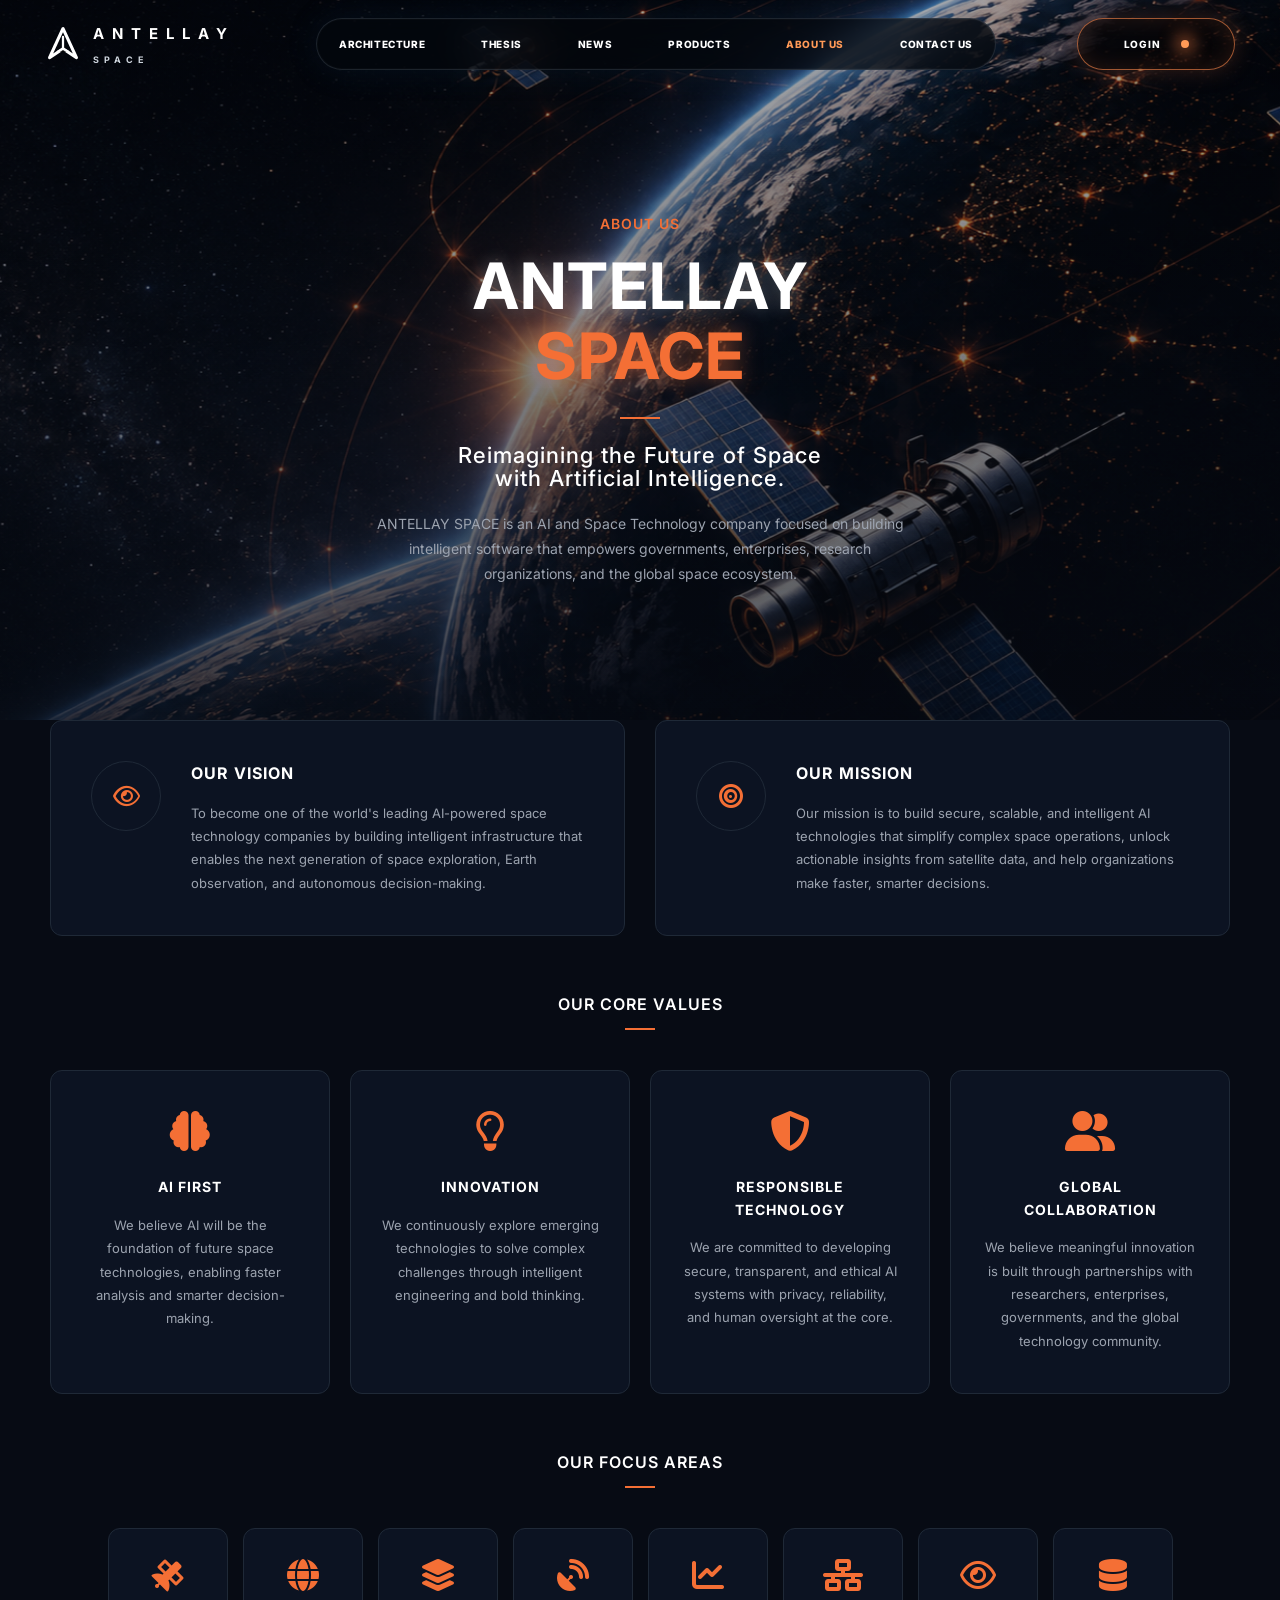
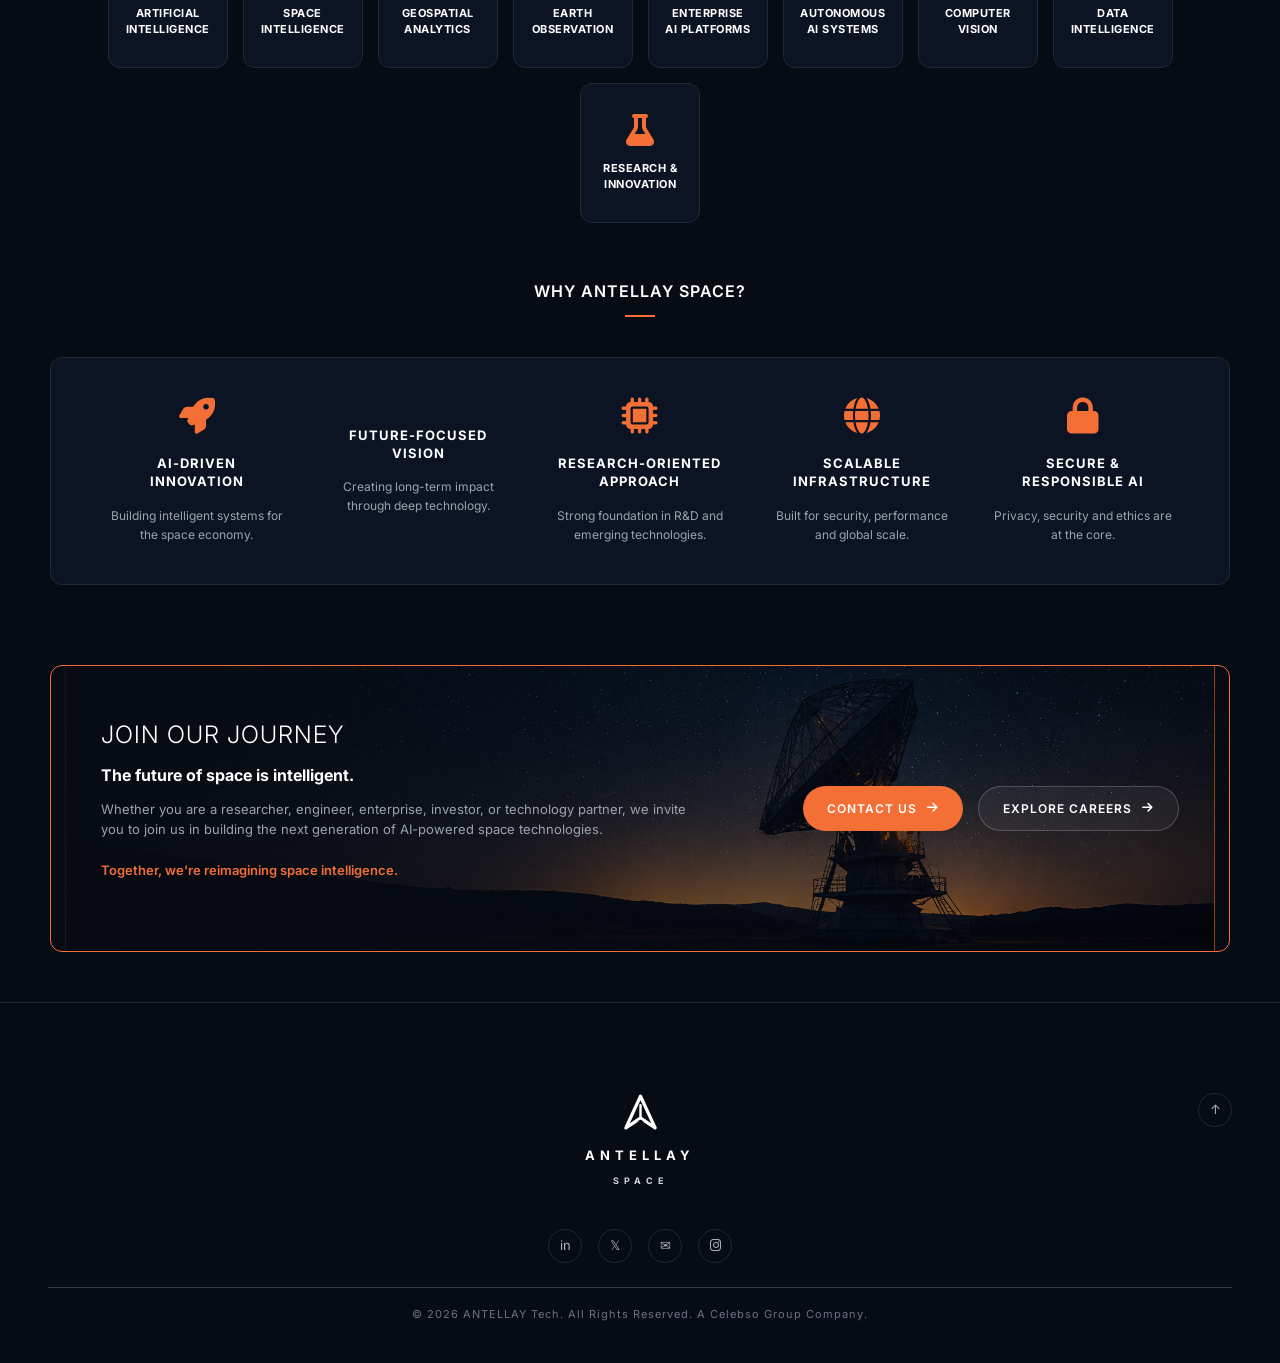
<file: about.html>
<!DOCTYPE html>

<html lang="en">

<head>
    
<meta charset="UTF-8">
    
<meta name="viewport" content="width=device-width, initial-scale=1.0">
    
<title>
Antellay Space - About Us
</title>
    
<link rel="preconnect" href="https://fonts.googleapis.com">
    
<link rel="preconnect" href="https://fonts.gstatic.com" crossorigin>
    
<link href="https://fonts.googleapis.com/css2?family=Inter:wght@300;400;500;600;700&display=swap" rel="stylesheet">
    
<link rel="stylesheet" href="https://cdnjs.cloudflare.com/ajax/libs/font-awesome/6.4.0/css/all.min.css">
    
<link rel="stylesheet" href="css/style.css">
    
<style>
        :root {
            --bg-color: #070B14;
            --card-bg: #0C1322;
            --card-border: #1F2937;
            --accent-color: #F46F35;
            --text-main: #FFFFFF;
            --text-muted: #9CA3AF;
            --font-main: 'Inter', sans-serif;
        }
        * {
            margin: 0;
            padding: 0;
            box-sizing: border-box;
        }
        body {
            font-family: var(--font-main);
            background: var(--bg-color);
            color: var(--text-main);
            line-height: 1.6;
            overflow-x: hidden;
        }
        .nav a.active {
            color: var(--orange2);
        }
        /* ----- HERO SECTION ----- */        .hero {
            position: relative;
            padding: 180px 50px 100px 50px;
            min-height: 80vh;
            display: flex;
            align-items: center;
            justify-content: center;
            text-align: center;
            overflow: hidden;
        }
        .hero::before {
            content: '';
            position: absolute;
            inset: -100px;
            background: url('assets/images/ChatGPT Image Aug 6, 2026, 01_37_51 PM.png') no-repeat center center/cover;
            z-index: 0;
            will-change: transform;
            animation: heroShrink 14s ease-in-out infinite alternate;
        }
        .hero::after {
            content: '';
            position: absolute;
            inset: 0;
            background: linear-gradient(180deg, rgba(7, 11, 20, 0.35) 0%, rgba(7, 11, 20, 0.7) 100%);
            z-index: 1;
        }
        @keyframes heroFloat {
            from {
 transform: scale(1.05) translate3d(0, 0, 0);
 }
            to {
 transform: scale(1.1) translate3d(-70px, 25px, 0);
 }
        }
        @keyframes heroShrink {

      from {
 transform: scale(1.08) translate3d(0, 0, 0);
 }

      to {
 transform: scale(1) translate3d(-60px, 25px, 0);
 }

    }
            
        .hero-content {
            max-width: 640px;
            position: relative;
            z-index: 2;
            margin: 0 auto;
        }
        .hero-subtitle {
            color: var(--accent-color);
            font-weight: 600;
            font-size: 14px;
            text-transform: uppercase;
            letter-spacing: 1px;
            margin-bottom: 15px;
        }
        .hero-title {
            font-size: 64px;
            font-weight: 700;
            line-height: 1.1;
            margin-bottom: 20px;
            letter-spacing: 1px;
        }
        .hero-title .highlight {
            color: var(--accent-color);
            display: block;
        }
        .hero-divider {
            width: 40px;
            height: 2px;
            background-color: var(--accent-color);
            margin: 25px auto;
        }
        .hero-headline {
            font-size: 22px;
            font-weight: 500;
            margin-bottom: 20px;
        }
        .hero-desc {
            color: var(--text-muted);
            font-size: 14px;
            line-height: 1.8;
            max-width: 540px;
            margin: 0 auto;
        }
        /* ----- SECTION TITLES ----- */        .section-title {
            text-align: center;
            font-size: 16px;
            font-weight: 600;
            text-transform: uppercase;
            letter-spacing: 1px;
            margin: 60px 0 40px 0;
        }
        .section-title::after {
            content: '';
            display: block;
            width: 30px;
            height: 2px;
            background: var(--accent-color);
            margin: 15px auto 0 auto;
        }
        /* ----- VISION & MISSION ----- */        .vision-mission {
            display: flex;
            gap: 30px;
            padding: 0 50px;
            margin-bottom: 60px;
        }
        .vm-card {
            background: var(--card-bg);
            border: 1px solid var(--card-border);
            border-radius: 12px;
            padding: 40px;
            flex: 1;
            display: flex;
            align-items: flex-start;
            gap: 30px;
        }
        .icon-circle {
            width: 70px;
            height: 70px;
            border: 1px solid var(--card-border);
            border-radius: 50%;
            display: flex;
            justify-content: center;
            align-items: center;
            flex-shrink: 0;
        }
        .icon-circle i {
            color: var(--accent-color);
            font-size: 24px;
        }
        .vm-content h3 {
            font-size: 16px;
            margin-bottom: 15px;
            letter-spacing: 1px;
        }
        .vm-content p {
            color: var(--text-muted);
            font-size: 13px;
            line-height: 1.8;
        }
        /* ----- CORE VALUES ----- */        .core-values-grid {
            display: grid;
            grid-template-columns: repeat(4, 1fr);
            gap: 20px;
            padding: 0 50px;
            margin-bottom: 60px;
        }
        .value-card {
            background: var(--card-bg);
            border: 1px solid var(--card-border);
            border-radius: 12px;
            padding: 40px 30px;
            text-align: center;
        }
        .value-card i {
            color: var(--accent-color);
            font-size: 40px;
            margin-bottom: 25px;
        }
        .value-card h3 {
            font-size: 14px;
            margin-bottom: 15px;
            letter-spacing: 1px;
        }
        .value-card p {
            color: var(--text-muted);
            font-size: 13px;
            line-height: 1.8;
        }
        /* ----- FOCUS AREAS ----- */        .focus-areas-grid {
            display: flex;
            justify-content: center;
            gap: 15px;
            padding: 0 50px;
            flex-wrap: wrap;
            margin-bottom: 60px;
        }
        .focus-item {
            background: var(--card-bg);
            border: 1px solid var(--card-border);
            border-radius: 12px;
            padding: 30px 15px;
            text-align: center;
            width: calc(11.11% - 15px);
            min-width: 120px;
        }
        .focus-item i {
            color: var(--accent-color);
            font-size: 32px;
            margin-bottom: 15px;
        }
        .focus-item h4 {
            font-size: 11px;
            color: var(--text-main);
            text-transform: uppercase;
            letter-spacing: 0.5px;
            line-height: 1.4;
        }
        /* ----- WHY ANTELLAY ----- */        .why-us-grid {
            display: grid;
            grid-template-columns: repeat(5, 1fr);
            gap: 30px;
            padding: 40px 50px;
            margin: 0 50px 80px 50px;
            background: var(--card-bg);
            border: 1px solid var(--card-border);
            border-radius: 12px;
        }
        .why-item {
            text-align: center;
        }
        .why-item i {
            color: var(--accent-color);
            font-size: 36px;
            margin-bottom: 20px;
        }
        .why-item h3 {
            font-size: 13px;
            margin-bottom: 15px;
            letter-spacing: 1px;
            line-height: 1.4;
        }
        .why-item p {
            color: var(--text-muted);
            font-size: 12px;
            line-height: 1.6;
        }
        /* ----- JOIN OUR JOURNEY ----- */        .join-journey {
            margin: 0 50px 50px 50px;
            background: linear-gradient(90deg, rgba(7, 11, 20, 0.9) 0%, rgba(7, 11, 20, 0.4) 100%),                        url('assets/images/ChatGPT Image Aug 8, 2026, 03_21_21 PM.png') no-repeat center/cover;
            border: 1px solid var(--accent-color);
            border-radius: 12px;
            padding: 50px;
            display: flex;
            justify-content: space-between;
            align-items: center;
        }
        .join-content {
            max-width: 600px;
        }
        .join-content h2 {
            font-size: 24px;
            margin-bottom: 15px;
        }
        .join-content h3 {
            font-size: 16px;
            margin-bottom: 10px;
        }
        .join-content p {
            color: var(--text-muted);
            font-size: 13px;
            line-height: 1.6;
            margin-bottom: 20px;
        }
        .join-content .highlight-text {
            color: var(--accent-color);
            font-size: 13px;
            font-weight: 600;
        }
        .join-actions {
            display: flex;
            gap: 15px;
        }
        .btn-solid {
            background: var(--accent-color);
            color: #fff;
            border: none;
            padding: 12px 24px;
            border-radius: 30px;
            font-size: 12px;
            font-weight: 600;
            cursor: pointer;
            text-transform: uppercase;
            letter-spacing: 1px;
            display: flex;
            align-items: center;
            gap: 10px;
        }
        .btn-dark-outline {
            background: rgba(255,255,255,0.05);
            color: #fff;
            border: 1px solid rgba(255,255,255,0.2);
            padding: 12px 24px;
            border-radius: 30px;
            font-size: 12px;
            font-weight: 600;
            cursor: pointer;
            text-transform: uppercase;
            letter-spacing: 1px;
            display: flex;
            align-items: center;
            gap: 10px;
        }
        @media (max-width: 980px) {
            .vision-mission {
 flex-direction: column;
 }
            .core-values-grid {
 grid-template-columns: repeat(2, 1fr);
 }
            .why-us-grid {
 grid-template-columns: repeat(2, 1fr);
 }
            .join-journey {
 flex-direction: column;
 align-items: flex-start;
 gap: 30px;
 }
        }
        @media (max-width: 680px) {
            .hero {
 padding: 120px 20px 60px 20px;
 }
            .vision-mission, .core-values-grid, .focus-areas-grid {
                padding-left: 20px;
                padding-right: 20px;
            }
            .hero-title {
 font-size: clamp(28px, 8.5vw, 40px);
 letter-spacing: 2px;
 }
            .hero-headline {
 font-size: 17px;
 }
            .hero-desc {
                font-size: 13px;
            }
            .value-card {
 padding: 26px 20px;
 }
            .vm-card {
 flex-direction: column;
 align-items: flex-start;
 gap: 20px;
 padding: 28px 22px;
 }
            .core-values-grid {
 grid-template-columns: 1fr;
 }
            .value-card {
 padding: 30px 22px;
 }
            .focus-areas-grid {
 gap: 12px;
 }
            .focus-item {
 width: calc(50% - 6px);
 min-width: 0;
 padding: 24px 10px;
 }
            .why-us-grid {
                grid-template-columns: 1fr;
                gap: 24px;
                padding: 28px 18px;
                margin: 0 20px 40px 20px;
            }
            .join-journey {
                flex-direction: column;
                align-items: flex-start;
                gap: 22px;
                padding: 30px 22px;
                margin: 0 20px 40px 20px;
            }
            .join-actions {
 flex-direction: column;
 align-items: stretch;
 width: 100%;
 }
            .btn-solid, .btn-dark-outline {
 justify-content: center;
 }
        }
        /* Scroll Reveal Animations */        .reveal {
            opacity: 0;
            transform: translateY(30px);
            transition: opacity .7s cubic-bezier(.2, .6, .2, 1), transform .7s cubic-bezier(.2, .6, .2, 1);
        }
        .reveal.is-visible {
            opacity: 1;
            transform: none;
        }
        .vm-card:nth-child(2) {
 transition-delay: .1s;
 }
        .value-card:nth-child(2) {
 transition-delay: .1s;
 }
        .value-card:nth-child(3) {
 transition-delay: .2s;
 }
        .value-card:nth-child(4) {
 transition-delay: .3s;
 }
        .focus-item:nth-child(2), .why-item:nth-child(2) {
 transition-delay: .08s;
 }
        .focus-item:nth-child(3), .why-item:nth-child(3) {
 transition-delay: .16s;
 }
        .focus-item:nth-child(4), .why-item:nth-child(4) {
 transition-delay: .24s;
 }
        .focus-item:nth-child(5), .why-item:nth-child(5) {
 transition-delay: .32s;
 }
        .focus-item:nth-child(6) {
 transition-delay: .40s;
 }
        .focus-item:nth-child(7) {
 transition-delay: .48s;
 }
        .focus-item:nth-child(8) {
 transition-delay: .56s;
 }
        .focus-item:nth-child(9) {
 transition-delay: .64s;
 }
    
</style>

</head>

<body>
    
<header class="site-header">
        
<a class="brand" href="index.html">
            
<svg class="mark" viewBox="0 0 48 48" aria-hidden="true">
                
<path d="M24 4 6 43l18-12 18 12L24 4Z" fill="none" stroke="#fff" stroke-width="4" stroke-linejoin="round"/>
                
<path d="M24 15v16M17 35l7-4 7 4" stroke="#fff" stroke-width="3" stroke-linecap="round"/>
            
</svg>
            
<span>

<span class="brand-name">
ANTELLAY
</span>

<span class="brand-sub">
SPACE
</span>

</span>
        
</a>
        
<nav class="nav" aria-label="Primary">
            
<a href="architecture.html">
Architecture
</a>
            
<a href="thesis.html">
Thesis
</a>
            
<a href="news.html">
News
</a>
        
<a href="product.html">
Products
</a>
            
<a href="about.html" class="active">
About Us
</a>
            
<a href="contact.html">
Contact Us
</a>
        
</nav>
        
<a class="contact" href="login.html">
Login
</a>
        
<button class="menu-toggle" type="button" aria-label="Toggle navigation" aria-expanded="false">
            
<span>

</span>

<span>

</span>

<span>

</span>
        
</button>
    
</header>
    
<!-- Mobile Menu -->
    
<div class="mobile-menu" id="mobile-menu">
        
<a href="architecture.html">
Architecture
</a>
        
<a href="thesis.html">
Thesis
</a>
        
<a href="news.html">
News
</a>
        
<a href="product.html">
Products
</a>
        
<a href="about.html" class="active">
About Us
</a>
        
<a href="contact.html">
Contact Us
</a>
    
</div>
    
<main>
        
<section class="hero reveal">
            
<div class="hero-content">
                
<div class="hero-subtitle">
ABOUT US
</div>
                
<h1 class="hero-title">
ANTELLAY 
<span class="highlight">
SPACE
</span>

</h1>
                
<div class="hero-divider">

</div>
                
<h2 class="hero-headline">
Reimagining the Future of Space
<br>
with Artificial Intelligence.
</h2>
                
<p class="hero-desc">
ANTELLAY SPACE is an AI and Space Technology company focused on building intelligent software that empowers governments, enterprises, research organizations, and the global space ecosystem.
</p>
            
</div>
        
</section>
        
<section class="vision-mission">
            
<div class="vm-card reveal">
                
<div class="icon-circle">
                    
<i class="fa-regular fa-eye">

</i>
                
</div>
                
<div class="vm-content">
                    
<h3>
OUR VISION
</h3>
                    
<p>
To become one of the world's leading AI-powered space technology companies by building intelligent infrastructure that enables the next generation of space exploration, Earth observation, and autonomous decision-making.
</p>
                
</div>
            
</div>
            
<div class="vm-card reveal">
                
<div class="icon-circle">
                    
<i class="fa-solid fa-bullseye">

</i>
                
</div>
                
<div class="vm-content">
                    
<h3>
OUR MISSION
</h3>
                    
<p>
Our mission is to build secure, scalable, and intelligent AI technologies that simplify complex space operations, unlock actionable insights from satellite data, and help organizations make faster, smarter decisions.
</p>
                
</div>
            
</div>
        
</section>
        
<h2 class="section-title reveal">
OUR CORE VALUES
</h2>
        
<section class="core-values-grid">
            
<div class="value-card reveal">
                
<i class="fa-solid fa-brain">

</i>
                
<h3>
AI FIRST
</h3>
                
<p>
We believe AI will be the foundation of future space technologies, enabling faster analysis and smarter decision-making.
</p>
            
</div>
            
<div class="value-card reveal">
                
<i class="fa-regular fa-lightbulb">

</i>
                
<h3>
INNOVATION
</h3>
                
<p>
We continuously explore emerging technologies to solve complex challenges through intelligent engineering and bold thinking.
</p>
            
</div>
            
<div class="value-card reveal">
                
<i class="fa-solid fa-shield-halved">

</i>
                
<h3>
RESPONSIBLE
<br>
TECHNOLOGY
</h3>
                
<p>
We are committed to developing secure, transparent, and ethical AI systems with privacy, reliability, and human oversight at the core.
</p>
            
</div>
            
<div class="value-card reveal">
                
<i class="fa-solid fa-user-group">

</i>
                
<h3>
GLOBAL
<br>
COLLABORATION
</h3>
                
<p>
We believe meaningful innovation is built through partnerships with researchers, enterprises, governments, and the global technology community.
</p>
            
</div>
        
</section>
        
<h2 class="section-title reveal">
OUR FOCUS AREAS
</h2>
        
<section class="focus-areas-grid">
            
<div class="focus-item reveal">
                
<i class="fa-solid fa-satellite">

</i>
                
<h4>
ARTIFICIAL
<br>
INTELLIGENCE
</h4>
            
</div>
            
<div class="focus-item reveal">
                
<i class="fa-solid fa-globe">

</i>
                
<h4>
SPACE
<br>
INTELLIGENCE
</h4>
            
</div>
            
<div class="focus-item reveal">
                
<i class="fa-solid fa-layer-group">

</i>
                
<h4>
GEOSPATIAL
<br>
ANALYTICS
</h4>
            
</div>
            
<div class="focus-item reveal">
                
<i class="fa-solid fa-satellite-dish">

</i>
                
<h4>
EARTH
<br>
OBSERVATION
</h4>
            
</div>
            
<div class="focus-item reveal">
                
<i class="fa-solid fa-chart-line">

</i>
                
<h4>
ENTERPRISE
<br>
AI PLATFORMS
</h4>
            
</div>
            
<div class="focus-item reveal">
                
<i class="fa-solid fa-network-wired">

</i>
                
<h4>
AUTONOMOUS
<br>
AI SYSTEMS
</h4>
            
</div>
            
<div class="focus-item reveal">
                
<i class="fa-regular fa-eye">

</i>
                
<h4>
COMPUTER
<br>
VISION
</h4>
            
</div>
            
<div class="focus-item reveal">
                
<i class="fa-solid fa-database">

</i>
                
<h4>
DATA
<br>
INTELLIGENCE
</h4>
            
</div>
            
<div class="focus-item reveal">
                
<i class="fa-solid fa-flask">

</i>
                
<h4>
RESEARCH &
<br>
INNOVATION
</h4>
            
</div>
        
</section>
        
<h2 class="section-title reveal">
WHY ANTELLAY SPACE?
</h2>
        
<section class="why-us-grid">
            
<div class="why-item reveal">
                
<i class="fa-solid fa-rocket">

</i>
                
<h3>
AI-DRIVEN
<br>
INNOVATION
</h3>
                
<p>
Building intelligent systems for the space economy.
</p>
            
</div>
            
<div class="why-item reveal">
                
<i class="fa-solid fa-shield-check">

</i>
                
<h3>
FUTURE-FOCUSED
<br>
VISION
</h3>
                
<p>
Creating long-term impact through deep technology.
</p>
            
</div>
            
<div class="why-item reveal">
                
<i class="fa-solid fa-microchip">

</i>
                
<h3>
RESEARCH-ORIENTED
<br>
APPROACH
</h3>
                
<p>
Strong foundation in R&D and emerging technologies.
</p>
            
</div>
            
<div class="why-item reveal">
                
<i class="fa-solid fa-globe">

</i>
                
<h3>
SCALABLE
<br>
INFRASTRUCTURE
</h3>
                
<p>
Built for security, performance and global scale.
</p>
            
</div>
            
<div class="why-item reveal">
                
<i class="fa-solid fa-lock">

</i>
                
<h3>
SECURE &
<br>
RESPONSIBLE AI
</h3>
                
<p>
Privacy, security and ethics are at the core.
</p>
            
</div>
        
</section>
        
<section class="join-journey reveal">
            
<div class="join-content">
                
<h2>
JOIN OUR JOURNEY
</h2>
                
<h3>
The future of space is intelligent.
</h3>
                
<p>
Whether you are a researcher, engineer, enterprise, investor, or technology partner, we invite you to join us in building the next generation of AI-powered space technologies.
</p>
                
<p class="highlight-text">
Together, we're reimagining space intelligence.
</p>
            
</div>
            
<div class="join-actions">
                
<a class="btn-solid" href="contact.html">
CONTACT US 
<i class="fa-solid fa-arrow-right">

</i>

</a>
                
<a class="btn-dark-outline" href="index.html#contact">
EXPLORE CAREERS 
<i class="fa-solid fa-arrow-right">

</i>

</a>
            
</div>
        
</section>
    
</main>
    
<!-- Footer -->
    
<footer class="page">
        
<video class="footer-video" autoplay muted loop playsinline disablepictureinpicture src="assets/videos/WhatsApp Video 2026-08-11 at 12.12.58 PM.mp4"></video>
        
<div class="footer-top">
            
<div class="footer-center">
                
<div class="socials">
                
<a href="https://www.linkedin.com/company/a-n-t-e-l-l-a-y-space/posts/?feedView=all" target="_blank" aria-label="LinkedIn">
in
</a>
                
<a href="#" aria-label="Twitter">
&#120143;
</a>
                
<a href="#" aria-label="Mail">
&#9993;
</a>
                
<a href="https://www.instagram.com/antellay.tech?igsh=NDBoa3NoMjZ2Ynk3" target="_blank" aria-label="Instagram">
<i class="fa-brands fa-instagram"></i>
</a>
            
</div>
            
<a class="brand" href="index.html">
                
<svg class="mark" viewBox="0 0 48 48" aria-hidden="true">

<path d="M24 4 6 43l18-12 18 12L24 4Z" fill="none" stroke="#fff" stroke-width="4" stroke-linejoin="round"/>

<path d="M24 15v16M17 35l7-4 7 4" stroke="#fff" stroke-width="3" stroke-linecap="round"/>

</svg>
                
<span>

<span class="brand-name">
ANTELLAY
</span>

<span class="brand-sub">
SPACE
</span>

</span>
            
</a>
            
</div>
            
<a href="#" class="to-top" aria-label="Back to top">
&#8593;
</a>
        
</div>
        
<div class="copyright">
&copy; 2026 ANTELLAY Tech. All Rights Reserved. A Celebso Group Company.
</div>
    
</footer>
    
<script>
        const menuToggle = document.querySelector(".menu-toggle");        const mobileMenu = document.querySelector("#mobile-menu");        if (menuToggle && mobileMenu) {            menuToggle.addEventListener("click", () =>
 {                const isOpen = mobileMenu.classList.toggle("open");                menuToggle.setAttribute("aria-expanded", String(isOpen));            });            mobileMenu.querySelectorAll("a").forEach((link) =>
 {                link.addEventListener("click", () =>
 {                    mobileMenu.classList.remove("open");                    menuToggle.setAttribute("aria-expanded", "false");                });            });        }        const revealItems = document.querySelectorAll(".reveal");        const revealObserver = new IntersectionObserver((entries) =>
 {            entries.forEach((entry) =>
 {                if (entry.isIntersecting) {                    entry.target.classList.add("is-visible");                    revealObserver.unobserve(entry.target);                }            });        }, { threshold: 0.1, rootMargin: "0px 0px -40px 0px" });        revealItems.forEach((item) =>
 revealObserver.observe(item));    
</script>

</body>

</html>
</file>
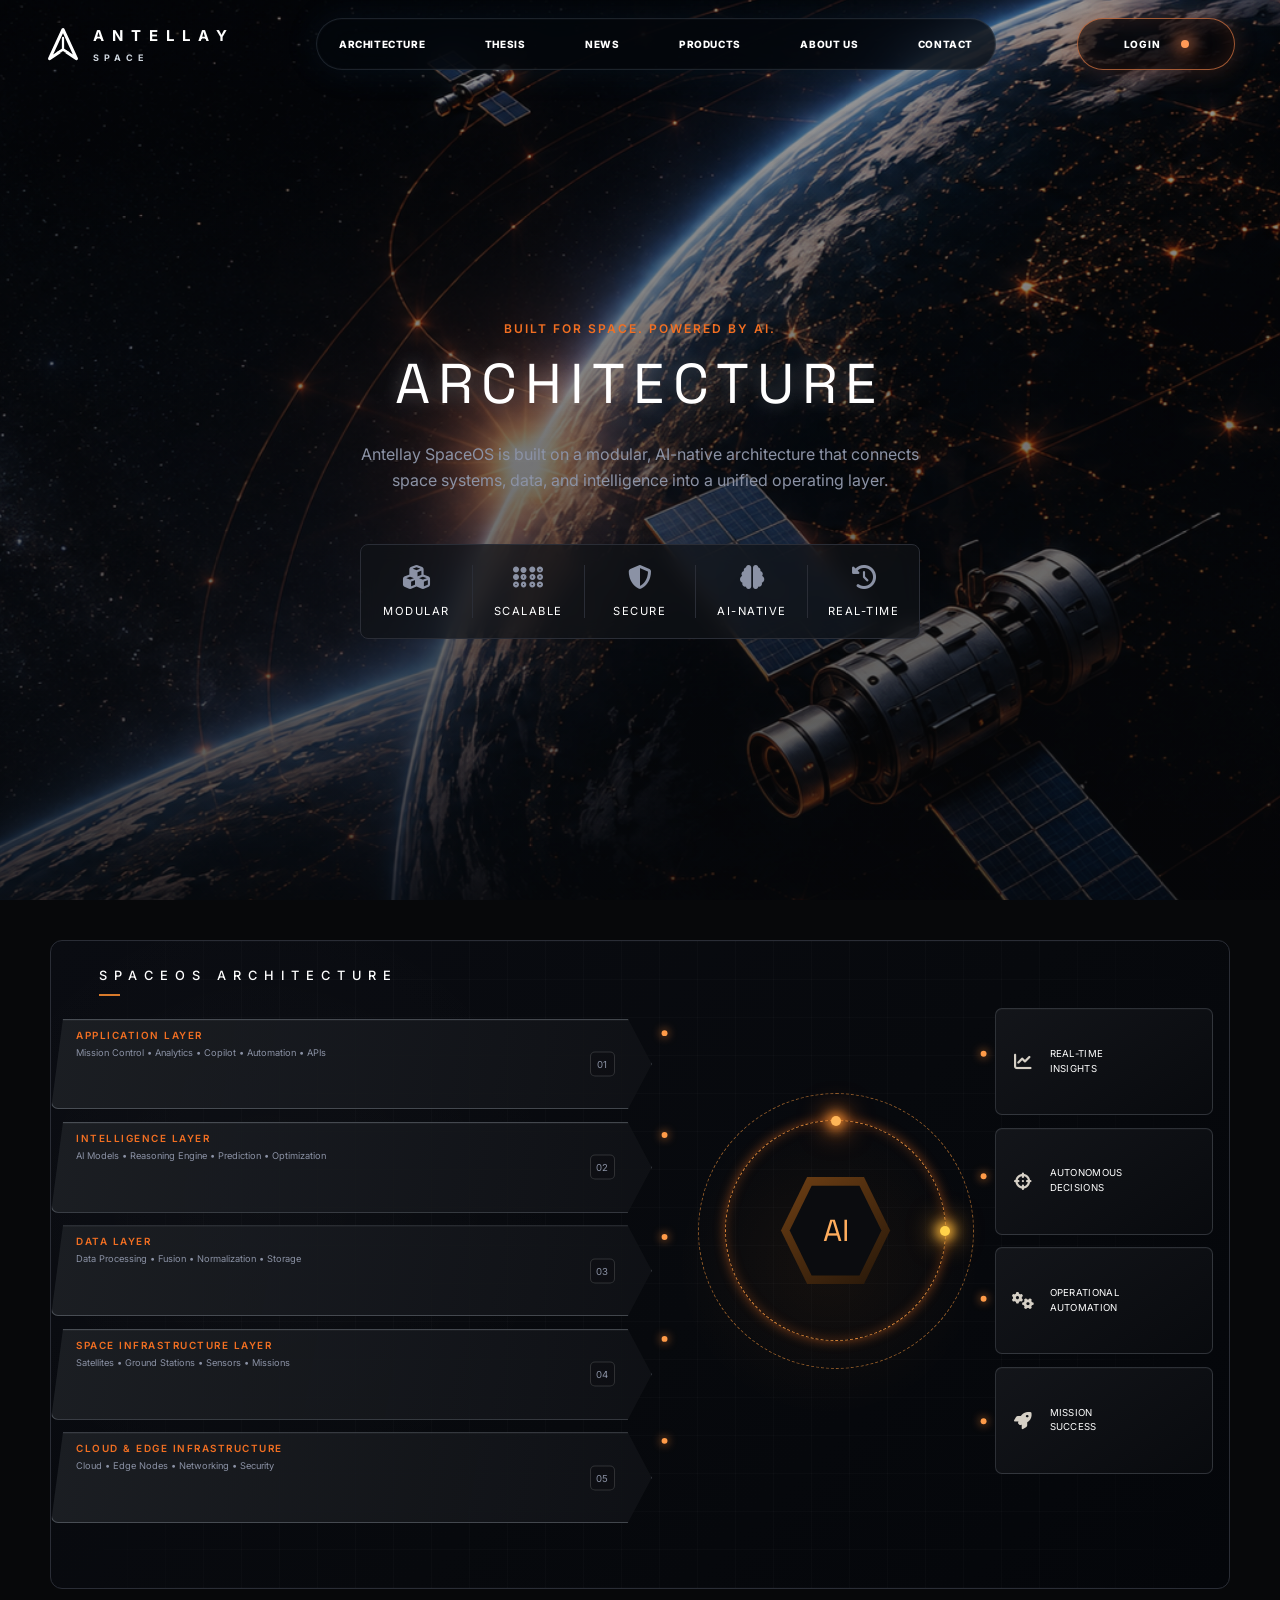
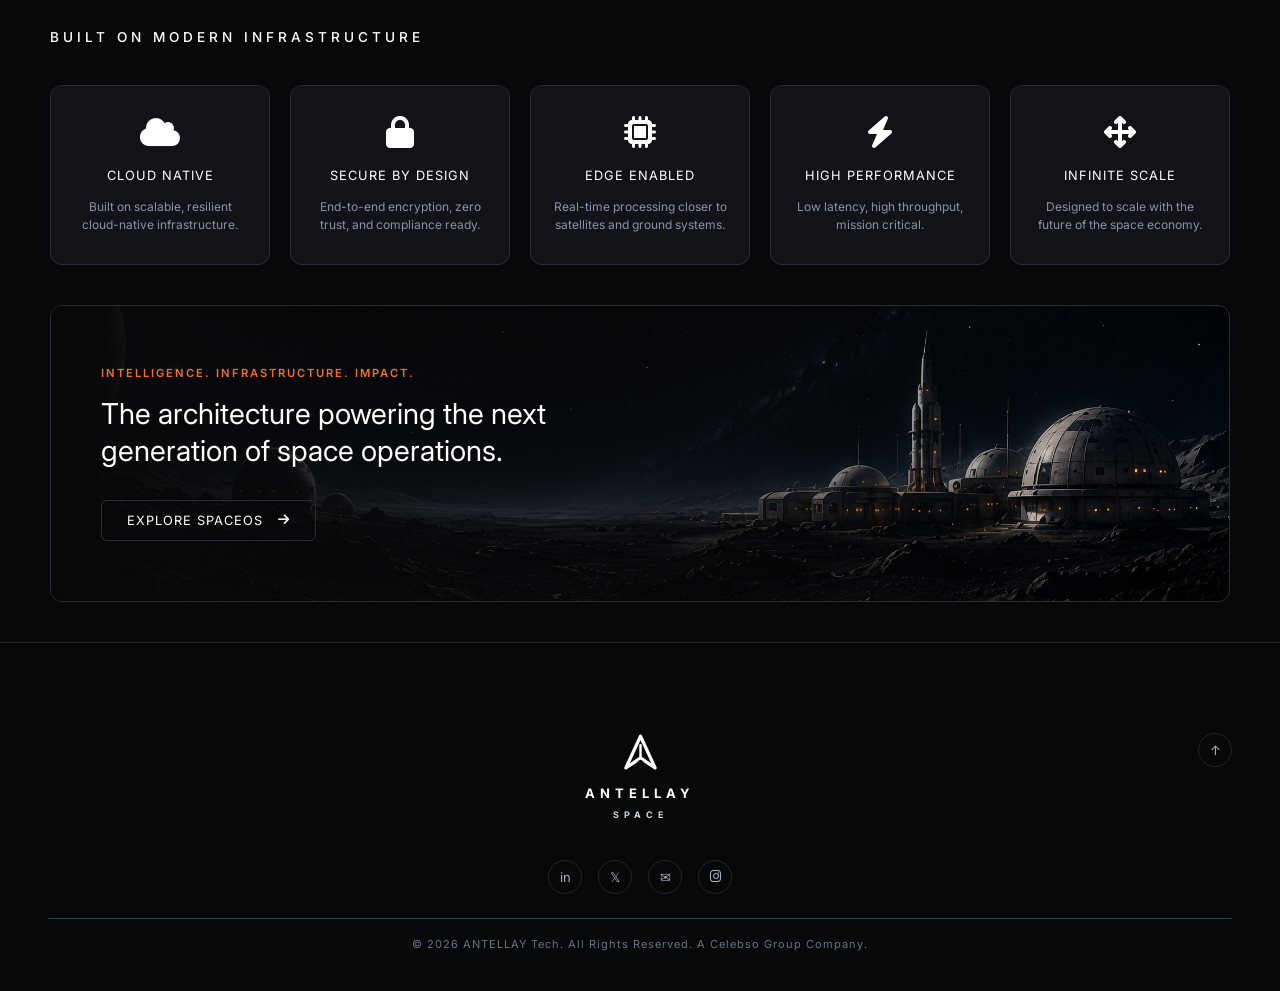
<file: architecture.html>
<!DOCTYPE html>

<html lang="en">

<head>
    
<meta charset="UTF-8">
    
<meta name="viewport" content="width=device-width, initial-scale=1.0">
    
<title>
Architecture | Antellay Space
</title>
    
<link rel="stylesheet" href="https://cdnjs.cloudflare.com/ajax/libs/font-awesome/6.4.0/css/all.min.css">
    
<link href="https://fonts.googleapis.com/css2?family=Inter:wght@300;400;500;600;700&family=Space+Grotesk:wght@400;500;600;700&display=swap" rel="stylesheet">
    
<link rel="stylesheet" href="css/style.css">
    
<style>
        :root {
            --bg-dark: #07080a;
            --bg-panel: #111318;
            --bg-card: #15181e;
            --accent-orange: #f26f22;
            --text-main: #ffffff;
            --text-muted: #8b92a5;
            --border-color: #2a2d36;
            --border-light: rgba(255, 255, 255, 0.05);
        }
        * {
            margin: 0;
            padding: 0;
            box-sizing: border-box;
        }
        body {
            font-family: 'Inter', sans-serif;
            background-color: var(--bg-dark);
            color: var(--text-main);
            display: flex;
            min-height: 100vh;
            overflow-x: hidden;
            scroll-behavior: smooth;
        }
        html {
            scroll-behavior: smooth;
        }
        /* ----- LOAD & SCROLL ANIMATIONS ----- */        .hero {
            animation: pageIn 0.9s ease-out both;
        }
        .hero-content >
 * {
            animation: riseIn 0.7s ease-out both;
        }
        .hero-content >
 *:nth-child(1) {
 animation-delay: 0.1s;
 }
        .hero-content >
 *:nth-child(2) {
 animation-delay: 0.2s;
 }
        .hero-content >
 *:nth-child(3) {
 animation-delay: 0.32s;
 }
        .hero-content >
 *:nth-child(4) {
 animation-delay: 0.44s;
 }
        @keyframes pageIn {
            from {
 opacity: 0;
 }
            to {
 opacity: 1;
 }
        }
        @keyframes riseIn {
            from {
 opacity: 0;
 transform: translateY(26px);
 }
            to {
 opacity: 1;
 transform: translateY(0);
 }
        }
        .reveal {
            opacity: 0;
            transform: translateY(34px);
            transition: opacity 0.7s ease, transform 0.7s ease;
        }
        .reveal.in-view {
            opacity: 1;
            transform: translateY(0);
        }
        /* ----- MAIN CONTENT ----- */        .main-content {
            width: 100%;
            display: flex;
            flex-direction: column;
            position: relative;
        }
        .main-content .site-header {
            left: 50%;
        }
        /* ----- HERO SECTION ----- */        .hero {
            padding: 140px 50px 80px 50px;
            position: relative;
            overflow: hidden;
            display: flex;
            flex-direction: column;
            align-items: center;
            justify-content: center;
            text-align: center;
        }
        .hero::before {
            content: '';
            position: absolute;
            inset: -100px;
            background: url('assets/images/ChatGPT Image Aug 6, 2026, 01_37_51 PM.png') no-repeat center center/cover;
            z-index: 0;
            will-change: transform;
            animation: heroShrink 14s ease-in-out infinite alternate;
        }
        .hero::after {
            content: '';
            position: absolute;
            top: 0;
 left: 0;
 right: 0;
 bottom: 0;
            background: linear-gradient(180deg, rgba(7,8,10,0.4) 0%, rgba(7,8,10,0.7) 100%);
            z-index: 1;
        }
        @keyframes heroFloat {
            from {
 transform: scale(1.05) translate3d(0, 0, 0);
 }
            to {
 transform: scale(1.1) translate3d(-70px, 25px, 0);
 }
        }
        @keyframes heroShrink {

      from {
 transform: scale(1.08) translate3d(0, 0, 0);
 }

      to {
 transform: scale(1) translate3d(-60px, 25px, 0);
 }

    }
            
        .hero-content {
            position: relative;
            z-index: 2;
            max-width: 720px;
            margin: 0 auto;
        }
        .subtitle {
            color: var(--accent-orange);
            font-size: 0.75rem;
            letter-spacing: 2px;
            font-weight: 600;
            margin-bottom: 15px;
            text-transform: uppercase;
        }
        .hero h1 {
            font-family: 'Space Grotesk', sans-serif;
            font-size: 3.5rem;
            font-weight: 400;
            letter-spacing: 8px;
            margin-bottom: 25px;
        }
        .hero p {
            color: var(--text-muted);
            font-size: 1rem;
            line-height: 1.6;
            max-width: 560px;
            margin: 0 auto 50px;
        }
        /* ----- FEATURES BAR ----- */        .features-bar {
            position: relative;
            z-index: 2;
            display: flex;
            background: rgba(17, 19, 24, 0.7);
            backdrop-filter: blur(10px);
            border: 1px solid var(--border-color);
            border-radius: 8px;
            max-width: 900px;
            width: 100%;
            padding: 20px 0;
        }
        .feature-item {
            flex: 1;
            display: flex;
            flex-direction: column;
            align-items: center;
            justify-content: center;
            gap: 15px;
            border-right: 1px solid var(--border-color);
        }
        .feature-item:last-child {
            border-right: none;
        }
        .feature-item i {
            font-size: 1.5rem;
            color: var(--text-muted);
        }
        .feature-item span {
            font-size: 0.7rem;
            letter-spacing: 1.5px;
            color: var(--text-main);
        }
        /* ----- SECTION WRAPPER ----- */        .section-wrapper {
            padding: 40px 50px;
            background-color: var(--bg-dark);
            position: relative;
            z-index: 3;
        }
        .section-title {
            font-size: 0.85rem;
            letter-spacing: 4px;
            color: var(--text-main);
            margin-bottom: 40px;
            font-weight: 500;
        }
        /* ----- ARCHITECTURE DIAGRAM ----- */        .architecture-container {
            position: relative;
            width: 100%;
            aspect-ratio: 802 / 441;
            min-height: 460px;
            background:                radial-gradient(circle at 66% 50%, rgba(255,145,40,0.06), transparent 18%),                radial-gradient(circle at 18% 40%, rgba(255,255,255,0.02), transparent 30%),                linear-gradient(135deg, #0a0c12, #07090d 55%, #04060a);
            border: 1px solid var(--border-color);
            border-radius: 12px;
            overflow: hidden;
            margin-bottom: 40px;
        }
        .architecture-container::before {
            content: "";
            position: absolute;
            inset: 0;
            background-image:                linear-gradient(rgba(255,255,255,0.018) 1px, transparent 1px),                linear-gradient(90deg, rgba(255,255,255,0.018) 1px, transparent 1px);
            background-size: 38px 38px;
            -webkit-mask-image: linear-gradient(to right, transparent, #000 15%, #000 85%, transparent);
            mask-image: linear-gradient(to right, transparent, #000 15%, #000 85%, transparent);
            pointer-events: none;
            z-index: 1;
            animation: gridDrift 18s linear infinite;
        }
        @keyframes gridDrift {
            from {
 background-position: 0 0, 0 0;
 }
            to {
 background-position: 38px 38px, 38px 38px;
 }
        }
        .starfield {
            position: absolute;
            inset: 0;
            z-index: 1;
            pointer-events: none;
            overflow: hidden;
        }
        .starfield i {
            position: absolute;
            width: 2px;
            height: 2px;
            border-radius: 50%;
            background: #ffbd5a;
            opacity: 0;
            animation: star 6s ease-in-out infinite;
        }
        .starfield i:nth-child(1) {
 left: 12%;
 top: 70%;
 }
        .starfield i:nth-child(2) {
 left: 22%;
 top: 30%;
 animation-delay: 1s;
 }
        .starfield i:nth-child(3) {
 left: 42%;
 top: 12%;
 animation-delay: 2s;
 }
        .starfield i:nth-child(4) {
 left: 35%;
 top: 85%;
 animation-delay: 0.5s;
 }
        .starfield i:nth-child(5) {
 left: 68%;
 top: 15%;
 animation-delay: 1.5s;
 }
        .starfield i:nth-child(6) {
 left: 55%;
 top: 60%;
 animation-delay: 2.5s;
 }
        .starfield i:nth-child(7) {
 left: 85%;
 top: 25%;
 animation-delay: 0.8s;
 }
        .starfield i:nth-child(8) {
 left: 90%;
 top: 70%;
 animation-delay: 1.8s;
 }
        .starfield i:nth-child(9) {
 left: 74%;
 top: 88%;
 animation-delay: 3s;
 }
        .starfield i:nth-child(10) {
 left: 8%;
 top: 62%;
 animation-delay: 2.2s;
 }
        @keyframes star {
            0% {
 opacity: 0;
 transform: translateY(0);
 }
            20% {
 opacity: 0.9;
 }
            100% {
 opacity: 0;
 transform: translateY(-40px);
 }
        }
        .diagram-grid {
            position: relative;
            width: 100%;
            height: 100%;
            z-index: 2;
        }
        .diagram-title {
            position: absolute;
            left: 4.1%;
            top: 4.2%;
            font-size: 0.8rem;
            letter-spacing: 7px;
            font-weight: 500;
            color: var(--text-main);
            z-index: 4;
            animation: titleIn 0.8s ease-out both;
        }
        @keyframes titleIn {
            from {
 opacity: 0;
 transform: translateY(-12px);
 }
            to {
 opacity: 1;
 transform: translateY(0);
 }
        }
        .diagram-title::after {
            content: "";
            display: block;
            width: 21px;
            height: 2px;
            background: #d87a2b;
            margin-top: 11px;
            animation: barGrow 1.2s ease-out 0.3s both;
        }
        @keyframes barGrow {
            from {
 width: 0;
 opacity: 0;
 }
            to {
 width: 21px;
 opacity: 1;
 }
        }
        .diagram-layers {
            position: absolute;
            left: 0;
            top: 12%;
            width: 51%;
            height: 78%;
            display: flex;
            flex-direction: column;
            justify-content: space-between;
            z-index: 3;
        }
        .layer-card {
            position: relative;
            height: 18%;
            min-height: 46px;
            padding: 9px 46px 7px 4%;
            background: linear-gradient(100deg, rgba(28,31,36,0.97), rgba(16,18,22,0.91));
            border: 1px solid rgba(148,155,166,0.38);
            border-radius: 7px;
            box-shadow: 0 9px 18px rgba(0,0,0,0.42), inset 0 1px rgba(255,255,255,0.035);
            clip-path: polygon(2% 0, 96% 0, 100% 50%, 96% 100%, 0 100%);
            z-index: 1;
            opacity: 0;
            transform: translateX(-40px);
            animation: cardIn 0.6s ease-out forwards;
        }
        .layer-card:nth-child(1) {
 animation-delay: 0.2s;
 }
        .layer-card:nth-child(2) {
 animation-delay: 0.35s;
 }
        .layer-card:nth-child(3) {
 animation-delay: 0.5s;
 }
        .layer-card:nth-child(4) {
 animation-delay: 0.65s;
 }
        .layer-card:nth-child(5) {
 animation-delay: 0.8s;
 }
        @keyframes cardIn {
            from {
 opacity: 0;
 transform: translateX(-40px);
 }
            to {
 opacity: 1;
 transform: translateX(0);
 }
        }
        .layer-title {
            color: var(--accent-orange);
            font-size: 0.62rem;
            letter-spacing: 1.5px;
            margin-bottom: 5px;
            font-weight: 600;
            text-transform: uppercase;
        }
        .layer-desc {
            color: var(--text-muted);
            font-size: 0.58rem;
            line-height: 1.45;
        }
        .layer-num {
            position: absolute;
            right: 6%;
            top: 50%;
            transform: translateY(-50%);
            width: 25px;
            height: 25px;
            border: 1px solid rgba(255,255,255,0.14);
            border-radius: 5px;
            display: flex;
            align-items: center;
            justify-content: center;
            color: var(--text-muted);
            font-size: 0.6rem;
            background: rgba(0,0,0,0.12);
            animation: numPulse 2.4s ease-in-out infinite;
        }
        @keyframes numPulse {
            0%, 100% {
 border-color: rgba(255,255,255,0.14);
 color: var(--text-muted);
 box-shadow: none;
 }
            50% {
 border-color: rgba(255,157,65,0.6);
 color: var(--accent-orange);
 box-shadow: 0 0 10px rgba(255,132,39,0.4);
 }
        }
        .diagram-lines {
            position: absolute;
            inset: 0;
            width: 100%;
            height: 100%;
            z-index: 2;
            pointer-events: none;
        }
        .diagram-lines svg {
            width: 100%;
            height: 100%;
        }
        .wire {
            fill: none;
            stroke: #e97b2b;
            stroke-width: 1.45;
            filter: drop-shadow(0 0 4px rgba(255,132,35,0.7));
            stroke-dasharray: 8 12;
            opacity: 0;
            animation: wireFlow 2.5s linear infinite;
        }
        @keyframes wireFlow {
            0% {
 opacity: 0;
 stroke-dashoffset: 0;
 }
            30% {
 opacity: 1;
 }
            100% {
 opacity: 1;
 stroke-dashoffset: -80;
 }
        }
        .wire:nth-of-type(1) {
 animation-duration: 2.5s;
 }
        .wire:nth-of-type(2) {
 animation-duration: 2.2s;
 }
        .wire:nth-of-type(3) {
 animation-duration: 2.8s;
 }
        .wire:nth-of-type(4) {
 animation-duration: 2.4s;
 }
        .wire:nth-of-type(5) {
 animation-duration: 2.6s;
 }
        .wire:nth-of-type(6) {
 animation-duration: 2.3s;
 }
        .wire:nth-of-type(7) {
 animation-duration: 2.7s;
 }
        .wire:nth-of-type(8) {
 animation-duration: 2.5s;
 }
        .wire:nth-of-type(9) {
 animation-duration: 2.2s;
 }
        .wire-dot {
            fill: #ff9b48;
            filter: drop-shadow(0 0 5px #ff8a32);
            animation: dotPulse 1.6s ease-in-out infinite;
        }
        .wire-dot:nth-of-type(2n) {
 animation-delay: 0.3s;
 }
        @keyframes dotPulse {
            0%, 100% {
 opacity: 0.5;
 }
            50% {
 opacity: 1;
 }
        }
        .diagram-center {
            position: absolute;
            left: 59.7%;
            top: 32.2%;
            width: 13.8%;
            aspect-ratio: 1;
            z-index: 4;
            display: flex;
            align-items: center;
            justify-content: center;
            animation: coreFloat 4s ease-in-out infinite, corePulse 3s ease-in-out infinite;
        }
        @keyframes coreFloat {
            0%, 100% {
 transform: translateY(0);
 }
            50% {
 transform: translateY(-8px);
 }
        }
        @keyframes corePulse {
            0%, 100% {
 filter: drop-shadow(0 0 0 rgba(255,130,35,0));
 }
            50% {
 filter: drop-shadow(0 0 18px rgba(255,130,35,0.35));
 }
        }
        .core-ring {
            position: absolute;
            inset: -18%;
            border: 1.5px dashed rgba(255,157,65,0.85);
            border-radius: 50%;
            animation: spin 8s linear infinite;
            box-shadow: 0 0 12px rgba(255,120,40,0.45), inset 0 0 12px rgba(255,120,40,0.25);
        }
        .core-ring::after {
            content: "";
            position: absolute;
            inset: -13%;
            border: 1.5px dashed rgba(255,157,65,0.55);
            border-radius: 50%;
            animation: spin 5s linear infinite reverse;
        }
        .core-ring .ring-dot-1,        .core-ring .ring-dot-2 {
            position: absolute;
            width: 10px;
            height: 10px;
            border-radius: 50%;
            background: #ffb657;
            box-shadow: 0 0 12px 4px rgba(255,150,50,0.85), 0 0 24px 8px rgba(255,120,40,0.5);
        }
        .core-ring .ring-dot-1 {
            top: -5px;
            left: 50%;
            transform: translateX(-50%);
        }
        .core-ring .ring-dot-2 {
            right: -5px;
            top: 50%;
            transform: translateY(-50%);
            background: #ffd24a;
            box-shadow: 0 0 12px 4px rgba(255,190,60,0.95), 0 0 24px 8px rgba(255,160,50,0.5);
        }
        @keyframes spin {
            from {
 transform: rotate(0deg);
 }
            to {
 transform: rotate(360deg);
 }
        }
        .ai-hexagon {
            width: 70%;
            aspect-ratio: 1;
            background: linear-gradient(145deg, #704014, #241609);
            clip-path: polygon(25% 3%, 75% 3%, 98% 50%, 75% 97%, 25% 97%, 2% 50%);
            filter: drop-shadow(0 0 11px rgba(231,124,37,0.38));
            display: flex;
            align-items: center;
            justify-content: center;
        }
        .ai-hexagon-inner {
            width: 84%;
            height: 84%;
            background: #0b0c0f;
            clip-path: polygon(25% 3%, 75% 3%, 98% 50%, 75% 97%, 25% 97%, 2% 50%);
            display: flex;
            align-items: center;
            justify-content: center;
            font-family: 'Space Grotesk', sans-serif;
            color: #ffad5d;
            font-size: 1.9rem;
            animation: aiGlow 2s ease-in-out infinite;
        }
        @keyframes aiGlow {
            0%, 100% {
 text-shadow: 0 0 6px rgba(255,145,53,0.3);
 }
            50% {
 text-shadow: 0 0 18px rgba(255,145,53,0.9);
 }
        }
        .diagram-outcomes {
            position: absolute;
            right: 1.4%;
            top: 10.4%;
            width: 18.5%;
            height: 72%;
            display: flex;
            flex-direction: column;
            justify-content: space-between;
            z-index: 4;
        }
        .outcome-card {
            height: 23%;
            min-height: 52px;
            border: 1px solid rgba(120,125,134,0.32);
            background: linear-gradient(145deg, rgba(20,22,27,0.96), rgba(9,11,15,0.94));
            border-radius: 7px;
            display: flex;
            align-items: center;
            padding: 9px 12px;
            box-shadow: inset 0 1px rgba(255,255,255,0.025);
            opacity: 0;
            transform: translateX(40px);
            animation: outcomeIn 0.6s ease-out forwards;
        }
        .outcome-card:nth-child(1) {
 animation-delay: 0.9s;
 }
        .outcome-card:nth-child(2) {
 animation-delay: 1.05s;
 }
        .outcome-card:nth-child(3) {
 animation-delay: 1.2s;
 }
        .outcome-card:nth-child(4) {
 animation-delay: 1.35s;
 }
        @keyframes outcomeIn {
            from {
 opacity: 0;
 transform: translateX(40px);
 }
            to {
 opacity: 1;
 transform: translateX(0);
 }
        }
        .outcome-card i {
            width: 30px;
            height: 30px;
            margin-right: 12px;
            flex: none;
            display: flex;
            align-items: center;
            justify-content: center;
            color: #d6d0c6;
            font-size: 1.1rem;
            animation: iconPulse 2.4s ease-in-out infinite;
        }
        .outcome-card:nth-child(2n) i {
 animation-delay: 0.4s;
 }
        @keyframes iconPulse {
            0%, 100% {
 transform: scale(1);
 color: #d6d0c6;
 }
            50% {
 transform: scale(1.15);
 color: var(--accent-orange);
 }
        }
        .outcome-card span {
            font-size: 0.6rem;
            line-height: 1.55;
            letter-spacing: 0.3px;
            color: var(--text-main);
            text-transform: uppercase;
        }
        /* ----- INFRASTRUCTURE SECTION ----- */        .infrastructure-grid {
            display: grid;
            grid-template-columns: repeat(5, 1fr);
            gap: 20px;
            margin-bottom: 40px;
        }
        .infra-card {
            background-color: var(--bg-panel);
            border: 1px solid var(--border-color);
            border-radius: 12px;
            padding: 30px 20px;
            display: flex;
            flex-direction: column;
            align-items: center;
            text-align: center;
            transition: transform 0.3s, border-color 0.3s;
        }
        .infra-card:hover {
            transform: translateY(-5px);
            border-color: #4a4d5c;
        }
        .infra-card i {
            font-size: 2rem;
            color: var(--text-main);
            margin-bottom: 20px;
        }
        .infra-title {
            font-size: 0.8rem;
            letter-spacing: 1px;
            margin-bottom: 15px;
        }
        .infra-desc {
            font-size: 0.75rem;
            color: var(--text-muted);
            line-height: 1.5;
        }
        /* ----- FOOTER CTA SECTION ----- */        .footer-cta {
            border: 1px solid var(--border-color);
            border-radius: 12px;
            overflow: hidden;
            position: relative;
            padding: 60px 50px;
            background-image: url('assets/images/ChatGPT Image Aug 6, 2026, 03_11_49 PM.png');
            background-size: cover;
            background-position: center;
        }
        .footer-cta::before {
            content: '';
            position: absolute;
            top: 0;
 left: 0;
 right: 0;
 bottom: 0;
            background: linear-gradient(90deg, #07080a 0%, rgba(7,8,10,0.6) 60%, rgba(7,8,10,0) 100%);
            z-index: 1;
        }
        .cta-content {
            position: relative;
            z-index: 2;
            max-width: 500px;
        }
        .cta-subtitle {
            color: var(--accent-orange);
            font-size: 0.7rem;
            letter-spacing: 2px;
            font-weight: 600;
            margin-bottom: 15px;
            text-transform: uppercase;
        }
        .cta-title {
            font-size: 1.8rem;
            font-weight: 400;
            color: var(--text-main);
            line-height: 1.3;
            margin-bottom: 30px;
        }
        .explore-btn {
            background-color: transparent;
            border: 1px solid var(--border-color);
            color: var(--text-main);
            padding: 12px 25px;
            font-size: 0.8rem;
            letter-spacing: 1px;
            border-radius: 6px;
            cursor: pointer;
            transition: all 0.3s;
            display: inline-flex;
            align-items: center;
            gap: 15px;
            text-decoration: none;
        }
        .explore-btn:hover {
            border-color: var(--accent-orange);
            color: var(--accent-orange);
        }
        /* ----- MOBILE MENU ----- */        .menu-toggle {
            display: none;
            width: 52px;
            height: 52px;
            border: 1px solid var(--line);
            border-radius: 999px;
            background: rgba(4, 7, 13, 0.72);
            cursor: pointer;
            flex-direction: column;
            align-items: center;
            justify-content: center;
            gap: 6px;
            z-index: 15;
        }
        .menu-toggle span {
            display: block;
            width: 20px;
            height: 2px;
            background: #fff;
            border-radius: 2px;
            transition: transform 0.3s ease, opacity 0.3s ease, background 0.3s ease;
        }
        .menu-toggle[aria-expanded="true"] span:nth-child(1) {
 transform: translateY(8px) rotate(45deg);
 background: var(--accent-orange);
 }
        .menu-toggle[aria-expanded="true"] span:nth-child(2) {
 opacity: 0;
 }
        .menu-toggle[aria-expanded="true"] span:nth-child(3) {
 transform: translateY(-8px) rotate(-45deg);
 background: var(--accent-orange);
 }
        .mobile-menu {
            display: none;
            position: fixed;
            top: 84px;
            left: 50%;
            transform: translateX(-50%);
            width: calc(100% - 44px);
            background: rgba(6, 8, 13, 0.96);
            border: 1px solid var(--border-color);
            border-radius: 12px;
            padding: 16px 20px;
            flex-direction: column;
            gap: 4px;
            z-index: 14;
            backdrop-filter: blur(18px);
        }
        .mobile-menu a {
            padding: 12px 14px;
            border-radius: 8px;
            font-size: 0.72rem;
            font-weight: 600;
            text-transform: uppercase;
            letter-spacing: 1.5px;
            color: var(--text-main);
            transition: background 0.25s ease, color 0.25s ease;
        }
        .mobile-menu a:hover, .mobile-menu a.active {
            background: rgba(242, 111, 34, 0.1);
            color: var(--accent-orange);
        }
        @media (max-width: 980px) {
            .menu-toggle {
 display: flex;
 }
            .mobile-menu.open {
 display: flex;
 }
            .main-content .site-header {
 grid-template-columns: 1fr auto;
 gap: 12px;
 }
            .main-content .site-header .contact {
 display: none;
 }
            .menu-toggle {
 position: static;
 justify-self: end;
 }
        }
        /* ----- RESPONSIVE ----- */        @media (max-width: 980px) {
            .architecture-container {
                aspect-ratio: auto;
                min-height: 0;
                padding: 36px 22px 40px;
            }
            .diagram-grid {
                display: flex;
                flex-direction: column;
                align-items: center;
                gap: 26px;
            }
            .diagram-title {
                position: static;
                align-self: flex-start;
                margin-bottom: 6px;
            }
            .diagram-lines {
 display: none;
 }
            .diagram-layers {
                position: static;
                width: 100%;
                height: auto;
                gap: 12px;
            }
            .layer-card {
                height: auto;
                min-height: 58px;
            }
            .diagram-center {
                position: static;
                width: 90px;
                margin: 8px 0;
            }
            .diagram-outcomes {
                position: static;
                width: 100%;
                height: auto;
                gap: 12px;
            }
            .outcome-card {
                height: auto;
                min-height: 56px;
            }
            .infrastructure-grid {
                grid-template-columns: repeat(2, 1fr);
            }
            nav ul {
 display: none;
 }
        }
        @media (max-width: 680px) {
            .main-content .site-header {
 left: 50%;
 }
            .site-header .brand-name {
 font-size: 13px;
 letter-spacing: 5px;
 }
            .site-header .brand-sub {
 letter-spacing: 3px;
 }
            .hero {
 padding: 120px 20px 60px 20px;
 }
            .hero h1 {
 font-size: clamp(1.8rem, 9vw, 2.4rem);
 letter-spacing: 4px;
 word-break: break-word;
 }
            .features-bar {
 flex-wrap: wrap;
 gap: 8px 0;
 }
            .feature-item {
 min-width: 45%;
 border-right: none;
 padding: 10px 0;
 }
            .section-wrapper {
 padding: 30px 20px;
 }
            .layer-title {
 font-size: 0.68rem;
 }
            .layer-desc {
 font-size: 0.6rem;
 }
            .layer-card {
 padding-left: 6%;
 }
            .diagram-title {
 font-size: 0.68rem;
 letter-spacing: 4px;
 }
            .diagram-center {
 width: 80px;
 }
            .ai-hexagon-inner {
 font-size: 1.5rem;
 }
            .outcome-card span {
 font-size: 0.62rem;
 }
            .infrastructure-grid {
 grid-template-columns: 1fr;
 }
            .footer-cta {
 padding: 40px 25px;
 }
        }
    
</style>

</head>

<body>
    
<!-- Main Content -->
    
<div class="main-content">
        
<!-- Header -->
        
<header class="site-header">
            
<a class="brand" href="index.html">
                
<svg class="mark" viewBox="0 0 48 48" aria-hidden="true">
                    
<path d="M24 4 6 43l18-12 18 12L24 4Z" fill="none" stroke="#fff" stroke-width="4" stroke-linejoin="round"/>
                    
<path d="M24 15v16M17 35l7-4 7 4" stroke="#fff" stroke-width="3" stroke-linecap="round"/>
                
</svg>
                
<span>

<span class="brand-name">
ANTELLAY
</span>

<span class="brand-sub">
SPACE
</span>

</span>
            
</a>
            
<nav class="nav" aria-label="Primary">
                
<a href="architecture.html" class="active">
Architecture
</a>
                
<a href="thesis.html">
Thesis
</a>
                
<a href="news.html">
News
</a>
        
<a href="product.html">
Products
</a>
                
<a href="about.html">
About Us
</a>
                
<a href="contact.html">
Contact
</a>
            
</nav>
            
<a class="contact" href="login.html">
Login
</a>
            
<button class="menu-toggle" type="button" aria-label="Toggle navigation" aria-expanded="false">
                
<span>

</span>

<span>

</span>

<span>

</span>
            
</button>
        
</header>
        
<!-- Mobile Menu -->
        
<div class="mobile-menu" id="mobile-menu">
            
<a href="architecture.html" class="active">
Architecture
</a>
            
<a href="thesis.html">
Thesis
</a>
            
<a href="news.html">
News
</a>
        
<a href="product.html">
Products
</a>
            
<a href="about.html">
About Us
</a>
            
<a href="contact.html">
Contact Us
</a>
        
</div>
        
<!-- Hero -->
        
<section class="hero">
            
<div class="hero-content">
                
<div class="subtitle">
Built for space. Powered by AI.
</div>
                
<h1>
ARCHITECTURE
</h1>
                
<p>
Antellay SpaceOS is built on a modular, AI-native architecture that connects space systems, data, and intelligence into a unified operating layer.
</p>
                
<div class="features-bar">
                    
<div class="feature-item">
                        
<i class="fa-solid fa-cubes">

</i>
                        
<span>
MODULAR
</span>
                    
</div>
                    
<div class="feature-item">
                        
<i class="fa-solid fa-braille">

</i>
                        
<span>
SCALABLE
</span>
                    
</div>
                    
<div class="feature-item">
                        
<i class="fa-solid fa-shield-halved">

</i>
                        
<span>
SECURE
</span>
                    
</div>
                    
<div class="feature-item">
                        
<i class="fa-solid fa-brain">

</i>
                        
<span>
AI-NATIVE
</span>
                    
</div>
                    
<div class="feature-item">
                        
<i class="fa-solid fa-clock-rotate-left">

</i>
                        
<span>
REAL-TIME
</span>
                    
</div>
                
</div>
            
</div>
        
</section>
        
<!-- Lower Sections -->
        
<div class="section-wrapper">
            
<!-- Architecture Diagram -->
            
<div class="architecture-container">
                
<div class="starfield" aria-hidden="true">

<i>

</i>

<i>

</i>

<i>

</i>

<i>

</i>

<i>

</i>

<i>

</i>

<i>

</i>

<i>

</i>

<i>

</i>

<i>

</i>

</div>
                
<div class="diagram-grid">
                    
<div class="diagram-title">
SPACEOS ARCHITECTURE
</div>
                    
<!-- Left: Layers -->
                    
<div class="diagram-layers">
                        
<div class="layer-card">
                            
<div>
                                
<div class="layer-title">
Application Layer
</div>
                                
<div class="layer-desc">
Mission Control &bull; Analytics &bull; Copilot &bull; Automation &bull; APIs
</div>
                            
</div>
                            
<div class="layer-num">
01
</div>
                        
</div>
                        
<div class="layer-card">
                            
<div>
                                
<div class="layer-title">
Intelligence Layer
</div>
                                
<div class="layer-desc">
AI Models &bull; Reasoning Engine &bull; Prediction &bull; Optimization
</div>
                            
</div>
                            
<div class="layer-num">
02
</div>
                        
</div>
                        
<div class="layer-card">
                            
<div>
                                
<div class="layer-title">
Data Layer
</div>
                                
<div class="layer-desc">
Data Processing &bull; Fusion &bull; Normalization &bull; Storage
</div>
                            
</div>
                            
<div class="layer-num">
03
</div>
                        
</div>
                        
<div class="layer-card">
                            
<div>
                                
<div class="layer-title">
Space Infrastructure Layer
</div>
                                
<div class="layer-desc">
Satellites &bull; Ground Stations &bull; Sensors &bull; Missions
</div>
                            
</div>
                            
<div class="layer-num">
04
</div>
                        
</div>
                        
<div class="layer-card">
                            
<div>
                                
<div class="layer-title">
Cloud &amp; Edge Infrastructure
</div>
                                
<div class="layer-desc">
Cloud &bull; Edge Nodes &bull; Networking &bull; Security
</div>
                            
</div>
                            
<div class="layer-num">
05
</div>
                        
</div>
                    
</div>
                    
<!-- Wiring SVG -->
                    
<div class="diagram-lines">
                        
<svg viewBox="0 0 1200 660" preserveAspectRatio="none">
                            
<path class="wire" d="M500 94 H625 Q645 94 645 114 V245 H720"/>
                            
<path class="wire" d="M500 198 H625 Q645 198 645 218 V270 H720"/>
                            
<path class="wire" d="M500 302 H625 Q645 302 645 282 V295 H720"/>
                            
<path class="wire" d="M500 406 H625 Q645 406 645 370 V320 H720"/>
                            
<path class="wire" d="M500 510 H625 Q645 510 645 394 V345 H720"/>
                            
<path class="wire" d="M830 265 H890 Q910 265 910 238 V115 H950"/>
                            
<path class="wire" d="M830 285 H930 Q950 285 950 255 V240 H950"/>
                            
<path class="wire" d="M830 305 H910 Q920 305 920 355 V365 H950"/>
                            
<path class="wire" d="M830 325 H895 Q900 325 900 475 V490 H950"/>
                            
<circle class="wire-dot" cx="625" cy="94" r="3"/>
                            
<circle class="wire-dot" cx="625" cy="198" r="3"/>
                            
<circle class="wire-dot" cx="625" cy="302" r="3"/>
                            
<circle class="wire-dot" cx="625" cy="406" r="3"/>
                            
<circle class="wire-dot" cx="625" cy="510" r="3"/>
                            
<circle class="wire-dot" cx="950" cy="115" r="3"/>
                            
<circle class="wire-dot" cx="950" cy="240" r="3"/>
                            
<circle class="wire-dot" cx="950" cy="365" r="3"/>
                            
<circle class="wire-dot" cx="950" cy="490" r="3"/>
                        
</svg>
                    
</div>
                    
<!-- Center: AI Node -->
                    
<div class="diagram-center">
                        
<div class="core-ring">
                            
<span class="ring-dot-1">

</span>
                            
<span class="ring-dot-2">

</span>
                        
</div>
                        
<div class="ai-hexagon">

<div class="ai-hexagon-inner">
AI
</div>

</div>
                    
</div>
                    
<!-- Right: Outcomes -->
                    
<div class="diagram-outcomes">
                        
<div class="outcome-card">
                            
<i class="fa-solid fa-chart-line">

</i>
                            
<span>
Real-Time
<br>
Insights
</span>
                        
</div>
                        
<div class="outcome-card">
                            
<i class="fa-solid fa-crosshairs">

</i>
                            
<span>
Autonomous
<br>
Decisions
</span>
                        
</div>
                        
<div class="outcome-card">
                            
<i class="fa-solid fa-gears">

</i>
                            
<span>
Operational
<br>
Automation
</span>
                        
</div>
                        
<div class="outcome-card">
                            
<i class="fa-solid fa-rocket">

</i>
                            
<span>
Mission
<br>
Success
</span>
                        
</div>
                    
</div>
                
</div>
            
</div>
            
<!-- Infrastructure Grid -->
            
<div class="section-title reveal">
BUILT ON MODERN INFRASTRUCTURE
</div>
            
<div class="infrastructure-grid">
                
<div class="infra-card reveal">
                    
<i class="fa-solid fa-cloud">

</i>
                    
<div class="infra-title">
CLOUD NATIVE
</div>
                    
<div class="infra-desc">
Built on scalable, resilient cloud-native infrastructure.
</div>
                
</div>
                
<div class="infra-card reveal">
                    
<i class="fa-solid fa-lock">

</i>
                    
<div class="infra-title">
SECURE BY DESIGN
</div>
                    
<div class="infra-desc">
End-to-end encryption, zero trust, and compliance ready.
</div>
                
</div>
                
<div class="infra-card reveal">
                    
<i class="fa-solid fa-microchip">

</i>
                    
<div class="infra-title">
EDGE ENABLED
</div>
                    
<div class="infra-desc">
Real-time processing closer to satellites and ground systems.
</div>
                
</div>
                
<div class="infra-card reveal">
                    
<i class="fa-solid fa-bolt">

</i>
                    
<div class="infra-title">
HIGH PERFORMANCE
</div>
                    
<div class="infra-desc">
Low latency, high throughput, mission critical.
</div>
                
</div>
                
<div class="infra-card reveal">
                    
<i class="fa-solid fa-arrows-up-down-left-right">

</i>
                    
<div class="infra-title">
INFINITE SCALE
</div>
                    
<div class="infra-desc">
Designed to scale with the future of the space economy.
</div>
                
</div>
            
</div>
            
<!-- Bottom CTA -->
            
<div class="footer-cta reveal">
                
<div class="cta-content">
                    
<div class="cta-subtitle">
INTELLIGENCE. INFRASTRUCTURE. IMPACT.
</div>
                    
<div class="cta-title">
The architecture powering the next generation of space operations.
</div>
                    
<a class="explore-btn" href="index.html#spaceos">
                        EXPLORE SPACEOS 
<i class="fa-solid fa-arrow-right">

</i>
                    
</a>
                
</div>
            
</div>
            
<!-- Footer -->
            
</div>
    
<footer class="page">
                
<video class="footer-video" autoplay muted loop playsinline disablepictureinpicture src="assets/videos/WhatsApp Video 2026-08-11 at 12.12.58 PM.mp4"></video>
                
<div class="footer-top">
                    
<div class="footer-center">
                        
<div class="socials">
                        
<a href="https://www.linkedin.com/company/a-n-t-e-l-l-a-y-space/posts/?feedView=all" target="_blank" aria-label="LinkedIn">
in
</a>
                        
<a href="#" aria-label="Twitter">
&#120143;
</a>
                        
<a href="#" aria-label="Mail">
&#9993;
</a>
                        
<a href="https://www.instagram.com/antellay.tech?igsh=NDBoa3NoMjZ2Ynk3" target="_blank" aria-label="Instagram">
<i class="fa-brands fa-instagram"></i>
</a>
                    
</div>
                    
<a class="brand" href="index.html">
                        
<svg class="mark" viewBox="0 0 48 48" aria-hidden="true">

<path d="M24 4 6 43l18-12 18 12L24 4Z" fill="none" stroke="#fff" stroke-width="4" stroke-linejoin="round"/>

<path d="M24 15v16M17 35l7-4 7 4" stroke="#fff" stroke-width="3" stroke-linecap="round"/>

</svg>
                        
<span>

<span class="brand-name">
ANTELLAY
</span>

<span class="brand-sub">
SPACE
</span>

</span>
                    
</a>
                    
</div>
                    
<a href="#" class="to-top" aria-label="Back to top">
&#8593;
</a>
                
</div>
                
<div class="copyright">
&copy; 2026 ANTELLAY Tech. All Rights Reserved. A Celebso Group Company.
</div>
            
</footer>
    
</div>
    
<script>
        const revealEls = document.querySelectorAll(".reveal");        const revealObserver = new IntersectionObserver((entries) =>
 {            entries.forEach((entry) =>
 {                if (entry.isIntersecting) {                    entry.target.classList.add("in-view");                    revealObserver.unobserve(entry.target);                }            });        }, { threshold: 0.12, rootMargin: "0px 0px -6% 0px" });        revealEls.forEach((el) =>
 revealObserver.observe(el));        const menuToggle = document.querySelector(".menu-toggle");        const mobileMenu = document.querySelector("#mobile-menu");        if (menuToggle && mobileMenu) {            menuToggle.addEventListener("click", () =>
 {                const isOpen = mobileMenu.classList.toggle("open");                menuToggle.setAttribute("aria-expanded", String(isOpen));            });            mobileMenu.querySelectorAll("a").forEach((link) =>
 {                link.addEventListener("click", () =>
 {                    mobileMenu.classList.remove("open");                    menuToggle.setAttribute("aria-expanded", "false");                });            });        }    
</script>

</body>

</html>
</file>
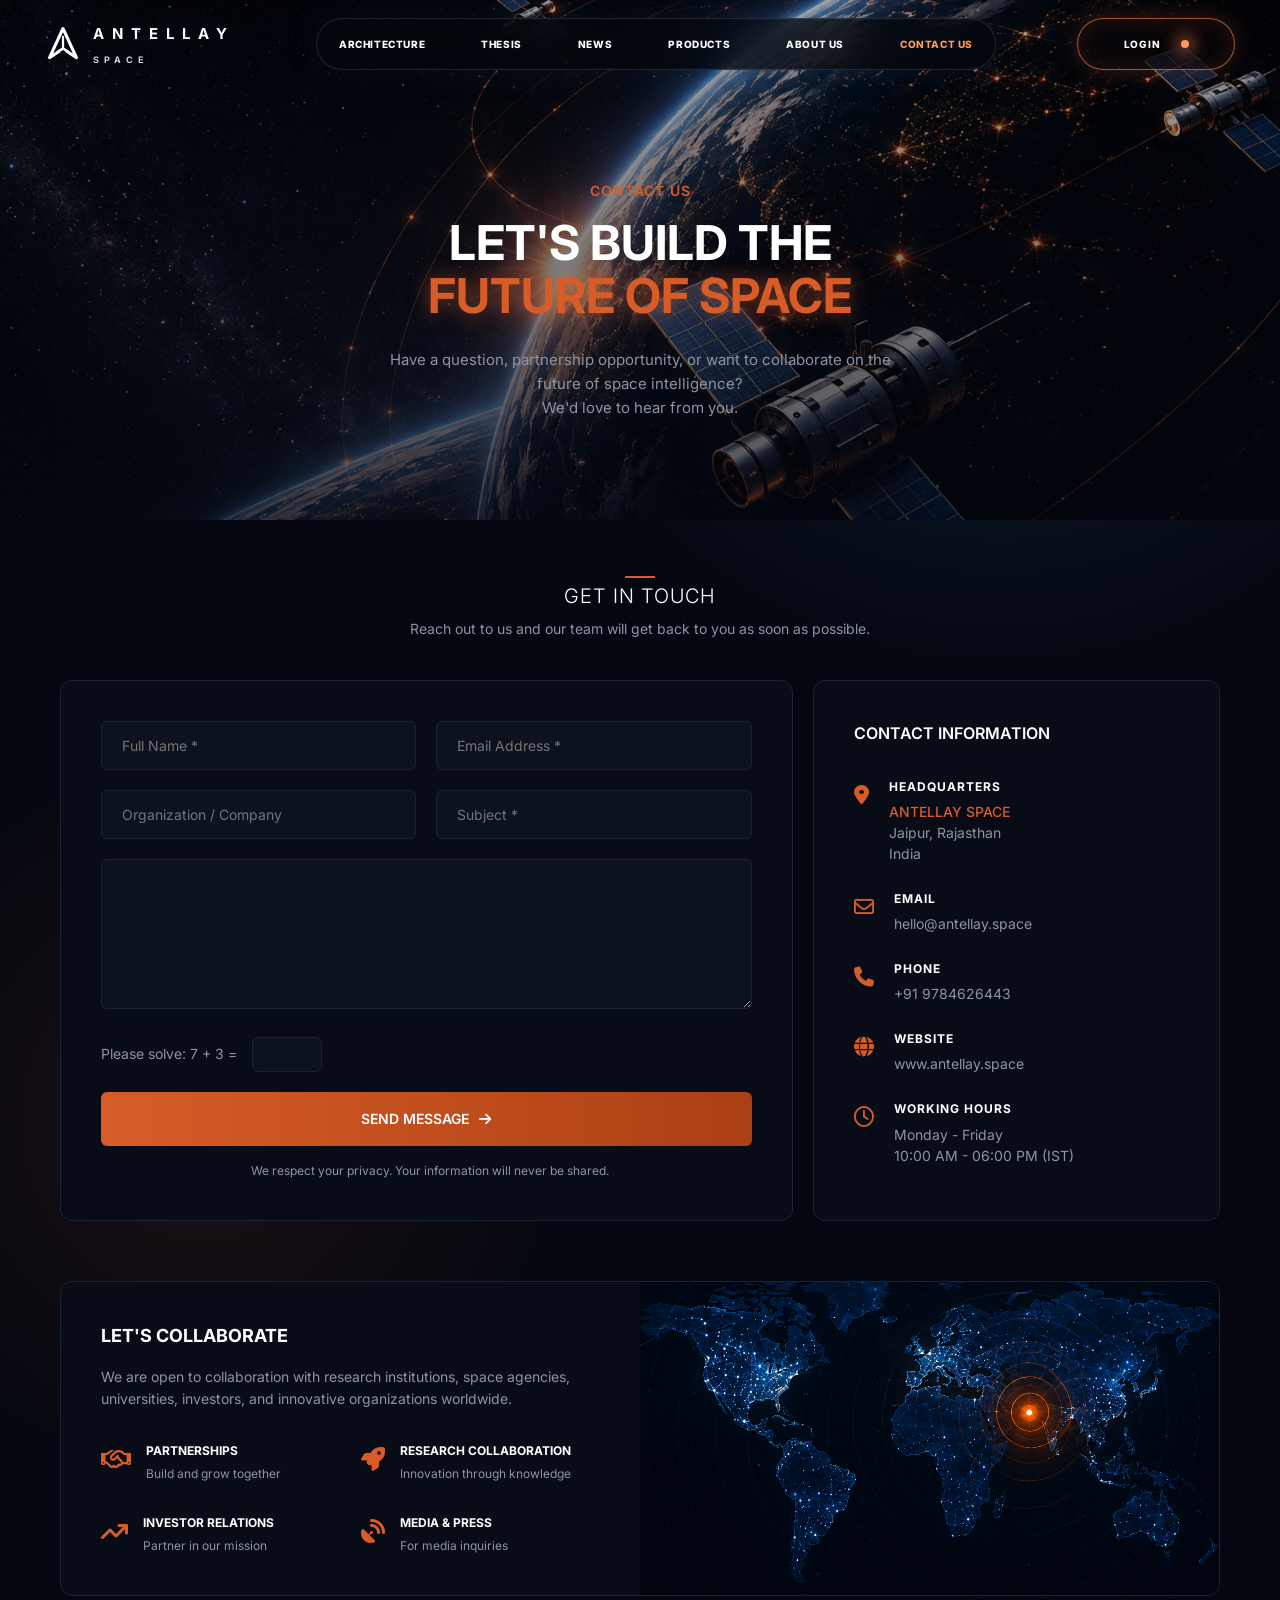
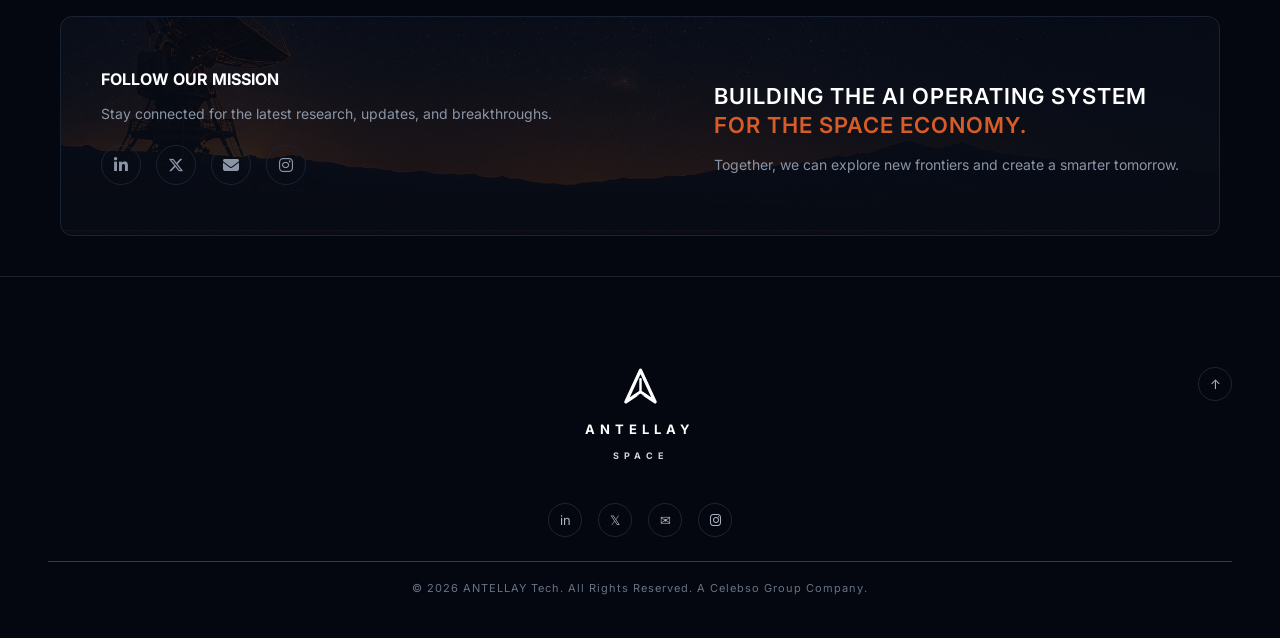
<file: contact.html>
<!DOCTYPE html>

<html lang="en">

<head>
    
<meta charset="UTF-8">
    
<meta name="viewport" content="width=device-width, initial-scale=1.0">
    
<title>
Antellay Space - Contact Us
</title>
    
<!-- Google Fonts -->
    
<link rel="preconnect" href="https://fonts.googleapis.com">
    
<link rel="preconnect" href="https://fonts.gstatic.com" crossorigin>
    
<link href="https://fonts.googleapis.com/css2?family=Inter:wght@300;400;500;600;700&display=swap" rel="stylesheet">
    
<!-- FontAwesome for Icons -->
    
<link rel="stylesheet" href="https://cdnjs.cloudflare.com/ajax/libs/font-awesome/6.4.0/css/all.min.css">
    
<link rel="stylesheet" href="css/style.css">
        
<style>
        :root {
            --bg-dark: #040710;
            --bg-card: #080c16;
            --bg-input: #0c121e;
            --border-color: #1a2333;
            --accent-orange: #d85c27;
            --accent-orange-hover: #e06a38;
            --text-main: #ffffff;
            --text-muted: #8b95a5;
            --font-family: 'Inter', sans-serif;
        }
        * {
            margin: 0;
            padding: 0;
            box-sizing: border-box;
        }
        body {
            background-color: var(--bg-dark);
            color: var(--text-main);
            font-family: var(--font-family);
            line-height: 1.6;
            overflow-x: hidden;
        }
        a {
            text-decoration: none;
            color: inherit;
        }
        ul {
            list-style: none;
        }
        /* Container */        .container {
            max-width: 1200px;
            margin: 0 auto;
            padding: 0 20px;
        }
        /* --- Header Navigation (shared with home page via css/style.css) --- */        .nav a.active {
            color: var(--orange2);
        }
        /* --- Hero Section --- */        .hero {
            padding: 180px 50px 100px 50px;
            min-height: 500px;
            position: relative;
            overflow: hidden;
            display: flex;
            align-items: center;
            justify-content: center;
            text-align: center;
        }
        .hero::before {
            content: '';
            position: absolute;
            inset: -100px;
            background: url('assets/images/ChatGPT Image Aug 6, 2026, 01_37_51 PM.png') no-repeat center center/cover;
            z-index: 0;
            will-change: transform;
            animation: heroShrink 14s ease-in-out infinite alternate;
        }
        .hero::after {
            content: '';
            position: absolute;
            inset: 0;
            background: linear-gradient(180deg, rgba(4, 7, 16, 0.35) 0%, rgba(4, 7, 16, 0.7) 100%);
            z-index: 1;
        }
        @keyframes heroFloat {
            from {
 transform: scale(1.05) translate3d(0, 0, 0);
 }
            to {
 transform: scale(1.1) translate3d(-70px, 25px, 0);
 }
        }
        @keyframes heroShrink {

      from {
 transform: scale(1.08) translate3d(0, 0, 0);
 }

      to {
 transform: scale(1) translate3d(-60px, 25px, 0);
 }

    }
            
        .hero-content {
            max-width: 600px;
            position: relative;
            z-index: 2;
            margin: 0 auto;
        }
        .hero-subtitle {
            color: var(--accent-orange);
            font-size: 14px;
            font-weight: 600;
            margin-bottom: 15px;
            letter-spacing: 1px;
        }
        .hero h1 {
            font-size: 48px;
            font-weight: 700;
            line-height: 1.1;
            margin-bottom: 25px;
            letter-spacing: 0;
            text-shadow: none;
        }
        .hero h1 span {
            color: var(--accent-orange);
        }
        .hero p {
            color: var(--text-muted);
            font-size: 15px;
            line-height: 1.6;
            max-width: 520px;
            margin: 0 auto;
        }
        /* --- Main Contact Section --- */        .contact-section {
            padding: 60px 0;
            position: relative;
        }
        .section-header {
            text-align: center;
            margin-bottom: 40px;
        }
        .section-header h2 {
            font-size: 20px;
            letter-spacing: 1px;
            margin-bottom: 10px;
            display: inline-block;
            position: relative;
        }
        /* Orange dash above title */        .section-header h2::after {
            content: '';
            position: absolute;
            top: -10px;
            left: 50%;
            transform: translateX(-50%);
            width: 30px;
            height: 2px;
            background-color: var(--accent-orange);
        }
        .section-header p {
            color: var(--text-muted);
            font-size: 14px;
        }
        .contact-grid {
            display: grid;
            grid-template-columns: 1.8fr 1fr;
            gap: 20px;
            align-items: stretch;
        }
        /* Cards Shared Styling */        .card {
            background-color: var(--bg-card);
            border: 1px solid var(--border-color);
            border-radius: 12px;
            padding: 40px;
        }
        /* Form Styling */        .form-row {
            display: grid;
            grid-template-columns: 1fr 1fr;
            gap: 20px;
            margin-bottom: 20px;
        }
        input, textarea {
            width: 100%;
            background-color: var(--bg-input);
            border: 1px solid var(--border-color);
            border-radius: 6px;
            padding: 15px 20px;
            color: var(--text-main);
            font-family: var(--font-family);
            font-size: 14px;
            outline: none;
            transition: border 0.3s;
        }
        input:focus, textarea:focus {
            border-color: var(--accent-orange);
        }
        textarea {
            resize: vertical;
            min-height: 150px;
            margin-bottom: 20px;
        }
        .captcha-row {
            display: flex;
            align-items: center;
            gap: 15px;
            margin-bottom: 20px;
            font-size: 14px;
            color: var(--text-muted);
        }
        .captcha-row input {
            width: 70px;
            padding: 8px 12px;
        }
        .btn-submit {
            width: 100%;
            background: linear-gradient(90deg, #d85c27 0%, #ab4014 100%);
            color: white;
            border: none;
            padding: 16px;
            border-radius: 6px;
            font-weight: 600;
            font-size: 14px;
            cursor: pointer;
            display: flex;
            justify-content: center;
            align-items: center;
            gap: 10px;
            transition: opacity 0.3s;
        }
        .btn-submit:hover {
            opacity: 0.9;
        }
        .privacy-note {
            text-align: center;
            margin-top: 15px;
            font-size: 12px;
            color: var(--text-muted);
        }
                .privacy-note i {
            margin-right: 5px;
        }
        /* Info Styling */        .info-card h3 {
            font-size: 16px;
            margin-bottom: 30px;
            font-weight: 600;
        }
        .info-list {
            display: flex;
            flex-direction: column;
            gap: 25px;
        }
        .info-item {
            display: flex;
            gap: 20px;
            align-items: flex-start;
        }
        .info-icon {
            color: var(--accent-orange);
            font-size: 20px;
            margin-top: 2px;
        }
        .info-text h4 {
            font-size: 12px;
            text-transform: uppercase;
            letter-spacing: 1px;
            color: var(--text-main);
            margin-bottom: 5px;
        }
        .info-text p, .info-text a {
            font-size: 14px;
            color: var(--text-muted);
            line-height: 1.5;
        }
                .info-text .org-name {
            color: var(--accent-orange);
            font-weight: 500;
        }
        /* --- Collaborate Section --- */        .collaborate-grid {
            display: grid;
            grid-template-columns: 1fr 1fr;
            gap: 0;
            background-color: var(--bg-card);
            border: 1px solid var(--border-color);
            border-radius: 12px;
            overflow: hidden;
            margin-bottom: 20px;
        }
        .collab-content {
            padding: 40px;
        }
        .collab-content h3 {
            font-size: 18px;
            margin-bottom: 15px;
        }
        .collab-content >
 p {
            color: var(--text-muted);
            font-size: 14px;
            margin-bottom: 30px;
            line-height: 1.6;
        }
        .features-grid {
            display: grid;
            grid-template-columns: 1fr 1fr;
            gap: 30px 20px;
        }
        .feature-item {
            display: flex;
            gap: 15px;
            align-items: flex-start;
        }
        .feature-icon {
            color: var(--accent-orange);
            font-size: 24px;
        }
        .feature-text h4 {
            font-size: 12px;
            margin-bottom: 4px;
        }
        .feature-text p {
            font-size: 12px;
            color: var(--text-muted);
        }
        .collab-map {
            position: relative;
            overflow: hidden;
            min-height: 300px;
        }
        .collab-map img {
            position: absolute;
            inset: 0;
            width: 100%;
            height: 100%;
            object-fit: cover;
            display: block;
        }
        /* --- Mission / Footer Banner Section --- */        .mission-banner {
            background-image: linear-gradient(rgba(8, 12, 22, 0.8), rgba(8, 12, 22, 0.9)), url('assets/images/ChatGPT Image Aug 8, 2026, 03_38_27 PM.png');
            background-size: cover;
            background-position: bottom;
            border: 1px solid var(--border-color);
            border-radius: 12px;
            padding: 50px 40px;
            display: flex;
            justify-content: space-between;
            align-items: center;
            margin-bottom: 40px;
        }
        .mission-left, .mission-right {
            max-width: 45%;
        }
        .mission-left h3 {
            font-size: 16px;
            margin-bottom: 10px;
        }
        .mission-left p {
            color: var(--text-muted);
            font-size: 14px;
            margin-bottom: 20px;
        }
        .social-links {
            display: flex;
            gap: 15px;
        }
        .social-link {
            width: 40px;
            height: 40px;
            border: 1px solid var(--border-color);
            border-radius: 50%;
            display: flex;
            justify-content: center;
            align-items: center;
            color: var(--text-muted);
            transition: all 0.3s ease;
        }
        .social-link:hover {
            border-color: var(--accent-orange);
            color: var(--accent-orange);
        }
        .mission-right h2 {
            font-size: 22px;
            line-height: 1.3;
            margin-bottom: 15px;
            font-weight: 600;
        }
        .mission-right h2 span {
            color: var(--accent-orange);
        }
        .mission-right p {
            color: var(--text-muted);
            font-size: 14px;
        }
        /* Simple Responsive Adjustments */        @media (max-width: 992px) {
            .contact-grid, .collaborate-grid, .mission-banner {
                grid-template-columns: 1fr;
                flex-direction: column;
            }
            .mission-left, .mission-right {
                max-width: 100%;
                margin-bottom: 20px;
            }
            .form-row {
                grid-template-columns: 1fr;
            }
            .features-grid {
                grid-template-columns: 1fr;
            }
        }
        @media (max-width: 680px) {
            .hero {
 padding: 120px 20px 60px 20px;
 min-height: 420px;
 }
            .hero h1 {
 font-size: 30px;
 line-height: 1.15;
 }
            .hero p {
 font-size: 13px;
 }
            .contact-section {
 padding: 40px 0;
 }
            .card {
 padding: 26px 20px;
 }
            .collab-content {
 padding: 28px 20px;
 }
            .collab-map {
 min-height: 220px;
 }
            .mission-banner {
                flex-direction: column;
                align-items: flex-start;
                gap: 26px;
                padding: 34px 22px;
            }
            .mission-left, .mission-right {
 max-width: 100%;
 margin-bottom: 0;
 }
            .privacy-note {
 text-align: left;
 }
        }
        /* Scroll Reveal Animations */        .reveal {
            opacity: 0;
            transform: translateY(30px);
            transition: opacity .7s cubic-bezier(.2, .6, .2, 1), transform .7s cubic-bezier(.2, .6, .2, 1);
        }
        .reveal.is-visible {
            opacity: 1;
            transform: none;
        }
        .contact-grid .card:nth-child(2) {
 transition-delay: .1s;
 }
        .info-item:nth-child(2) {
 transition-delay: .1s;
 }
        .info-item:nth-child(3) {
 transition-delay: .2s;
 }
        .info-item:nth-child(4) {
 transition-delay: .3s;
 }
        .info-item:nth-child(5) {
 transition-delay: .4s;
 }
        .feature-item:nth-child(2) {
 transition-delay: .1s;
 }
        .feature-item:nth-child(3) {
 transition-delay: .2s;
 }
        .feature-item:nth-child(4) {
 transition-delay: .3s;
 }
    
</style>

</head>

<body>
    
<!-- Header -->
    
<header class="site-header">
        
<a class="brand" href="index.html">
            
<svg class="mark" viewBox="0 0 48 48" aria-hidden="true">
                
<path d="M24 4 6 43l18-12 18 12L24 4Z" fill="none" stroke="#fff" stroke-width="4" stroke-linejoin="round"/>
                
<path d="M24 15v16M17 35l7-4 7 4" stroke="#fff" stroke-width="3" stroke-linecap="round"/>
            
</svg>
            
<span>

<span class="brand-name">
ANTELLAY
</span>

<span class="brand-sub">
SPACE
</span>

</span>
        
</a>
        
<nav class="nav" aria-label="Primary">
            
<a href="architecture.html">
Architecture
</a>
            
<a href="thesis.html">
Thesis
</a>
            
<a href="news.html">
News
</a>
        
<a href="product.html">
Products
</a>
            
<a href="about.html">
About Us
</a>
            
<a href="contact.html" class="active">
Contact Us
</a>
        
</nav>
        
<a class="contact" href="login.html">
Login
</a>
        
<button class="menu-toggle" type="button" aria-label="Toggle navigation" aria-expanded="false">
            
<span>

</span>

<span>

</span>

<span>

</span>
        
</button>
    
</header>
    
<!-- Mobile Menu -->
    
<div class="mobile-menu" id="mobile-menu">
        
<a href="architecture.html">
Architecture
</a>
        
<a href="thesis.html">
Thesis
</a>
        
<a href="news.html">
News
</a>
        
<a href="product.html">
Products
</a>
        
<a href="about.html">
About Us
</a>
        
<a href="contact.html" class="active">
Contact Us
</a>
    
</div>
    
<!-- Hero Section -->
    
<section class="hero reveal">
        
<div class="container">
            
<div class="hero-content">
                
<div class="hero-subtitle">
CONTACT US
</div>
                
<h1>
LET'S BUILD THE
<br>

<span>
FUTURE OF SPACE
</span>

</h1>
                
<p>
Have a question, partnership opportunity, or want to collaborate on the future of space intelligence?
<br>
We'd love to hear from you.
</p>
            
</div>
        
</div>
    
</section>
    
<!-- Main Content -->
    
<main class="container">
        
<!-- Get In Touch Section -->
        
<section class="contact-section">
            
<div class="section-header reveal">
                
<h2>
GET IN TOUCH
</h2>
                
<p>
Reach out to us and our team will get back to you as soon as possible.
</p>
            
</div>
            
<div class="contact-grid">
                
<!-- Form Card -->
                
<div class="card form-card reveal">
                    
<form action="#">
                        
<div class="form-row">
                            
<input type="text" placeholder="Full Name *" required>
                            
<input type="email" placeholder="Email Address *" required>
                        
</div>
                        
<div class="form-row">
                            
<input type="text" placeholder="Organization / Company">
                            
<input type="text" placeholder="Subject *" required>
                        
</div>
                        
<textarea placeholder="Your Message *" required>

</textarea>
                                                
<div class="captcha-row">
                            Please solve: 7 + 3 = 
<input type="text" required>
                        
</div>
                                                
<button type="submit" class="btn-submit">
                            SEND MESSAGE 
<i class="fa-solid fa-arrow-right">

</i>
                        
</button>
                                                
<div class="privacy-note">
                            
<i class="fa-solid fa-shield-check">

</i>
 We respect your privacy. Your information will never be shared.                        
</div>
                    
</form>
                
</div>
                
<!-- Contact Info Card -->
                
<div class="card info-card reveal">
                    
<h3>
CONTACT INFORMATION
</h3>
                    
<div class="info-list">
                        
<div class="info-item reveal">
                            
<div class="info-icon">

<i class="fa-solid fa-location-dot">

</i>

</div>
                            
<div class="info-text">
                                
<h4>
HEADQUARTERS
</h4>
                                
<p class="org-name">
ANTELLAY SPACE
</p>
                                
<p>
Jaipur, Rajasthan
<br>
India
</p>
                            
</div>
                        
</div>
                        
<div class="info-item reveal">
                            
<div class="info-icon">

<i class="fa-regular fa-envelope">

</i>

</div>
                            
<div class="info-text">
                                
<h4>
EMAIL
</h4>
                                
<p>

<a href="mailto:hello@antellay.space">
hello@antellay.space
</a>

</p>
                            
</div>
                        
</div>
                        
<div class="info-item reveal">
                            
<div class="info-icon">

<i class="fa-solid fa-phone">

</i>

</div>
                            
<div class="info-text">
                                
<h4>
PHONE
</h4>
                                
<p>
+91 9784626443
</p>
                            
</div>
                        
</div>
                        
<div class="info-item reveal">
                            
<div class="info-icon">

<i class="fa-solid fa-globe">

</i>

</div>
                            
<div class="info-text">
                                
<h4>
WEBSITE
</h4>
                                
<p>

<a href="https://www.antellay.space" target="_blank">
www.antellay.space
</a>

</p>
                            
</div>
                        
</div>
                        
<div class="info-item reveal">
                            
<div class="info-icon">

<i class="fa-regular fa-clock">

</i>

</div>
                            
<div class="info-text">
                                
<h4>
WORKING HOURS
</h4>
                                
<p>
Monday - Friday
<br>
10:00 AM - 06:00 PM (IST)
</p>
                            
</div>
                        
</div>
                    
</div>
                
</div>
            
</div>
        
</section>
        
<!-- Collaborate Section -->
        
<section class="collaborate-grid">
            
<div class="collab-content reveal">
                
<h3>
LET'S COLLABORATE
</h3>
                
<p>
We are open to collaboration with research institutions, space agencies, universities, investors, and innovative organizations worldwide.
</p>
                                
<div class="features-grid">
                    
<div class="feature-item reveal">
                        
<div class="feature-icon">

<i class="fa-regular fa-handshake">

</i>

</div>
                        
<div class="feature-text">
                            
<h4>
PARTNERSHIPS
</h4>
                            
<p>
Build and grow together
</p>
                        
</div>
                    
</div>
                    
<div class="feature-item reveal">
                        
<div class="feature-icon">

<i class="fa-solid fa-rocket">

</i>

</div>
                        
<div class="feature-text">
                            
<h4>
RESEARCH COLLABORATION
</h4>
                            
<p>
Innovation through knowledge
</p>
                        
</div>
                    
</div>
                    
<div class="feature-item reveal">
                        
<div class="feature-icon">

<i class="fa-solid fa-arrow-trend-up">

</i>

</div>
                        
<div class="feature-text">
                            
<h4>
INVESTOR RELATIONS
</h4>
                            
<p>
Partner in our mission
</p>
                        
</div>
                    
</div>
                    
<div class="feature-item reveal">
                        
<div class="feature-icon">

<i class="fa-solid fa-satellite-dish">

</i>

</div>
                        
<div class="feature-text">
                            
<h4>
MEDIA & PRESS
</h4>
                            
<p>
For media inquiries
</p>
                        
</div>
                    
</div>
                
</div>
            
</div>
            
<div class="collab-map reveal">
                
<img src="assets/images/ChatGPT Image Aug 8, 2026, 03_36_16 PM.png" alt="World map of Antellay Space collaboration areas">
            
</div>
        
</section>
        
<!-- Mission / Banner Section -->
        
<section class="mission-banner reveal">
            
<div class="mission-left">
                
<h3>
FOLLOW OUR MISSION
</h3>
                
<p>
Stay connected for the latest research, updates, and breakthroughs.
</p>
                
<div class="social-links">
                    
<a href="https://www.linkedin.com/company/a-n-t-e-l-l-a-y-space/posts/?feedView=all" target="_blank" class="social-link">

<i class="fa-brands fa-linkedin-in">

</i>

</a>
                    
<a href="#" class="social-link">

<i class="fa-brands fa-x-twitter">

</i>

</a>
                    
<a href="#" class="social-link">

<i class="fa-solid fa-envelope">

</i>

</a>
                    
<a href="https://www.instagram.com/antellay.tech?igsh=NDBoa3NoMjZ2Ynk3" target="_blank" class="social-link">

<i class="fa-brands fa-instagram">

</i>

</a>
                
</div>
            
</div>
            
<div class="mission-right">
                
<h2>
BUILDING THE AI OPERATING SYSTEM
<br>

<span>
FOR THE SPACE ECONOMY.
</span>

</h2>
                
<p>
Together, we can explore new frontiers and create a smarter tomorrow.
</p>
            
</div>
        
</section>
    
</main>
    
<!-- Footer -->
    
<footer class="page">
        
<video class="footer-video" autoplay muted loop playsinline disablepictureinpicture src="assets/videos/WhatsApp Video 2026-08-11 at 12.12.58 PM.mp4"></video>
        
<div class="footer-top">
            
<div class="footer-center">
                
<div class="socials">
                
<a href="https://www.linkedin.com/company/a-n-t-e-l-l-a-y-space/posts/?feedView=all" target="_blank" aria-label="LinkedIn">
in
</a>
                
<a href="#" aria-label="Twitter">
&#120143;
</a>
                
<a href="#" aria-label="Mail">
&#9993;
</a>
                
<a href="https://www.instagram.com/antellay.tech?igsh=NDBoa3NoMjZ2Ynk3" target="_blank" aria-label="Instagram">
<i class="fa-brands fa-instagram"></i>
</a>
            
</div>
            
<a class="brand" href="index.html">
                
<svg class="mark" viewBox="0 0 48 48" aria-hidden="true">

<path d="M24 4 6 43l18-12 18 12L24 4Z" fill="none" stroke="#fff" stroke-width="4" stroke-linejoin="round"/>

<path d="M24 15v16M17 35l7-4 7 4" stroke="#fff" stroke-width="3" stroke-linecap="round"/>

</svg>
                
<span>

<span class="brand-name">
ANTELLAY
</span>

<span class="brand-sub">
SPACE
</span>

</span>
            
</a>
            
</div>
            
<a href="#" class="to-top" aria-label="Back to top">
&#8593;
</a>
        
</div>
        
<div class="copyright">
&copy; 2026 ANTELLAY Tech. All Rights Reserved. A Celebso Group Company.
</div>
    
</footer>
    
<script>
        const menuToggle = document.querySelector(".menu-toggle");        const mobileMenu = document.querySelector("#mobile-menu");        if (menuToggle && mobileMenu) {            menuToggle.addEventListener("click", () =>
 {                const isOpen = mobileMenu.classList.toggle("open");                menuToggle.setAttribute("aria-expanded", String(isOpen));            });            mobileMenu.querySelectorAll("a").forEach((link) =>
 {                link.addEventListener("click", () =>
 {                    mobileMenu.classList.remove("open");                    menuToggle.setAttribute("aria-expanded", "false");                });            });        }        const revealItems = document.querySelectorAll(".reveal");        const revealObserver = new IntersectionObserver((entries) =>
 {            entries.forEach((entry) =>
 {                if (entry.isIntersecting) {                    entry.target.classList.add("is-visible");                    revealObserver.unobserve(entry.target);                }            });        }, { threshold: 0.1, rootMargin: "0px 0px -40px 0px" });        revealItems.forEach((item) =>
 revealObserver.observe(item));    
</script>

</body>

</html>
</file>
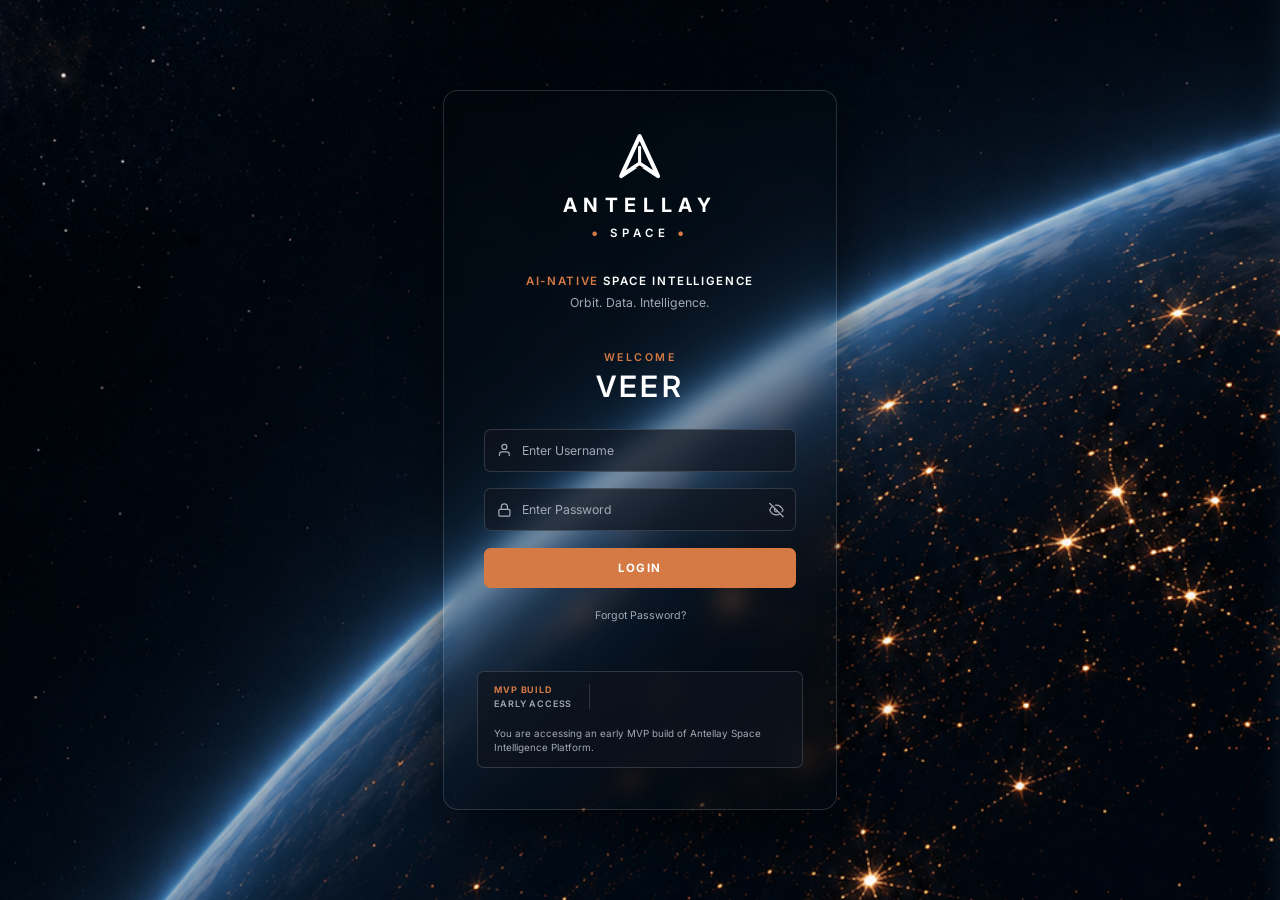
<file: login.html>
<!DOCTYPE html>
<html lang="en">
<head>
<meta charset="UTF-8">
<meta name="viewport" content="width=device-width, initial-scale=1.0">
<title>Antellay Space Login</title>
<link rel="preconnect" href="https://fonts.googleapis.com">
<link rel="preconnect" href="https://fonts.gstatic.com" crossorigin>
<link href="https://fonts.googleapis.com/css2?family=Inter:wght@300;400;600;700&display=swap" rel="stylesheet">
<style>
    :root {
        --primary-orange: #d57a44;
        --text-white: #ffffff;
        --text-gray: #a3a8b5;
        --bg-translucent: rgba(20, 25, 35, 0.5);
        --bg-input: rgba(15, 20, 30, 0.7);
        --border-color: rgba(255, 255, 255, 0.15);
    }

    * {
        box-sizing: border-box;
        margin: 0;
        padding: 0;
        font-family: 'Inter', sans-serif;
    }

    body {
        background-color: #050a15;
        min-height: 100vh;
        display: flex;
        justify-content: center;
        align-items: center;
        color: var(--text-white);
        position: relative;
        overflow-x: hidden;
        overflow-y: auto;
        padding: 20px 0;
    }

    body::before {
        content: "";
        position: fixed;
        top: -20px;
        left: -20px;
        right: -20px;
        bottom: -20px;
        background-image: url('assets/images/ChatGPT Image Aug 18, 2026, 09_59_21 PM.png');
        background-size: cover;
        background-position: center;
        background-repeat: no-repeat;
        z-index: -1;
        animation: bgDrift 24s ease-in-out infinite alternate;
    }

    @keyframes bgDrift {
        0% {
            transform: scale(1.05) translate(0, 0);
        }
        50% {
            transform: scale(1.15) translate(-2%, -2%);
        }
        100% {
            transform: scale(1.05) translate(2%, 2%);
        }
    }

    .container {
        width: 100%;
        max-width: 480px;
        margin: auto;
        padding: 50px 40px;
        display: flex;
        flex-direction: column;
        align-items: center;
        text-align: center;
        overflow-wrap: break-word;
        word-break: break-word;
        background: rgba(20, 25, 35, 0.08);
        border: 1px solid rgba(255, 255, 255, 0.15);
        border-radius: 18px;
        backdrop-filter: blur(14px);
        -webkit-backdrop-filter: blur(14px);
        box-shadow: 0 25px 70px rgba(0, 0, 0, 0.55);
        zoom: 0.82;
    }

    /* Logo Section */
    .logo-container {
        margin-bottom: 40px;
        display: flex;
        flex-direction: column;
        align-items: center;
    }

    .mark {
        width: 60px;
        height: 60px;
        margin-bottom: 15px;
    }

    .brand-title {
        font-size: clamp(20px, 6vw, 24px);
        font-weight: 700;
        letter-spacing: 8px;
        margin-bottom: 8px;
    }

    .brand-subtitle {
        font-size: 14px;
        font-weight: 600;
        letter-spacing: 6px;
        color: var(--text-white);
        display: flex;
        align-items: center;
        gap: 8px;
    }

    .brand-subtitle .dot {
        color: var(--primary-orange);
        font-size: 18px;
    }

    /* Tagline Section */
    .tagline-section {
        margin-bottom: 50px;
    }

    .tagline-main {
        font-size: 14px;
        font-weight: 600;
        letter-spacing: 2px;
        margin-bottom: 8px;
    }

    .tagline-main .highlight {
        color: var(--primary-orange);
    }

    .tagline-sub {
        font-size: 15px;
        color: var(--text-gray);
        font-weight: 400;
    }

    /* Welcome Section */
    .welcome-section {
        margin-bottom: 30px;
    }

    .welcome-text {
        font-size: 13px;
        color: var(--primary-orange);
        letter-spacing: 3px;
        font-weight: 600;
        margin-bottom: 5px;
    }

    .welcome-name {
        font-size: clamp(28px, 8vw, 36px);
        font-weight: 600;
        letter-spacing: 4px;
    }

    /* Form Section */
    .login-form {
        width: 100%;
        max-width: 380px;
        display: flex;
        flex-direction: column;
        gap: 20px;
        margin-bottom: 60px;
    }

    .input-group {
        position: relative;
        width: 100%;
    }

    .input-group svg {
        position: absolute;
        top: 50%;
        transform: translateY(-50%);
        width: 18px;
        height: 18px;
        fill: none;
        stroke: var(--text-gray);
        stroke-width: 2;
        stroke-linecap: round;
        stroke-linejoin: round;
    }

    .input-group .icon-left {
        left: 15px;
    }

    .input-group .icon-right {
        right: 15px;
        cursor: pointer;
        pointer-events: auto;
    }

    .input-group .icon-right:hover {
        stroke: var(--text-white);
    }

    .input-group input {
        width: 100%;
        padding: 16px 45px;
        background-color: var(--bg-input);
        border: 1px solid var(--border-color);
        border-radius: 8px;
        color: var(--text-white);
        font-size: 15px;
        outline: none;
        transition: border 0.3s ease;
    }

    .input-group input:focus {
        border-color: var(--primary-orange);
    }

    .input-group input::placeholder {
        color: var(--text-gray);
    }

    .login-btn {
        width: 100%;
        padding: 16px;
        background-color: var(--primary-orange);
        color: var(--text-white);
        border: none;
        border-radius: 8px;
        font-size: 14px;
        font-weight: 700;
        letter-spacing: 2px;
        cursor: pointer;
        transition: background 0.3s ease;
    }

    .login-btn:hover {
        background-color: #e6854b;
    }

    .forgot-password {
        font-size: 13px;
        color: var(--text-gray);
        text-decoration: none;
        margin-top: 5px;
    }

    .forgot-password:hover {
        color: var(--text-white);
    }

    /* Footer Notice Section */
    .footer-notice {
        display: flex;
        background-color: var(--bg-input);
        border: 1px solid var(--border-color);
        border-radius: 8px;
        padding: 15px 20px;
        width: 100%;
        max-width: 480px;
        text-align: left;
        align-items: center;
        gap: 20px;
        flex-wrap: wrap;
    }

    .notice-badge {
        display: flex;
        flex-direction: column;
        padding-right: 20px;
        border-right: 1px solid var(--border-color);
        min-width: fit-content;
    }

    .notice-badge .mvp {
        color: var(--primary-orange);
        font-size: 11px;
        font-weight: 700;
        letter-spacing: 1px;
        margin-bottom: 4px;
    }

    .notice-badge .early {
        color: var(--text-gray);
        font-size: 11px;
        font-weight: 600;
        letter-spacing: 1px;
    }

    .notice-text {
        font-size: 12px;
        color: var(--text-gray);
        line-height: 1.5;
    }
</style>
</head>
<body>

<div class="container">

    <!-- Logo Section -->
    <div class="logo-container">
        <!-- Antellay logo from index.html -->
        <svg class="mark" viewBox="0 0 48 48" aria-hidden="true">
            <path d="M24 4 6 43l18-12 18 12L24 4Z" fill="none" stroke="#fff" stroke-width="4" stroke-linejoin="round"/>
            <path d="M24 15v16M17 35l7-4 7 4" stroke="#fff" stroke-width="3" stroke-linecap="round"/>
        </svg>
        <div class="brand-title">ANTELLAY</div>
        <div class="brand-subtitle"><span class="dot">&bull;</span> SPACE <span class="dot">&bull;</span></div>
    </div>

    <!-- Tagline -->
    <div class="tagline-section">
        <div class="tagline-main"><span class="highlight">AI-NATIVE</span> SPACE INTELLIGENCE</div>
        <div class="tagline-sub">Orbit. Data. Intelligence.</div>
    </div>

    <!-- Welcome -->
    <div class="welcome-section">
        <div class="welcome-text">WELCOME</div>
        <div class="welcome-name">VEER</div>
    </div>

    <!-- Form -->
    <form class="login-form" onsubmit="return false;">
        <div class="input-group">
            <!-- User Icon SVG -->
            <svg class="icon-left" viewBox="0 0 24 24" fill="none" stroke="currentColor" stroke-width="2" stroke-linecap="round" stroke-linejoin="round">
                <path d="M20 21v-2a4 4 0 0 0-4-4H8a4 4 0 0 0-4 4v2"></path>
                <circle cx="12" cy="7" r="4"></circle>
            </svg>

            <input type="text" placeholder="Enter Username" autocomplete="username">
        </div>

        <div class="input-group">
            <!-- Lock Icon SVG -->
            <svg class="icon-left" viewBox="0 0 24 24" fill="none" stroke="currentColor" stroke-width="2" stroke-linecap="round" stroke-linejoin="round">
                <rect x="3" y="11" width="18" height="11" rx="2" ry="2"></rect>
                <path d="M7 11V7a5 5 0 0 1 10 0v4"></path>
            </svg>

            <input id="password" type="password" placeholder="Enter Password" autocomplete="current-password">

            <!-- Eye Toggle Icon SVG -->
            <svg id="toggle-eye" class="icon-right" viewBox="0 0 24 24" fill="none" stroke="currentColor" stroke-width="2" stroke-linecap="round" stroke-linejoin="round">
                <path d="M17.94 17.94A10.07 10.07 0 0 1 12 20c-7 0-11-8-11-8a18.45 18.45 0 0 1 5.06-5.94M9.9 4.24A9.12 9.12 0 0 1 12 4c7 0 11 8 11 8a18.5 18.5 0 0 1-2.16 3.19m-6.72-1.07a3 3 0 1 1-4.24-4.24"></path>
                <line x1="1" y1="1" x2="23" y2="23"></line>
            </svg>
        </div>

        <button type="submit" class="login-btn">LOGIN</button>
        <a href="#" class="forgot-password">Forgot Password?</a>
    </form>

    <!-- Footer Notice -->
    <div class="footer-notice">
        <div class="notice-badge">
            <span class="mvp">MVP BUILD</span>
            <span class="early">EARLY ACCESS</span>
        </div>
        <div class="notice-text">
            You are accessing an early MVP build of Antellay Space Intelligence Platform.
        </div>
    </div>

</div>

<script>
    const password = document.getElementById('password');
    const toggleEye = document.getElementById('toggle-eye');

    toggleEye.addEventListener('click', function () {
        const isHidden = password.type === 'password';
        password.type = isHidden ? 'text' : 'password';
        toggleEye.style.stroke = isHidden ? 'var(--primary-orange)' : '';
    });
</script>

</body>
</html>
</file>
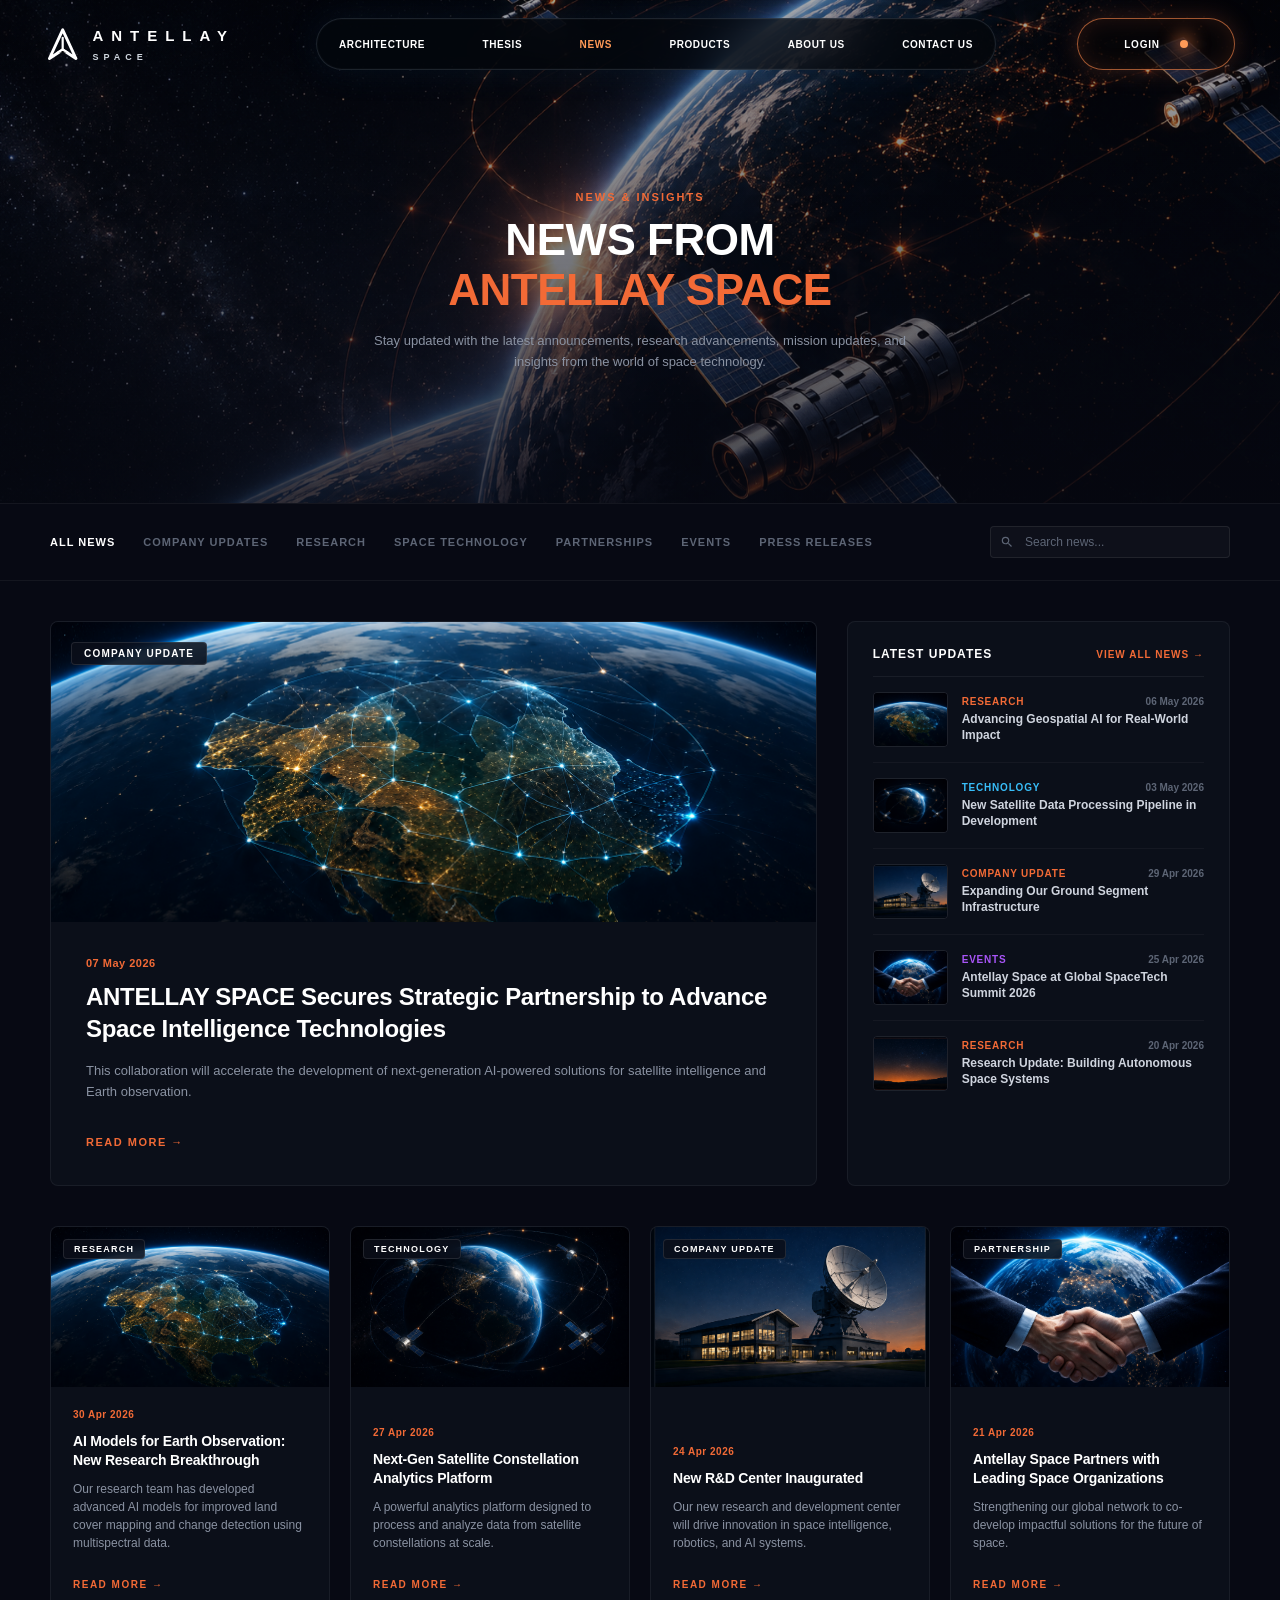
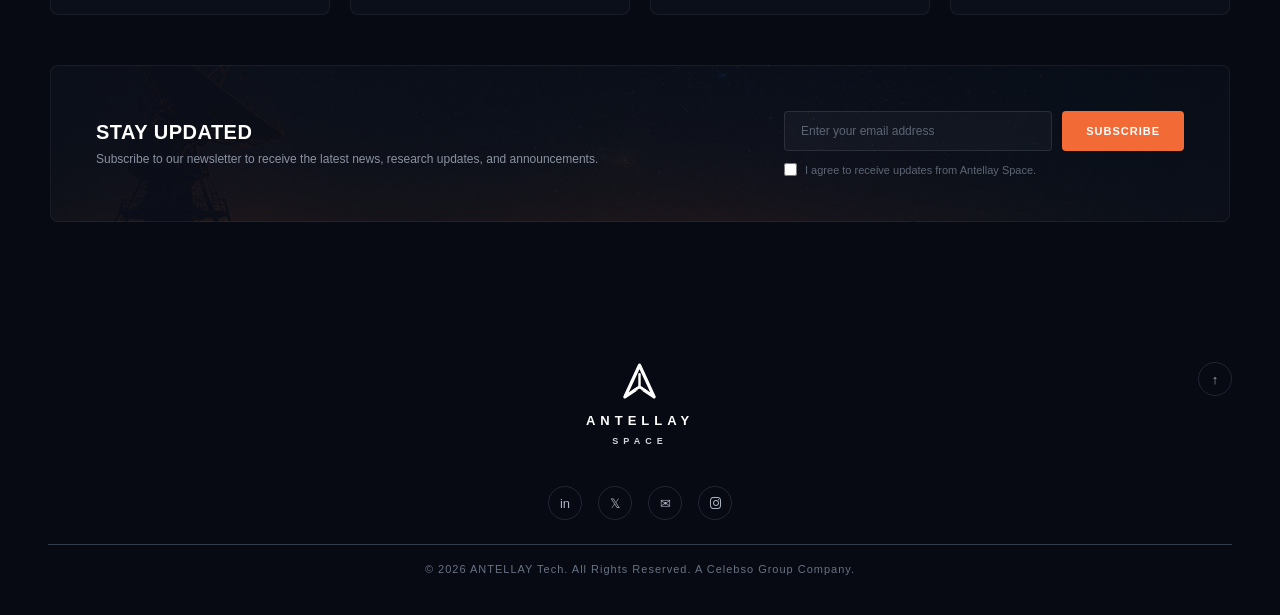
<file: news.html>
<!DOCTYPE html>

<html lang="en">

<head>
    
<meta charset="UTF-8">
    
<meta name="viewport" content="width=device-width, initial-scale=1.0">
    
<title>
Antellay Space - News & Insights
</title>
    
<link rel="stylesheet" href="https://cdnjs.cloudflare.com/ajax/libs/font-awesome/6.4.0/css/all.min.css">
    
<style>
        * {
            margin: 0;
            padding: 0;
            box-sizing: border-box;
            font-family: -apple-system, BlinkMacSystemFont, "Segoe UI", Roboto, Helvetica, Arial, sans-serif;
        }
        body {
            background-color: #070913;
            color: #ffffff;
            overflow-x: hidden;
        }
        a {
            text-decoration: none;
            color: inherit;
        }
        :root {
            --bg: #03060b;
            --panel: rgba(5, 10, 18, .72);
            --panel2: rgba(10, 16, 26, .84);
            --line: rgba(154, 179, 202, .17);
            --line2: rgba(255, 130, 67, .34);
            --text: #f6f8fb;
            --muted: #aab3c1;
            --dim: #687384;
            --orange: #ed713d;
            --orange2: #ff9a57;
            --green: #64e5bd;
            --blue: #83cdfb;
            --radius: 8px;
            --max: 1190px;
        }
        /* Header & Navbar (matches home page) */        .site-header {
            position: absolute;
            top: 18px;
            left: 50%;
            transform: translateX(-50%);
            width: min(var(--max), calc(100% - 48px));
            z-index: 10;
            display: grid;
            grid-template-columns: 190px 1fr 158px;
            align-items: center;
            gap: 20px;
        }
        .brand {
            display: flex;
            align-items: center;
            gap: 12px;
            min-width: 0;
        }
        .mark {
            width: 39px;
            height: 39px;
            display: grid;
            place-items: center;
        }
        .brand-name {
            font-size: 15px;
            font-weight: 700;
            letter-spacing: 8px;
            line-height: 1;
        }
        .brand-sub {
            display: block;
            margin-top: 7px;
            color: #cfd6de;
            font-size: 9px;
            font-weight: 700;
            letter-spacing: 5px;
        }
        .nav {
            justify-self: center;
            width: min(680px, 100%);
            height: 52px;
            padding: 0 14px;
            border: 1px solid var(--line);
            border-radius: 999px;
            background: rgba(4, 7, 13, .72);
            box-shadow: inset 0 0 0 1px rgba(255,255,255,.02), 0 0 36px rgba(38, 118, 180, .1);
            backdrop-filter: blur(18px);
            display: flex;
            align-items: center;
            justify-content: space-between;
            text-transform: uppercase;
            font-size: 10px;
            font-weight: 800;
            letter-spacing: .6px;
        }
        .nav a {
            display: inline-flex;
            align-items: center;
            padding: 6px 8px;
            white-space: nowrap;
        }
        .nav a:hover, .nav a.active {
            color: var(--orange2);
        }
        .contact {
            height: 52px;
            border: 1px solid rgba(255, 137, 77, .62);
            border-radius: 999px;
            background: rgba(8, 7, 9, .66);
            box-shadow: inset 0 0 22px rgba(239, 113, 61, .15), 0 0 24px rgba(239, 113, 61, .22);
            text-transform: uppercase;
            font-size: 10px;
            font-weight: 800;
            letter-spacing: .8px;
            display: inline-flex;
            align-items: center;
            justify-content: center;
            gap: 20px;
            padding: 0 24px;
            color: #ffffff;
            transition: transform .25s ease, box-shadow .25s ease, border-color .25s ease;
        }
        .contact:after {
            content: "";
            width: 8px;
            height: 8px;
            border-radius: 50%;
            background: var(--orange2);
            box-shadow: 0 0 16px 6px rgba(255, 128, 67, .5);
        }
        .menu-toggle {
            display: none;
            width: 52px;
            height: 52px;
            border: 1px solid var(--line);
            border-radius: 999px;
            background: rgba(4, 7, 13, .72);
            cursor: pointer;
            flex-direction: column;
            align-items: center;
            justify-content: center;
            gap: 6px;
        }
        .menu-toggle span {
            display: block;
            width: 20px;
            height: 2px;
            background: #fff;
            border-radius: 2px;
            transition: transform .3s ease, opacity .3s ease, background .3s ease;
        }
        .menu-toggle[aria-expanded="true"] span:nth-child(1) {
 transform: translateY(8px) rotate(45deg);
 background: var(--orange2);
 }
        .menu-toggle[aria-expanded="true"] span:nth-child(2) {
 opacity: 0;
 }
        .menu-toggle[aria-expanded="true"] span:nth-child(3) {
 transform: translateY(-8px) rotate(-45deg);
 background: var(--orange2);
 }
        .mobile-menu {
            display: none;
            position: fixed;
            top: 92px;
            left: 50%;
            transform: translateX(-50%);
            width: calc(100% - 44px);
            background: rgba(6, 8, 13, .96);
            border: 1px solid var(--line);
            border-radius: 12px;
            padding: 16px 20px;
            flex-direction: column;
            gap: 4px;
            z-index: 14;
            backdrop-filter: blur(18px);
        }
        .mobile-menu a {
            padding: 12px 14px;
            border-radius: 8px;
            font-size: 11px;
            font-weight: 700;
            text-transform: uppercase;
            letter-spacing: 1.5px;
            color: #fff;
            transition: background .25s ease, color .25s ease;
        }
.mobile-menu a:hover, .mobile-menu a.active {
 background: rgba(255, 137, 77, .12);
 color: var(--orange2);
 }
        .mobile-menu.open {
            animation: menuIn .3s cubic-bezier(.2, .7, .2, 1);
        }
        @keyframes menuIn {
            from {
                opacity: 0;
                transform: translate(-50%, -12px) scale(.98);
            }
            to {
                opacity: 1;
                transform: translate(-50%, 0) scale(1);
            }
        }
        /* Hero Section */        .hero {
            position: relative;
            min-height: 56vh;
            padding: 120px 50px 60px 50px;
            overflow: hidden;
            border-bottom: 1px solid rgba(255, 255, 255, 0.05);
            display: flex;
            flex-direction: column;
            align-items: center;
            justify-content: center;
            text-align: center;
        }
        .hero::before {
            content: '';
            position: absolute;
            inset: -100px;
            background: url('assets/images/ChatGPT Image Aug 6, 2026, 01_37_51 PM.png') no-repeat center center/cover;
            z-index: 0;
            will-change: transform;
            animation: heroShrink 14s ease-in-out infinite alternate;
        }
        .hero::after {
            content: '';
            position: absolute;
            inset: 0;
            background: linear-gradient(180deg, rgba(7, 9, 19, 0.35) 0%, rgba(7, 9, 19, 0.75) 100%);
            z-index: 1;
        }
        @keyframes heroFloat {
            from {
 transform: scale(1.05) translate3d(0, 0, 0);
 }
            to {
 transform: scale(1.1) translate3d(-70px, 25px, 0);
 }
        }
        @keyframes heroShrink {

      from {
 transform: scale(1.08) translate3d(0, 0, 0);
 }

      to {
 transform: scale(1) translate3d(-60px, 25px, 0);
 }

    }
            
        .hero .breadcrumb, .hero h1, .hero p {
            position: relative;
            z-index: 2;
        }
        .breadcrumb {
            font-size: 11px;
            letter-spacing: 2px;
            color: #f26a36;
            font-weight: 700;
            margin-bottom: 12px;
        }
        .hero h1 {
            font-size: 44px;
            font-weight: 800;
            line-height: 1.15;
            margin-bottom: 15px;
            letter-spacing: -0.5px;
        }
        .hero h1 span {
            color: #f26a36;
        }
        .hero p {
            font-size: 13px;
            color: #8a92a2;
            max-width: 560px;
            line-height: 1.6;
            margin: 0 auto;
        }
        /* Filter Bar */        .filter-bar {
            display: flex;
            justify-content: space-between;
            align-items: center;
            padding: 22px 50px;
            border-bottom: 1px solid rgba(255, 255, 255, 0.05);
            background: #070913;
            overflow-x: auto;
            gap: 20px;
        }
        .filters {
            display: flex;
            gap: 28px;
            align-items: center;
            white-space: nowrap;
        }
        .filter-item {
            font-size: 11px;
            font-weight: 700;
            letter-spacing: 1px;
            color: #5d6575;
            cursor: pointer;
            display: flex;
            align-items: center;
            gap: 8px;
            transition: color 0.3s;
        }
        .filter-item.active {
            color: #ffffff;
        }
        .filter-item:hover {
            color: #ffffff;
        }
        .search-box {
            position: relative;
            min-width: 240px;
        }
        .search-box input {
            width: 100%;
            background: rgba(255, 255, 255, 0.03);
            border: 1px solid rgba(255, 255, 255, 0.08);
            border-radius: 4px;
            padding: 8px 12px 8px 34px;
            font-size: 12px;
            color: #ffffff;
            outline: none;
            transition: border-color 0.3s;
        }
        .search-box input:focus {
            border-color: rgba(255, 255, 255, 0.2);
        }
        .search-box input::placeholder {
            color: #5d6575;
        }
        .search-box svg {
            position: absolute;
            left: 10px;
            top: 50%;
            transform: translateY(-50%);
            width: 14px;
            height: 14px;
            fill: #5d6575;
        }
        /* Main Content Layout */        .main-content {
            padding: 40px 50px;
            display: grid;
            grid-template-columns: 2fr 1fr;
            gap: 30px;
        }
        /* Featured Article Card */        .featured-card {
            background: #0b0f19;
            border: 1px solid rgba(255, 255, 255, 0.06);
            border-radius: 8px;
            overflow: hidden;
            display: flex;
            flex-direction: column;
            justify-content: space-between;
            transition: border-color 0.3s;
        }
        .featured-card:hover {
            border-color: rgba(242, 106, 54, 0.3);
        }
        .featured-img-container {
            position: relative;
            width: 100%;
            height: 300px;
            overflow: hidden;
        }
        .featured-img-container img {
            width: 100%;
            height: 100%;
            object-fit: cover;
            transition: transform 0.5s;
        }
        .featured-card:hover .featured-img-container img {
            transform: scale(1.03);
        }
        .badge {
            position: absolute;
            top: 20px;
            left: 20px;
            background: rgba(11, 15, 25, 0.85);
            backdrop-filter: blur(5px);
            border: 1px solid rgba(255, 255, 255, 0.1);
            padding: 5px 12px;
            font-size: 10px;
            font-weight: 700;
            letter-spacing: 1.2px;
            border-radius: 4px;
            color: #ffffff;
            z-index: 2;
        }
        .featured-content {
            padding: 35px;
        }
        .date {
            font-size: 11px;
            color: #f26a36;
            font-weight: 700;
            margin-bottom: 12px;
            letter-spacing: 0.5px;
        }
        .featured-content h2 {
            font-size: 24px;
            font-weight: 700;
            line-height: 1.35;
            margin-bottom: 15px;
            letter-spacing: -0.3px;
        }
        .featured-content p {
            font-size: 13px;
            color: #8a92a2;
            line-height: 1.6;
            margin-bottom: 30px;
        }
        .read-more {
            font-size: 11px;
            font-weight: 700;
            letter-spacing: 1.5px;
            color: #f26a36;
            display: inline-flex;
            align-items: center;
            gap: 8px;
            transition: gap 0.3s;
        }
        .read-more:hover {
            gap: 12px;
        }
        /* Latest Updates Sidebar with Images */        .sidebar {
            background: #0b0f19;
            border: 1px solid rgba(255, 255, 255, 0.06);
            border-radius: 8px;
            padding: 25px;
            display: flex;
            flex-direction: column;
        }
        .sidebar-header {
            display: flex;
            justify-content: space-between;
            align-items: center;
            margin-bottom: 15px;
            padding-bottom: 15px;
            border-bottom: 1px solid rgba(255, 255, 255, 0.06);
        }
        .sidebar-header h3 {
            font-size: 12px;
            font-weight: 700;
            letter-spacing: 1px;
        }
        .view-all {
            font-size: 10px;
            font-weight: 700;
            color: #f26a36;
            letter-spacing: 1px;
        }
        .update-list {
            display: flex;
            flex-direction: column;
            gap: 15px;
        }
        .update-item {
            display: flex;
            gap: 14px;
            align-items: center;
            padding-bottom: 15px;
            border-bottom: 1px solid rgba(255, 255, 255, 0.04);
            cursor: pointer;
        }
        .update-item:last-child {
            border-bottom: none;
            padding-bottom: 0;
        }
        .update-thumb {
            width: 75px;
            height: 55px;
            border-radius: 4px;
            overflow: hidden;
            flex-shrink: 0;
            border: 1px solid rgba(255, 255, 255, 0.08);
        }
        .update-thumb img {
            width: 100%;
            height: 100%;
            object-fit: cover;
            transition: transform 0.3s;
        }
        .update-item:hover .update-thumb img {
            transform: scale(1.05);
        }
        .update-details {
            display: flex;
            flex-direction: column;
            gap: 4px;
            flex: 1;
        }
        .update-meta {
            display: flex;
            justify-content: space-between;
            font-size: 10px;
            color: #5d6575;
            font-weight: 700;
        }
        .update-meta .category-tag {
            color: #f26a36;
            text-transform: uppercase;
            letter-spacing: 0.8px;
        }
        .update-item h4 {
            font-size: 12px;
            font-weight: 600;
            line-height: 1.35;
            color: #cfd4de;
            transition: color 0.3s;
        }
        .update-item:hover h4 {
            color: #f26a36;
        }
        /* Grid of 4 Cards Below */        .grid-section {
            padding: 0 50px 50px 50px;
            display: grid;
            grid-template-columns: repeat(4, 1fr);
            gap: 20px;
        }
        .grid-card {
            background: #0b0f19;
            border: 1px solid rgba(255, 255, 255, 0.06);
            border-radius: 8px;
            overflow: hidden;
            display: flex;
            flex-direction: column;
            justify-content: space-between;
            transition: border-color 0.3s;
        }
        .grid-card:hover {
            border-color: rgba(242, 106, 54, 0.3);
        }
        .grid-card-img {
            position: relative;
            height: 160px;
            width: 100%;
            overflow: hidden;
        }
        .grid-card-img img {
            width: 100%;
            height: 100%;
            object-fit: cover;
            transition: transform 0.5s;
        }
        .grid-card:hover .grid-card-img img {
            transform: scale(1.03);
        }
        .grid-card-content {
            padding: 22px;
        }
        .grid-card-content h3 {
            font-size: 14px;
            font-weight: 700;
            line-height: 1.35;
            margin: 10px 0;
            letter-spacing: -0.2px;
        }
        .grid-card-content p {
            font-size: 12px;
            color: #8a92a2;
            line-height: 1.5;
            margin-bottom: 22px;
        }
        /* Newsletter Section */        .newsletter-section {
            position: relative;
            margin: 0 50px 50px 50px;
            background: linear-gradient(90deg, rgba(11, 15, 25, 0.95) 0%, rgba(11, 15, 25, 0.8) 100%),                        url('assets/images/ChatGPT Image Aug 8, 2026, 03_38_27 PM.png') no-repeat center center/cover;
            border: 1px solid rgba(255, 255, 255, 0.06);
            border-radius: 8px;
            padding: 45px;
            display: flex;
            justify-content: space-between;
            align-items: center;
        }
        .newsletter-content h3 {
            font-size: 20px;
            font-weight: 700;
            margin-bottom: 8px;
            letter-spacing: 0.5px;
        }
        .newsletter-content p {
            font-size: 12px;
            color: #8a92a2;
        }
        .newsletter-form {
            display: flex;
            flex-direction: column;
            gap: 12px;
            min-width: 400px;
        }
        .form-inputs {
            display: flex;
            gap: 10px;
        }
        .form-inputs input {
            flex: 1;
            background: rgba(255, 255, 255, 0.03);
            border: 1px solid rgba(255, 255, 255, 0.1);
            border-radius: 4px;
            padding: 12px 16px;
            font-size: 12px;
            color: #ffffff;
            outline: none;
        }
        .form-inputs input::placeholder {
            color: #5d6575;
        }
        .subscribe-btn {
            background: #f26a36;
            color: #ffffff;
            border: none;
            padding: 0 24px;
            font-size: 11px;
            font-weight: 700;
            letter-spacing: 1px;
            border-radius: 4px;
            cursor: pointer;
            transition: background 0.3s;
        }
        .subscribe-btn:hover {
            background: #d85728;
        }
        .checkbox-label {
            display: flex;
            align-items: center;
            gap: 8px;
            font-size: 11px;
            color: #5d6575;
            cursor: pointer;
        }
        .checkbox-label input {
            accent-color: #f26a36;
        }
        /* Footer (matches home page) */        .page {
            position: relative;
            z-index: 1;
            width: min(var(--max), calc(100% - 48px));
            margin: 0 auto;
        }
        footer {
            border-top: 1px solid var(--border-light);
            padding: 90px 0 40px;
            display: flex;
            flex-direction: column;
            gap: 24px;
            position: relative;
            overflow: hidden;
        }
        .footer-video {
            position: absolute;
            inset: 0;
            width: 100%;
            height: 100%;
            object-fit: cover;
            opacity: 0.35;
            z-index: 0;
        }
        .footer-top {
            position: relative;
            z-index: 1;
            display: grid;
            grid-template-columns: 1fr auto 1fr;
            align-items: start;
            justify-items: center;
            gap: 30px;
        }
        .footer-center {
            grid-column: 2;
            display: flex;
            flex-direction: column;
            align-items: center;
            gap: 40px;
        }
        .footer-center .brand {
            order: 1;
        }
        .footer-center .socials {
            order: 2;
        }
        .footer-top .to-top {
            grid-column: 3;
            justify-self: end;
        }
        footer.page {
            width: 100%;
            max-width: none;
            margin: 0 auto;
            padding-left: 24px;
            padding-right: 24px;
        }
        footer.page .footer-top,
        footer.page .copyright {
            width: 100%;
            max-width: min(1190px, calc(100% - 48px));
            margin: 0 auto;
        }
        footer .brand {
 margin: 0;
 flex-direction: column;
 align-items: center;
 gap: 10px;
 text-align: center;
 }
        footer .brand-name {
 font-size: 13px;
 letter-spacing: 5px;
 }
        .socials {
            display: flex;
            align-items: center;
            gap: 16px;
            color: #d8dde5;
        }
        .socials a {
            display: inline-flex;
            align-items: center;
            justify-content: center;
            width: 34px;
            height: 34px;
            border: 1px solid var(--line);
            border-radius: 50%;
            color: var(--muted);
            font-size: 13px;
            text-decoration: none;
            transition: color .3s, border-color .3s;
        }
        .to-top {
            display: inline-flex;
            align-items: center;
            justify-content: center;
            width: 34px;
            height: 34px;
            border: 1px solid var(--line);
            border-radius: 50%;
            color: var(--muted);
            font-size: 13px;
            text-decoration: none;
            transition: color .3s, border-color .3s;
        }
        .copyright {
            position: relative;
            z-index: 1;
            border-top: 1px solid rgba(154, 179, 202, .3);
            padding-top: 18px;
            text-align: center;
            color: var(--dim);
            font-size: 11px;
            letter-spacing: 1px;
        }
        .socials a:hover {
 color: var(--orange2);
 border-color: var(--orange2);
 }
        .to-top:hover {
 color: var(--orange2);
 border-color: var(--orange2);
 }
        /* Scroll Reveal Animations */        .reveal {
            opacity: 0;
            transform: translateY(30px);
            transition: opacity .7s cubic-bezier(.2, .6, .2, 1), transform .7s cubic-bezier(.2, .6, .2, 1);
        }
        .reveal.is-visible {
            opacity: 1;
            transform: none;
        }
        .grid-section .grid-card:nth-child(2) {
 transition-delay: .1s;
 }
        .grid-section .grid-card:nth-child(3) {
 transition-delay: .2s;
 }
        .grid-section .grid-card:nth-child(4) {
 transition-delay: .3s;
 }
        .update-item:nth-child(2) {
 transition-delay: .1s;
 }
        .update-item:nth-child(3) {
 transition-delay: .2s;
 }
        .update-item:nth-child(4) {
 transition-delay: .3s;
 }
        .update-item:nth-child(5) {
 transition-delay: .4s;
 }
        /* Responsive */        @media (max-width: 1200px) {
            .grid-section {
                grid-template-columns: repeat(2, 1fr);
            }
        }
        @media (max-width: 980px) {
            .site-header {
                grid-template-columns: 1fr auto;
            }
            .nav {
 display: none;
 }
            .menu-toggle {
 display: flex;
 }
            .mobile-menu.open {
 display: flex;
 }
            .main-content {
 grid-template-columns: 1fr;
 gap: 24px;
 }
            .filter-bar {
 flex-direction: column;
 align-items: stretch;
 gap: 16px;
 }
            .search-box {
 min-width: 0;
 }
            .newsletter-section {
 flex-direction: column;
 align-items: flex-start;
 gap: 24px;
 }
            .newsletter-form {
 min-width: 0;
 width: 100%;
 }
        }
        @media (max-width: 680px) {
            .site-header {
                top: 12px;
                width: min(100% - 24px, var(--max));
                grid-template-columns: 1fr auto;
            }
            .contact {
 display: none;
 }
            .brand-name {
 letter-spacing: 5px;
 font-size: 13px;
 }
            .brand-sub {
 letter-spacing: 3px;
 }
            .hero {
                min-height: 45vh;
                padding: 104px 24px 48px 24px;
            }
            .hero h1 {
 font-size: 28px;
 }
            .breadcrumb {
 font-size: 10px;
 }
            .filter-bar {
 padding: 18px 20px;
 }
            .filters {
 gap: 18px;
 }
            .filter-item {
 font-size: 10px;
 }
            .main-content {
 padding: 28px 20px;
 }
            .featured-img-container {
 height: 220px;
 }
            .featured-content {
 padding: 24px;
 }
            .featured-content h2 {
 font-size: 19px;
 }
            .grid-section {
                padding: 0 20px 40px 20px;
                grid-template-columns: 1fr;
                gap: 16px;
            }
            .grid-card-img {
 height: 190px;
 }
            .newsletter-section {
 margin: 0 20px 40px 20px;
 padding: 28px 24px;
 }
            .form-inputs {
 flex-direction: column;
 }
            .subscribe-btn {
 width: 100%;
 padding: 14px 24px;
 }
            footer {
 padding: 60px 20px 30px;
 gap: 40px;
 }
            .footer-top {
 grid-template-columns: 1fr;
 justify-items: center;
 gap: 14px;
 }
            .footer-center {
 grid-column: auto;
 }
            .footer-top .to-top {
 grid-column: auto;
 }
            .footer-top .socials,
            .footer-top .to-top {
 justify-self: center;
 }
        }
    
</style>

</head>

<body>
    
<!-- Header & Navbar -->
    
<header class="site-header">
        
<a class="brand" href="index.html">
            
<svg class="mark" viewBox="0 0 48 48" aria-hidden="true">
                
<path d="M24 4 6 43l18-12 18 12L24 4Z" fill="none" stroke="#fff" stroke-width="4" stroke-linejoin="round"/>
                
<path d="M24 15v16M17 35l7-4 7 4" stroke="#fff" stroke-width="3" stroke-linecap="round"/>
            
</svg>
            
<span>

<span class="brand-name">
ANTELLAY
</span>

<span class="brand-sub">
SPACE
</span>

</span>
        
</a>
        
<nav class="nav" aria-label="Primary">
            
<a href="architecture.html">
Architecture
</a>
            
<a href="thesis.html">
Thesis
</a>
            
<a href="news.html" class="active">
News
</a>
            
<a href="product.html">
Products
</a>
            
<a href="about.html">
About Us
</a>
            
<a href="contact.html">
Contact Us
</a>
        
</nav>
        
<a class="contact" href="login.html">
Login
</a>
        
<button class="menu-toggle" type="button" aria-label="Toggle navigation" aria-expanded="false">
            
<span>

</span>

<span>

</span>

<span>

</span>
        
</button>
    
</header>
    
<!-- Mobile Menu -->
    
<div class="mobile-menu" id="mobile-menu">
        
<a href="architecture.html">
Architecture
</a>
        
<a href="thesis.html">
Thesis
</a>
        
<a href="news.html" class="active">
News
</a>
        
<a href="product.html">
Products
</a>
        
<a href="about.html">
About Us
</a>
        
<a href="contact.html">
Contact Us
</a>
    
</div>
    
<!-- Hero Section -->
    
<section class="hero reveal">
        
<div class="breadcrumb">
NEWS & INSIGHTS
</div>
        
<h1>
NEWS FROM
<br>

<span>
ANTELLAY SPACE
</span>

</h1>
        
<p>
Stay updated with the latest announcements, research advancements, mission updates, and insights from the world of space technology.
</p>
    
</section>
    
<!-- Filter Bar -->
    
<div class="filter-bar">
        
<div class="filters">
            
<div class="filter-item active">
ALL NEWS
</div>
            
<div class="filter-item">
COMPANY UPDATES
</div>
            
<div class="filter-item">
RESEARCH
</div>
            
<div class="filter-item">
SPACE TECHNOLOGY
</div>
            
<div class="filter-item">
PARTNERSHIPS
</div>
            
<div class="filter-item">
EVENTS
</div>
            
<div class="filter-item">
PRESS RELEASES
</div>
        
</div>
        
<div class="search-box">
            
<svg viewBox="0 0 24 24">

<path d="M15.5 14h-.79l-.28-.27A6.471 6.471 0 0 0 16 9.5 6.5 6.5 0 1 0 9.5 16c1.61 0 3.09-.59 4.23-1.57l.27.28v.79l5 4.99L20.49 19l-4.99-5zm-6 0C7.01 14 5 11.99 5 9.5S7.01 5 9.5 5 14 7.01 14 9.5 11.99 14 9.5 14z"/>

</svg>
            
<input type="text" placeholder="Search news...">
        
</div>
    
</div>
    
<!-- Main Content Layout -->
    
<main class="main-content">
        
<!-- Featured Article -->
        
<article class="featured-card reveal">
            
<div class="featured-img-container">
                
<span class="badge">
COMPANY UPDATE
</span>
                
<img src="assets/images/ChatGPT Image Aug 8, 2026, 04_07_22 PM.png" alt="Satellite background">
            
</div>
            
<div class="featured-content">
                
<div class="date">
07 May 2026
</div>
                
<h2>
ANTELLAY SPACE Secures Strategic Partnership to Advance Space Intelligence Technologies
</h2>
                
<p>
This collaboration will accelerate the development of next-generation AI-powered solutions for satellite intelligence and Earth observation.
</p>
                
<a href="#" class="read-more">
READ MORE &rarr;
</a>
            
</div>
        
</article>
        
<!-- Latest Updates Sidebar with Images Included -->
        
<aside class="sidebar reveal">
            
<div class="sidebar-header">
                
<h3>
LATEST UPDATES
</h3>
                
<a href="#" class="view-all">
VIEW ALL NEWS &rarr;
</a>
            
</div>
            
<div class="update-list">
                
<!-- Update 1 -->
                
<div class="update-item">
                    
<div class="update-thumb">
                        
<img src="assets/images/ChatGPT Image Aug 8, 2026, 04_07_22 PM.png" alt="Geospatial AI">
                    
</div>
                    
<div class="update-details">
                        
<div class="update-meta">
                            
<span class="category-tag">
Research
</span>
                            
<span>
06 May 2026
</span>
                        
</div>
                        
<h4>
Advancing Geospatial AI for Real-World Impact
</h4>
                    
</div>
                
</div>
                
<!-- Update 2 -->
                
<div class="update-item">
                    
<div class="update-thumb">
                        
<img src="assets/images/ChatGPT Image Aug 8, 2026, 04_09_35 PM.png" alt="Pipeline">
                    
</div>
                    
<div class="update-details">
                        
<div class="update-meta">
                            
<span class="category-tag" style="color: #38bdf8;">
Technology
</span>
                            
<span>
03 May 2026
</span>
                        
</div>
                        
<h4>
New Satellite Data Processing Pipeline in Development
</h4>
                    
</div>
                
</div>
                
<!-- Update 3 -->
                
<div class="update-item">
                    
<div class="update-thumb">
                        
<img src="assets/images/ChatGPT Image Aug 8, 2026, 10_25_35 PM.png" alt="Ground Segment">
                    
</div>
                    
<div class="update-details">
                        
<div class="update-meta">
                            
<span class="category-tag" style="color: #f26a36;">
Company Update
</span>
                            
<span>
29 Apr 2026
</span>
                        
</div>
                        
<h4>
Expanding Our Ground Segment Infrastructure
</h4>
                    
</div>
                
</div>
                
<!-- Update 4 -->
                
<div class="update-item">
                    
<div class="update-thumb">
                        
<img src="assets/images/ChatGPT Image Aug 8, 2026, 10_29_18 PM.png" alt="Summit">
                    
</div>
                    
<div class="update-details">
                        
<div class="update-meta">
                            
<span class="category-tag" style="color: #a855f7;">
Events
</span>
                            
<span>
25 Apr 2026
</span>
                        
</div>
                        
<h4>
Antellay Space at Global SpaceTech Summit 2026
</h4>
                    
</div>
                
</div>
                
<!-- Update 5 -->
                
<div class="update-item">
                    
<div class="update-thumb">
                        
<img src="assets/images/ChatGPT Image Aug 8, 2026, 03_38_27 PM.png" alt="Autonomous Systems">
                    
</div>
                    
<div class="update-details">
                        
<div class="update-meta">
                            
<span class="category-tag">
Research
</span>
                            
<span>
20 Apr 2026
</span>
                        
</div>
                        
<h4>
Research Update: Building Autonomous Space Systems
</h4>
                    
</div>
                
</div>
            
</div>
        
</aside>
    
</main>
    
<!-- 4 Grid Cards Section -->
    
<section class="grid-section">
        
<!-- Card 1 -->
        
<div class="grid-card reveal">
            
<div class="grid-card-img">
                
<span class="badge" style="top: 12px; left: 12px; font-size: 9px; padding: 4px 10px;">
RESEARCH
</span>
                
<img src="assets/images/ChatGPT Image Aug 8, 2026, 04_07_22 PM.png" alt="AI Models">
            
</div>
            
<div class="grid-card-content">
                
<div class="date" style="font-size: 10px;">
30 Apr 2026
</div>
                
<h3>
AI Models for Earth Observation: New Research Breakthrough
</h3>
                
<p>
Our research team has developed advanced AI models for improved land cover mapping and change detection using multispectral data.
</p>
                
<a href="#" class="read-more" style="font-size: 10px;">
READ MORE &rarr;
</a>
            
</div>
        
</div>
        
<!-- Card 2 -->
        
<div class="grid-card reveal">
            
<div class="grid-card-img">
                
<span class="badge" style="top: 12px; left: 12px; font-size: 9px; padding: 4px 10px;">
TECHNOLOGY
</span>
                
<img src="assets/images/ChatGPT Image Aug 8, 2026, 04_09_35 PM.png" alt="Satellite Analytics">
            
</div>
            
<div class="grid-card-content">
                
<div class="date" style="font-size: 10px;">
27 Apr 2026
</div>
                
<h3>
Next-Gen Satellite Constellation Analytics Platform
</h3>
                
<p>
A powerful analytics platform designed to process and analyze data from satellite constellations at scale.
</p>
                
<a href="#" class="read-more" style="font-size: 10px;">
READ MORE &rarr;
</a>
            
</div>
        
</div>
        
<!-- Card 3 -->
        
<div class="grid-card reveal">
            
<div class="grid-card-img">
                
<span class="badge" style="top: 12px; left: 12px; font-size: 9px; padding: 4px 10px;">
COMPANY UPDATE
</span>
                
<img src="assets/images/ChatGPT Image Aug 8, 2026, 10_25_35 PM.png" alt="R&D Center">
            
</div>
            
<div class="grid-card-content">
                
<div class="date" style="font-size: 10px;">
24 Apr 2026
</div>
                
<h3>
New R&D Center Inaugurated
</h3>
                
<p>
Our new research and development center will drive innovation in space intelligence, robotics, and AI systems.
</p>
                
<a href="#" class="read-more" style="font-size: 10px;">
READ MORE &rarr;
</a>
            
</div>
        
</div>
        
<!-- Card 4 -->
        
<div class="grid-card reveal">
            
<div class="grid-card-img">
                
<span class="badge" style="top: 12px; left: 12px; font-size: 9px; padding: 4px 10px;">
PARTNERSHIP
</span>
                
<img src="assets/images/ChatGPT Image Aug 8, 2026, 10_29_18 PM.png" alt="Partnership Handshake">
            
</div>
            
<div class="grid-card-content">
                
<div class="date" style="font-size: 10px;">
21 Apr 2026
</div>
                
<h3>
Antellay Space Partners with Leading Space Organizations
</h3>
                
<p>
Strengthening our global network to co-develop impactful solutions for the future of space.
</p>
                
<a href="#" class="read-more" style="font-size: 10px;">
READ MORE &rarr;
</a>
            
</div>
        
</div>
    
</section>
    
<!-- Newsletter Section -->
    
<section class="newsletter-section reveal">
        
<div class="newsletter-content">
            
<h3>
STAY UPDATED
</h3>
            
<p>
Subscribe to our newsletter to receive the latest news, research updates, and announcements.
</p>
        
</div>
        
<div class="newsletter-form">
            
<div class="form-inputs">
                
<input type="email" placeholder="Enter your email address">
                
<button class="subscribe-btn">
SUBSCRIBE
</button>
            
</div>
            
<label class="checkbox-label">
                
<input type="checkbox">
 I agree to receive updates from Antellay Space.            
</label>
        
</div>
    
</section>
    
<!-- Footer -->
    
<footer class="page">
        
<video class="footer-video" autoplay muted loop playsinline disablepictureinpicture src="assets/videos/WhatsApp Video 2026-08-11 at 12.12.58 PM.mp4"></video>
        
<div class="footer-top">
            
<div class="footer-center">
                
<div class="socials">
                
<a href="https://www.linkedin.com/company/a-n-t-e-l-l-a-y-space/posts/?feedView=all" target="_blank" aria-label="LinkedIn">
in
</a>
                
<a href="#" aria-label="Twitter">
&#120143;
</a>
                
<a href="#" aria-label="Mail">
&#9993;
</a>
                
<a href="https://www.instagram.com/antellay.tech?igsh=NDBoa3NoMjZ2Ynk3" target="_blank" aria-label="Instagram">
<i class="fa-brands fa-instagram"></i>
</a>
            
</div>
            
<a class="brand" href="index.html">
                
<svg class="mark" viewBox="0 0 48 48" aria-hidden="true">

<path d="M24 4 6 43l18-12 18 12L24 4Z" fill="none" stroke="#fff" stroke-width="4" stroke-linejoin="round"/>

<path d="M24 15v16M17 35l7-4 7 4" stroke="#fff" stroke-width="3" stroke-linecap="round"/>

</svg>
                
<span>

<span class="brand-name">
ANTELLAY
</span>

<span class="brand-sub">
SPACE
</span>

</span>
            
</a>
            
</div>
            
<a href="#" class="to-top" aria-label="Back to top">
&#8593;
</a>
        
</div>
        
<div class="copyright">
&copy; 2026 ANTELLAY Tech. All Rights Reserved. A Celebso Group Company.
</div>
    
</footer>
    
<script>
        const menuToggle = document.querySelector(".menu-toggle");        const mobileMenu = document.querySelector("#mobile-menu");        if (menuToggle && mobileMenu) {            menuToggle.addEventListener("click", () =>
 {                const isOpen = mobileMenu.classList.toggle("open");                menuToggle.setAttribute("aria-expanded", String(isOpen));            });            mobileMenu.querySelectorAll("a").forEach((link) =>
 {                link.addEventListener("click", () =>
 {                    mobileMenu.classList.remove("open");                    menuToggle.setAttribute("aria-expanded", "false");                });            });        }        const revealItems = document.querySelectorAll(".reveal");        const revealObserver = new IntersectionObserver((entries) =>
 {            entries.forEach((entry) =>
 {                if (entry.isIntersecting) {                    entry.target.classList.add("is-visible");                    revealObserver.unobserve(entry.target);                }            });        }, { threshold: 0.1, rootMargin: "0px 0px -40px 0px" });        revealItems.forEach((item) =>
 revealObserver.observe(item));    
</script>

</body>

</html>
</file>
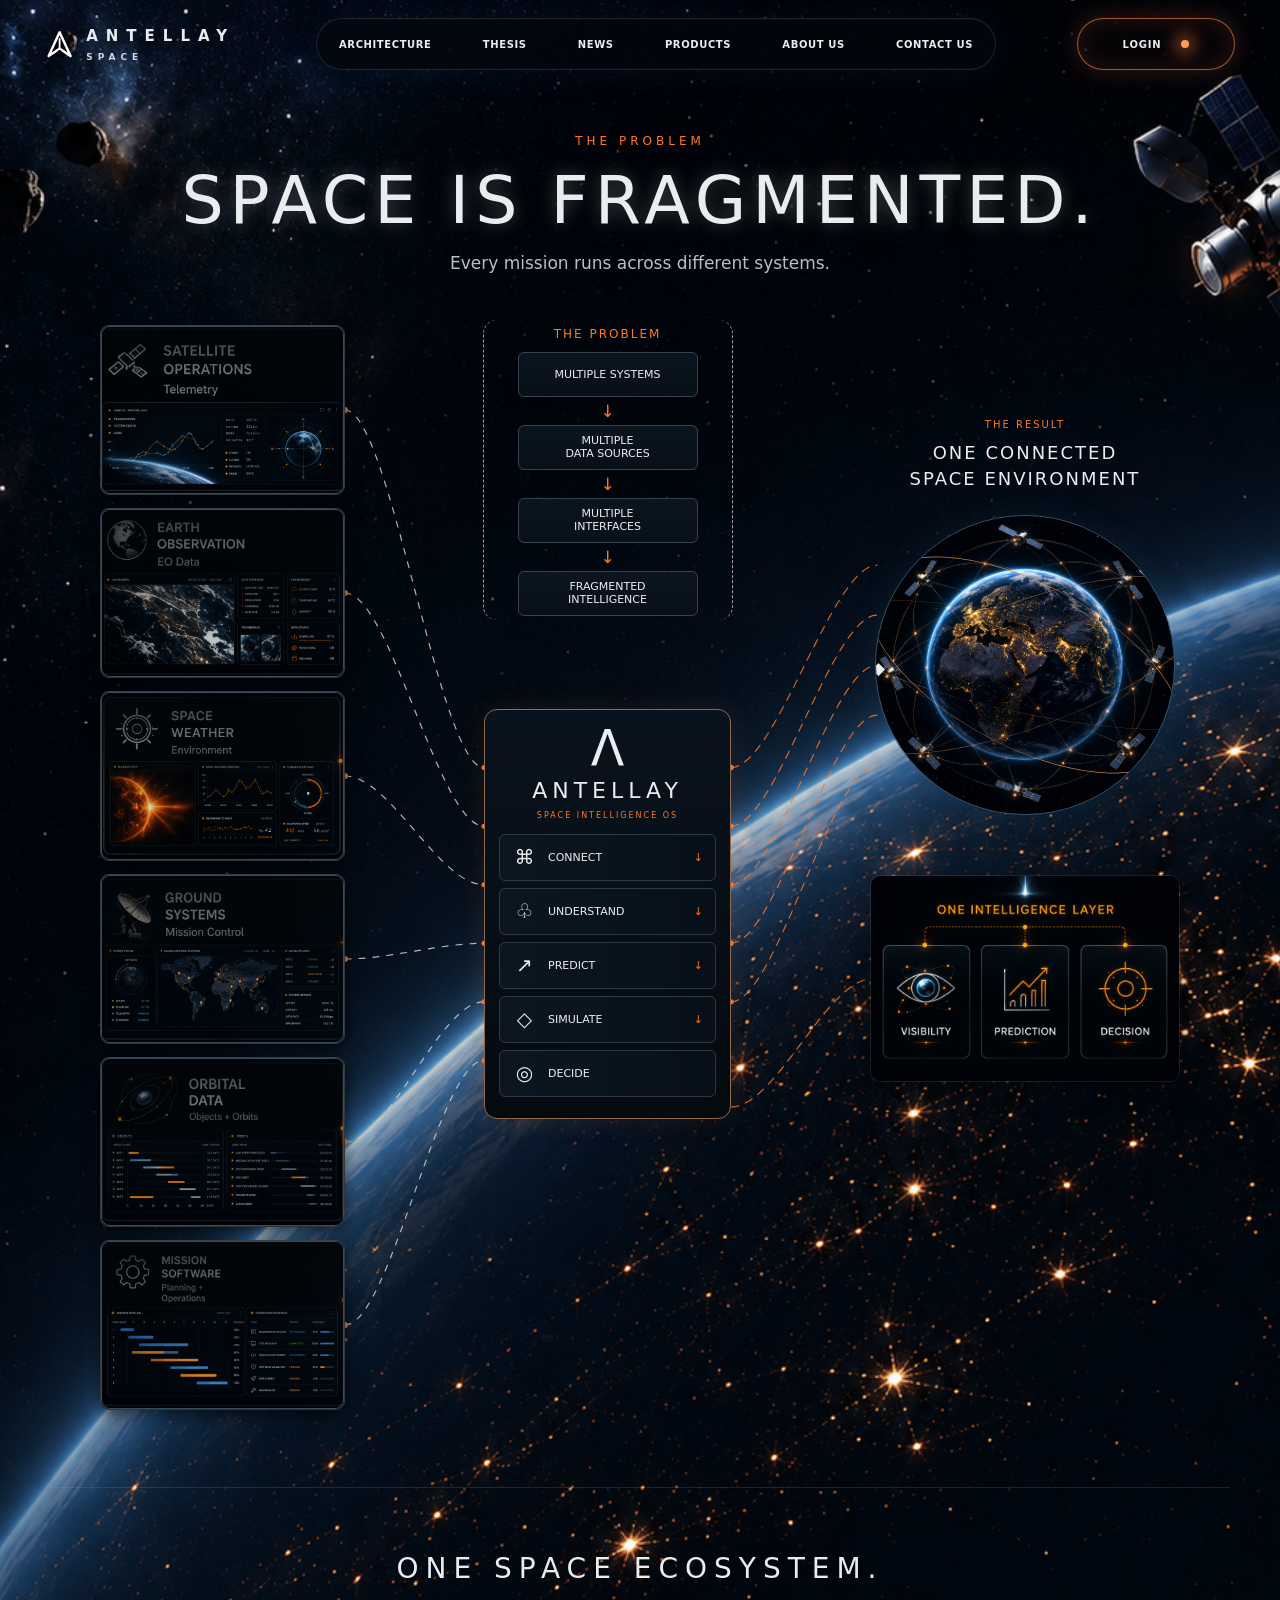
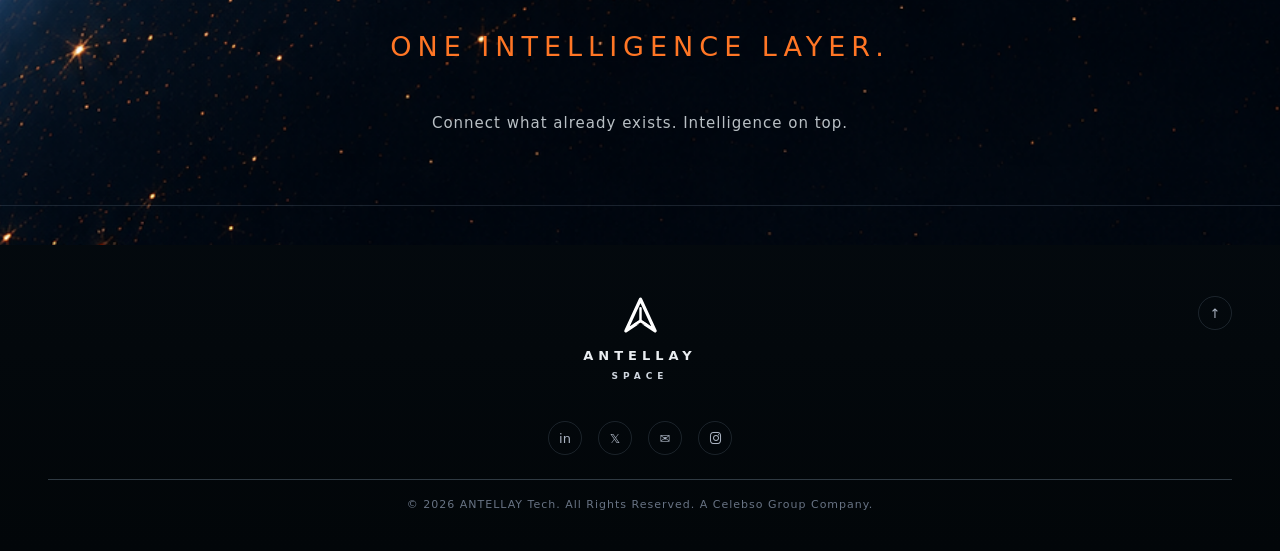
<file: os.html>
<!DOCTYPE html>
<html lang="en">
<head>
<meta charset="UTF-8">
<meta name="viewport" content="width=device-width, initial-scale=1">
<title>ANTELLAY — Space Intelligence</title>
<link rel="stylesheet" href="https://cdnjs.cloudflare.com/ajax/libs/font-awesome/6.4.0/css/all.min.css">
<link rel="stylesheet" href="css/style.css">
<style>
*{box-sizing:border-box}
html,body{margin:0;background:#020507;color:#e9edf0;font-family:Inter,ui-sans-serif,system-ui,-apple-system,BlinkMacSystemFont,"Segoe UI",sans-serif}
body{
  background:
    radial-gradient(circle at 83% 12%,rgba(255,112,38,.17),transparent 16%),
    radial-gradient(circle at 50% 46%,rgba(25,65,86,.13),transparent 30%),
    linear-gradient(180deg,#030609,#071018 53%,#020609);
}
body{min-width:320px}
.os-page{
  width:100%;
  max-width:1180px;
  margin:auto;
  min-height:100vh;
  position:relative;
  padding-top:70px;
}
.os-page:before{
  content:"";position:absolute;
  inset:-40px calc(50% - 50vw - 90px);
  background:url('assets/images/ChatGPT Image Aug 18, 2026, 09_59_21 PM.png') center center / cover no-repeat;
  will-change:transform;
  animation:heroShrink 14s ease-in-out infinite alternate;
  z-index:0;
}
@keyframes heroShrink{
  from{transform:scale(1.08) translate3d(0,0,0)}
  to{transform:scale(1) translate3d(-60px,25px,0)}
}
@keyframes heroZoom{
  from{transform:scale(1.06)}
  to{transform:scale(1)}
}
.os-page > *{position:relative;z-index:2}
.os-header{text-align:center;padding:64px 20px 24px;position:relative;z-index:2}
.kicker{
  color:#ff7625;font-size:12px;letter-spacing:4px;margin-bottom:18px
}
h1{
  margin:0;font-size:clamp(24px,5.2vw,69px);font-weight:300;
  letter-spacing:clamp(2px,.8vw,6px);line-height:1.05
}
.tagline{margin:17px 0 0;color:#b8c0c6;font-size:17px;font-weight:300}
.diagram{
  position:relative;
  width:min(1080px,94%);
  margin:10px auto 0;
  min-height:1180px;
  display:grid;
  grid-template-columns:245px minmax(0,1fr) 310px;
  column-gap:55px;
  z-index:2;
}
.left{position:relative;z-index:4;padding-top:18px;display:flex;flex-direction:column;gap:13px}
.source{
  height:143px;border:1px solid #394751;border-radius:9px;
  background:linear-gradient(145deg,#0a141e,#050b10);
  padding:15px;position:relative;box-shadow:0 7px 20px #0005
}
.source h3{font-size:13px;line-height:1.15;font-weight:500;margin:0 0 6px 48px;letter-spacing:.4px}
.source small{font-size:10px;color:#aeb8be;margin-left:48px}
.sicon{
  position:absolute;left:15px;top:15px;width:34px;height:34px;
  display:grid;place-items:center;font-size:25px;color:#dfe5e8
}
.preview{
  position:absolute;left:15px;right:15px;bottom:13px;height:55px;
  border:1px solid #263640;border-radius:4px;
  background:linear-gradient(#0a141d,#050b10);overflow:hidden
}
.preview:before{
  content:"";position:absolute;left:10px;right:10px;top:10px;height:1px;
  background:#273843;box-shadow:0 15px #273843,0 30px #273843
}
.preview svg{position:absolute;inset:0;width:100%;height:100%}
.preview img{
  position:absolute;inset:0;width:100%;height:100%;object-fit:cover;
  z-index:2;display:block
}
.source.has-img{height:170px}
.source.has-img .preview{
  left:0;right:0;top:0;bottom:0;height:auto;
  border:1px solid #3a4c58;border-radius:9px;
  box-shadow:0 4px 14px #0006
}
.source.has-img .preview:before{
  content:"";position:absolute;left:0;right:0;top:0;bottom:0;height:auto;
  background:linear-gradient(180deg,rgba(2,5,7,.82) 0%,rgba(2,5,7,.25) 55%,transparent 100%);
  box-shadow:none;z-index:3
}
.source.has-img .preview img{border-radius:9px}
.source.has-img .sicon{color:#ff7625;filter:drop-shadow(0 0 6px rgba(255,118,37,.8))}
.center{position:relative;z-index:4;padding-top:20px}
.center-label{text-align:center;color:#ff7625;font-size:12px;letter-spacing:2px;margin-bottom:11px}
.flow{
  width:180px;margin:auto;position:relative;z-index:4
}
.flow-box{
  height:45px;margin:9px 0;border:1px solid #33444f;border-radius:6px;
  display:flex;align-items:center;justify-content:center;text-align:center;
  font-size:11px;line-height:1.2;background:linear-gradient(#0b151f,#071018)
}
.flow-arrow{text-align:center;color:#ff7625;font-size:17px;height:10px;line-height:10px}
.rail{
  position:absolute;top:13px;left:50%;transform:translateX(-50%);
  width:250px;height:300px;border-left:1px dashed #c7cdd1;
  border-right:1px dashed #c7cdd1;border-radius:14px;opacity:.8
}
.core{
  width:247px;margin:93px auto 0;border:1px solid #8e684f;border-radius:13px;
  padding:14px;background:linear-gradient(#09131d,#050a0f);
  box-shadow:0 0 28px #ff76251c;position:relative;z-index:4
}
.logo-mark{text-align:center;font-size:49px;font-weight:200;line-height:1}
.core-name{text-align:center;font-size:22px;letter-spacing:5px;font-weight:300;margin-top:5px}
.core-sub{text-align:center;color:#ff7625;font-size:8px;letter-spacing:2px;margin:8px 0 14px}
.action{
  height:47px;margin:7px 0;border:1px solid #2b3b46;border-radius:6px;
  background:linear-gradient(90deg,#0b1620,#071018);
  display:flex;align-items:center;padding:0 12px;gap:11px;font-size:11px
}
.action i{font-style:normal;font-size:20px;width:25px;text-align:center}
.action b{font-weight:400;flex:1}.action em{font-style:normal;color:#ff7625}
.right{position:relative;z-index:4;padding-top:112px;text-align:center}
.right .kicker{font-size:10px;letter-spacing:2px;margin-bottom:10px}
.right h2{font-weight:300;font-size:18px;letter-spacing:2px;line-height:1.45}
.earth{
  width:300px;height:300px;margin:23px auto 0;border-radius:50%;
  position:relative;
  border:1px solid #365365;
  box-shadow:inset -42px -25px 60px #000e,0 0 35px #5389aa18;
  overflow:hidden
}
.earth img{
  position:absolute;inset:0;width:100%;height:100%;
  border-radius:50%;object-fit:cover;z-index:0;display:block
}
.earth:before{
  content:"";position:absolute;inset:28px;border-radius:50%;
  background:
  radial-gradient(ellipse at 43% 42%,#c99845 0 1.5%,transparent 2%),
  radial-gradient(ellipse at 58% 50%,#e3b65d 0 1%,transparent 1.7%),
  radial-gradient(ellipse at 37% 62%,#b98a3c 0 1.3%,transparent 2%),
  radial-gradient(ellipse at 66% 32%,#d3a14d 0 1%,transparent 1.6%);
}
.orbit{
  position:absolute;inset:-24px;border:1px solid #c8824e;border-radius:50%;
  transform:rotate(28deg) scaleY(.47)
}
.orbit2{inset:-47px;transform:rotate(-20deg) scaleY(.32);border-color:#aa6d45}
.orbit3{inset:-68px;transform:rotate(12deg) scaleY(.22);border-color:#875b40}
.sat{position:absolute;color:#e8edf0;font-size:17px;animation:satPulse 2.6s ease-in-out infinite}
.sat.s2{animation-delay:.43s}
.sat.s3{animation-delay:.86s}
.sat.s4{animation-delay:1.3s}
.sat.s5{animation-delay:1.73s}
.sat.s6{animation-delay:2.16s}
@keyframes satPulse{
  0%,100%{opacity:.55;transform:scale(1)}
  50%{opacity:1;transform:scale(1.4)}
}
.earth{animation:earthFloat 7s ease-in-out infinite}
@keyframes earthFloat{
  0%,100%{transform:translateY(0)}
  50%{transform:translateY(-12px)}
}
.s1{left:35px;top:7px}.s2{right:22px;top:43px}.s3{left:-4px;top:142px}
.s4{right:-2px;bottom:56px}.s5{left:59px;bottom:8px}.s6{right:57px;bottom:0}
.intel{margin-top:60px;width:100%}
.intel img{
  width:100%;height:auto;display:block;
  border:1px solid rgba(255,255,255,0.08);border-radius:10px;
  box-shadow:0 8px 24px rgba(0,0,0,0.45)
}
.connections{
  position:absolute;left:0;top:0;width:100%;height:100%;z-index:1;pointer-events:none;overflow:visible
}
.connections path{
  fill:none;stroke:#c5ccd0;stroke-width:1.15;
  stroke-dasharray:6 8;stroke-linecap:round;stroke-linejoin:round;opacity:.9;
  animation:lineFlow 1.2s linear infinite
}
.connections .orange{
  stroke:#ff7625;stroke-width:1.15;
  stroke-dasharray:8 7;stroke-linecap:round;opacity:.85;
  animation:lineFlow 1.2s linear infinite reverse
}
@keyframes lineFlow{
  from{stroke-dashoffset:0}
  to{stroke-dashoffset:-28}
}
.connections circle{fill:#ff7625}
.os-footer{text-align:center;position:relative;z-index:3;padding:60px 20px 45px}
.os-footer h2{font-weight:300;font-size:28px;letter-spacing:7px}
.os-footer h3{font-weight:300;color:#ff7625;font-size:27px;letter-spacing:6px;margin:17px 0 0}
.os-footer p{color:#b9c0c5;margin:28px 0;font-size:15px;letter-spacing:1px}
@media(max-width:1020px){
 .diagram{grid-template-columns:220px minmax(0,1fr);column-gap:35px}
 .right{grid-column:1/-1;padding-top:50px}
 .connections{display:none}
 .left{grid-row:1}
}
@media(max-width:620px){
 .os-page{padding-top:52px}
 .os-header{padding-top:34px}
 h1{font-size:clamp(18px,6vw,36px);letter-spacing:1.5px}
 .tagline{font-size:15px}
 .diagram{display:block;width:94%;min-height:auto}
 .left{display:grid;grid-template-columns:1fr 1fr;gap:12px}
 .source.has-img{height:158px}
 .center{padding-top:45px}.right{padding-top:65px}
 .os-footer{padding:48px 18px 38px}
 .os-footer h2{font-size:clamp(17px,5.4vw,28px);letter-spacing:2px}
 .os-footer h3{font-size:clamp(15px,4.8vw,27px);letter-spacing:2px}
 .os-footer p{font-size:13px;letter-spacing:.5px}
 .os-page:before{animation:heroZoom 14s ease-in-out infinite alternate}
 .earth{animation:earthFloat 9s ease-in-out infinite}
 .sat{animation-duration:3.4s}
}
@media(max-width:460px){
 .left{display:block}.source{margin-bottom:12px}
 .earth{width:min(240px,72vw);height:min(240px,72vw)}
 .core{width:min(247px,86vw)}
}
@media(max-width:400px){
 .left{display:grid;grid-template-columns:1fr;gap:10px}
 .source{margin-bottom:0}
 .source.has-img{height:140px}
 .source h3{font-size:12px}
 .source small{font-size:9px}
 .kicker{letter-spacing:3px}
 .os-footer h2{font-size:16px;letter-spacing:1.5px}
 .os-footer h3{font-size:14px;letter-spacing:1px}
 .intel{margin-top:38px}
}
</style>
</head>
<body>
<header class="site-header">
  <a class="brand" href="index.html">
    <svg class="mark" viewBox="0 0 48 48" aria-hidden="true">
      <path d="M24 4 6 43l18-12 18 12L24 4Z" fill="none" stroke="#fff" stroke-width="4" stroke-linejoin="round"/>
      <path d="M24 15v16M17 35l7-4 7 4" stroke="#fff" stroke-width="3" stroke-linecap="round"/>
    </svg>
    <span><span class="brand-name">ANTELLAY</span><span class="brand-sub">SPACE</span></span>
  </a>
  <nav class="nav" aria-label="Primary">
    <a href="architecture.html">Architecture</a>
    <a href="thesis.html">Thesis</a>
    <a href="news.html">News</a>
    <a href="product.html">Products</a>
    <a href="about.html">About Us</a>
    <a href="contact.html">Contact Us</a>
  </nav>
  <a class="contact" href="login.html">Login</a>
  <button class="menu-toggle" type="button" aria-label="Toggle navigation" aria-expanded="false">
    <span></span><span></span><span></span>
  </button>
</header>

<!-- Mobile Menu -->
<div class="mobile-menu" id="mobile-menu">
  <a href="architecture.html">Architecture</a>
  <a href="thesis.html">Thesis</a>
  <a href="news.html">News</a>
  <a href="product.html">Products</a>
  <a href="about.html">About Us</a>
  <a href="contact.html">Contact Us</a>
</div>

<main>
<div class="os-page">
<header class="os-header">
  <div class="kicker">THE PROBLEM</div>
  <h1>SPACE IS FRAGMENTED.</h1>
  <p class="tagline">Every mission runs across different systems.</p>
</header>

<section class="diagram">
<svg class="connections" viewBox="0 0 1080 1180" preserveAspectRatio="none" aria-hidden="true">
  <path d="M245 141.5 C300 141.5 340 400 350 520 C360 580 380 605 384 620"/>
  <path d="M245 324.5 C290 324.5 320 500 350 610 C365 660 378 685 384 700"/>
  <path d="M245 507.5 C290 507.5 315 650 350 710 C365 750 378 770 384 780"/>
  <path d="M245 690.5 C290 690.5 315 780 350 825 C365 845 378 855 384 860"/>
  <path d="M245 873.5 C290 873.5 315 900 350 915 C365 935 378 938 384 940"/>
  <path d="M245 1018 C290 1018 315 1010 350 1015 C365 1020 378 1025 384 1020"/>

  <circle cx="245" cy="141.5" r="3"/>
  <circle cx="245" cy="324.5" r="3"/>
  <circle cx="245" cy="507.5" r="3"/>
  <circle cx="245" cy="690.5" r="3"/>
  <circle cx="245" cy="873.5" r="3"/>
  <circle cx="245" cy="1018" r="3"/>

  <circle cx="384" cy="620" r="2.5"/>
  <circle cx="384" cy="700" r="2.5"/>
  <circle cx="384" cy="780" r="2.5"/>
  <circle cx="384" cy="860" r="2.5"/>
  <circle cx="384" cy="940" r="2.5"/>
  <circle cx="384" cy="1020" r="2.5"/>

  <path class="orange" d="M631 620 C675 605 720 545 775 460"/>
  <path class="orange" d="M631 700 C675 685 720 625 775 520"/>
  <path class="orange" d="M631 780 C675 765 720 705 775 580"/>
  <path class="orange" d="M631 860 C675 845 720 785 775 640"/>
  <path class="orange" d="M631 940 C675 925 720 865 775 700"/>
  <path class="orange intel-line" d="M631 990 C680 975 730 930 775 860"/>

  <circle cx="631" cy="620" r="2.7"/>
  <circle cx="631" cy="700" r="2.7"/>
  <circle cx="631" cy="780" r="2.7"/>
  <circle cx="631" cy="860" r="2.7"/>
  <circle cx="631" cy="940" r="2.7"/>
</svg>

<section class="left">
  <article class="source has-img"><div class="sicon">◈</div><h3>SATELLITE<br>OPERATIONS</h3><small>Telemetry</small><div class="preview"><img src="assets/images/ChatGPT Image Aug 19, 2026, 01_09_27 AM.png" alt="Satellite Operations"></div></article>
  <article class="source has-img"><div class="sicon">◉</div><h3>EARTH<br>OBSERVATION</h3><small>EO Data</small><div class="preview"><img src="assets/images/ChatGPT Image Aug 19, 2026, 01_10_13 AM.png" alt="Earth Observation"></div></article>
  <article class="source has-img"><div class="sicon">☼</div><h3>SPACE<br>WEATHER</h3><small>Environment</small><div class="preview"><img src="assets/images/ChatGPT Image Aug 19, 2026, 01_11_06 AM.png" alt="Space Weather"></div></article>
  <article class="source has-img"><div class="sicon">◉</div><h3>GROUND<br>SYSTEMS</h3><small>Mission Control</small><div class="preview"><img src="assets/images/ChatGPT Image Aug 19, 2026, 01_11_45 AM.png" alt="Ground Systems"></div></article>
  <article class="source has-img"><div class="sicon">◎</div><h3>ORBITAL<br>DATA</h3><small>Objects + Orbits</small><div class="preview"><img src="assets/images/ChatGPT Image Aug 19, 2026, 01_13_27 AM.png" alt="Orbital Data"></div></article>
  <article class="source has-img"><div class="sicon">⚙</div><h3>MISSION<br>SOFTWARE</h3><small>Planning + Operations</small><div class="preview"><img src="assets/images/ChatGPT Image Aug 19, 2026, 01_15_11 AM.png" alt="Mission Software"></div></article>
</section>

<section class="center">
  <div class="center-label">THE PROBLEM</div>
  <div class="rail"></div>
  <div class="flow">
    <div class="flow-box">MULTIPLE SYSTEMS</div><div class="flow-arrow">↓</div>
    <div class="flow-box">MULTIPLE<br>DATA SOURCES</div><div class="flow-arrow">↓</div>
    <div class="flow-box">MULTIPLE<br>INTERFACES</div><div class="flow-arrow">↓</div>
    <div class="flow-box">FRAGMENTED<br>INTELLIGENCE</div>
  </div>

  <div class="core">
    <div class="logo-mark">Λ</div>
    <div class="core-name">ANTELLAY</div>
    <div class="core-sub">SPACE INTELLIGENCE OS</div>
    <div class="action"><i>⌘</i><b>CONNECT</b><em>↓</em></div>
    <div class="action"><i>♧</i><b>UNDERSTAND</b><em>↓</em></div>
    <div class="action"><i>↗</i><b>PREDICT</b><em>↓</em></div>
    <div class="action"><i>◇</i><b>SIMULATE</b><em>↓</em></div>
    <div class="action"><i>◎</i><b>DECIDE</b></div>
  </div>
</section>

<section class="right">
  <div class="kicker">THE RESULT</div>
  <h2>ONE CONNECTED<br>SPACE ENVIRONMENT</h2>
  <div class="earth">
    <img src="assets/images/ChatGPT Image Aug 19, 2026, 01_24_09 AM.png" alt="Connected Space">
    <div class="orbit"></div><div class="orbit orbit2"></div><div class="orbit orbit3"></div>
    <span class="sat s1">◆</span><span class="sat s2">◆</span><span class="sat s3">◆</span>
    <span class="sat s4">◆</span><span class="sat s5">◆</span><span class="sat s6">◆</span>
  </div>
  <div class="intel">
    <img src="assets/images/ChatGPT Image Aug 19, 2026, 01_29_21 AM.png" alt="One Intelligence Layer">
  </div>
</section>
</section>

<footer class="os-footer">
  <h2>ONE SPACE ECOSYSTEM.</h2>
  <h3>ONE INTELLIGENCE LAYER.</h3>
  <p>Connect what already exists. Intelligence on top.</p>
</footer>
</div>
</main>

<footer class="page" id="contact">
  <video class="footer-video" autoplay muted loop playsinline disablepictureinpicture src="assets/videos/WhatsApp Video 2026-08-11 at 12.12.58 PM.mp4"></video>
  <div class="footer-top">
    <div class="footer-center">
      <a class="brand" href="index.html">
        <svg class="mark" viewBox="0 0 48 48" aria-hidden="true"><path d="M24 4 6 43l18-12 18 12L24 4Z" fill="none" stroke="#fff" stroke-width="4" stroke-linejoin="round"/><path d="M24 15v16M17 35l7-4 7 4" stroke="#fff" stroke-width="3" stroke-linecap="round"/></svg>
        <span><span class="brand-name">ANTELLAY</span><span class="brand-sub">SPACE</span></span>
      </a>
      <div class="socials">
        <a href="https://www.linkedin.com/company/a-n-t-e-l-l-a-y-space/posts/?feedView=all" target="_blank" aria-label="LinkedIn">in</a>
        <a href="#" aria-label="Twitter">&#120143;</a>
        <a href="#" aria-label="Mail">&#9993;</a>
        <a href="https://www.instagram.com/antellay.tech?igsh=NDBoa3NoMjZ2Ynk3" target="_blank" aria-label="Instagram"><i class="fa-brands fa-instagram"></i></a>
      </div>
    </div>
    <a href="#contact" class="to-top" aria-label="Back to top">&#8593;</a>
  </div>
  <div class="copyright">&copy; 2026 ANTELLAY Tech. All Rights Reserved. A Celebso Group Company.</div>
</footer>
<script src="js/main.js"></script>
<script>
(function () {
  function layoutConnections() {
    var svg = document.querySelector('.connections');
    var diagram = document.querySelector('.diagram');
    if (!svg || !diagram) return;

    if (window.innerWidth < 1021) {
      svg.style.display = 'none';
      return;
    }
    svg.style.display = 'block';

    var dRect = diagram.getBoundingClientRect();
    svg.setAttribute('viewBox', '0 0 ' + dRect.width + ' ' + dRect.height);

    var cards = Array.prototype.slice.call(document.querySelectorAll('.left .source'));
    var core = document.querySelector('.core');
    var earth = document.querySelector('.earth');
    if (!cards.length || !core || !earth) return;

    var coreRect = core.getBoundingClientRect();
    var earthRect = earth.getBoundingClientRect();

    var coreLeft = coreRect.left - dRect.left;
    var coreRight = coreRect.right - dRect.left;
    var n = cards.length;
    var ys = [];
    for (var i = 0; i < n; i++) {
      ys.push(coreRect.top - dRect.top + coreRect.height * ((i + 1) / (n + 1)));
    }

    var L = [];
    for (var i = 0; i < n; i++) {
      var r = cards[i].getBoundingClientRect();
      L.push({ x: r.right - dRect.left, y: r.top + r.height / 2 - dRect.top });
    }

    var gray = Array.prototype.slice.call(svg.querySelectorAll('path:not(.orange)'));
    var orange = Array.prototype.slice.call(svg.querySelectorAll('path.orange:not(.intel-line)'));
    var intelLine = svg.querySelector('path.intel-line');

    for (var i = 0; i < n; i++) {
      if (!gray[i]) continue;
      var d = 'M' + L[i].x + ' ' + L[i].y +
              ' C' + (L[i].x + 45) + ' ' + L[i].y +
              ' ' + (coreLeft - 45) + ' ' + ys[i] +
              ' ' + coreLeft + ' ' + ys[i];
      gray[i].setAttribute('d', d);
    }

    var earthTop = earthRect.top - dRect.top;
    var earthH = earthRect.height;
    var earthLeft = earthRect.left - dRect.left + 2;
    for (var i = 0; i < orange.length; i++) {
      var ey = earthTop + earthH * ((i + 1) / (orange.length + 1));
      var d = 'M' + coreRight + ' ' + ys[i] +
              ' C' + (coreRight + 45) + ' ' + ys[i] +
              ' ' + (earthLeft - 45) + ' ' + ey +
              ' ' + earthLeft + ' ' + ey;
      orange[i].setAttribute('d', d);
    }

    var intel = document.querySelector('.intel');
    if (intelLine && intel) {
      var iRect = intel.getBoundingClientRect();
      var ix = iRect.left - dRect.left + 2;
      var iy = iRect.top - dRect.top + iRect.height / 2;
      var iCoreY = coreRect.bottom - dRect.top - 12;
      intelLine.setAttribute('d',
        'M' + coreRight + ' ' + iCoreY +
        ' C' + (coreRight + 45) + ' ' + iCoreY +
        ' ' + (ix - 45) + ' ' + iy +
        ' ' + ix + ' ' + iy);
    }

    var circles = svg.querySelectorAll('circle');
    for (var i = 0; i < n && circles[i]; i++) {
      circles[i].setAttribute('cx', L[i].x);
      circles[i].setAttribute('cy', L[i].y);
    }
    for (var i = 0; i < n && circles[n + i]; i++) {
      circles[n + i].setAttribute('cx', coreLeft);
      circles[n + i].setAttribute('cy', ys[i]);
    }
    for (var i = 0; i < orange.length && circles[2 * n + i]; i++) {
      circles[2 * n + i].setAttribute('cx', coreRight);
      circles[2 * n + i].setAttribute('cy', ys[i]);
    }
    for (var i = 0; i < orange.length && circles[2 * n + orange.length + i]; i++) {
      circles[2 * n + orange.length + i].setAttribute('cx', earthLeft);
      circles[2 * n + orange.length + i].setAttribute('cy', earthTop + earthH * ((i + 1) / (orange.length + 1)));
    }
  }

  window.addEventListener('load', layoutConnections);
  window.addEventListener('resize', layoutConnections);
})();
</script>
</body>
</html>
</file>
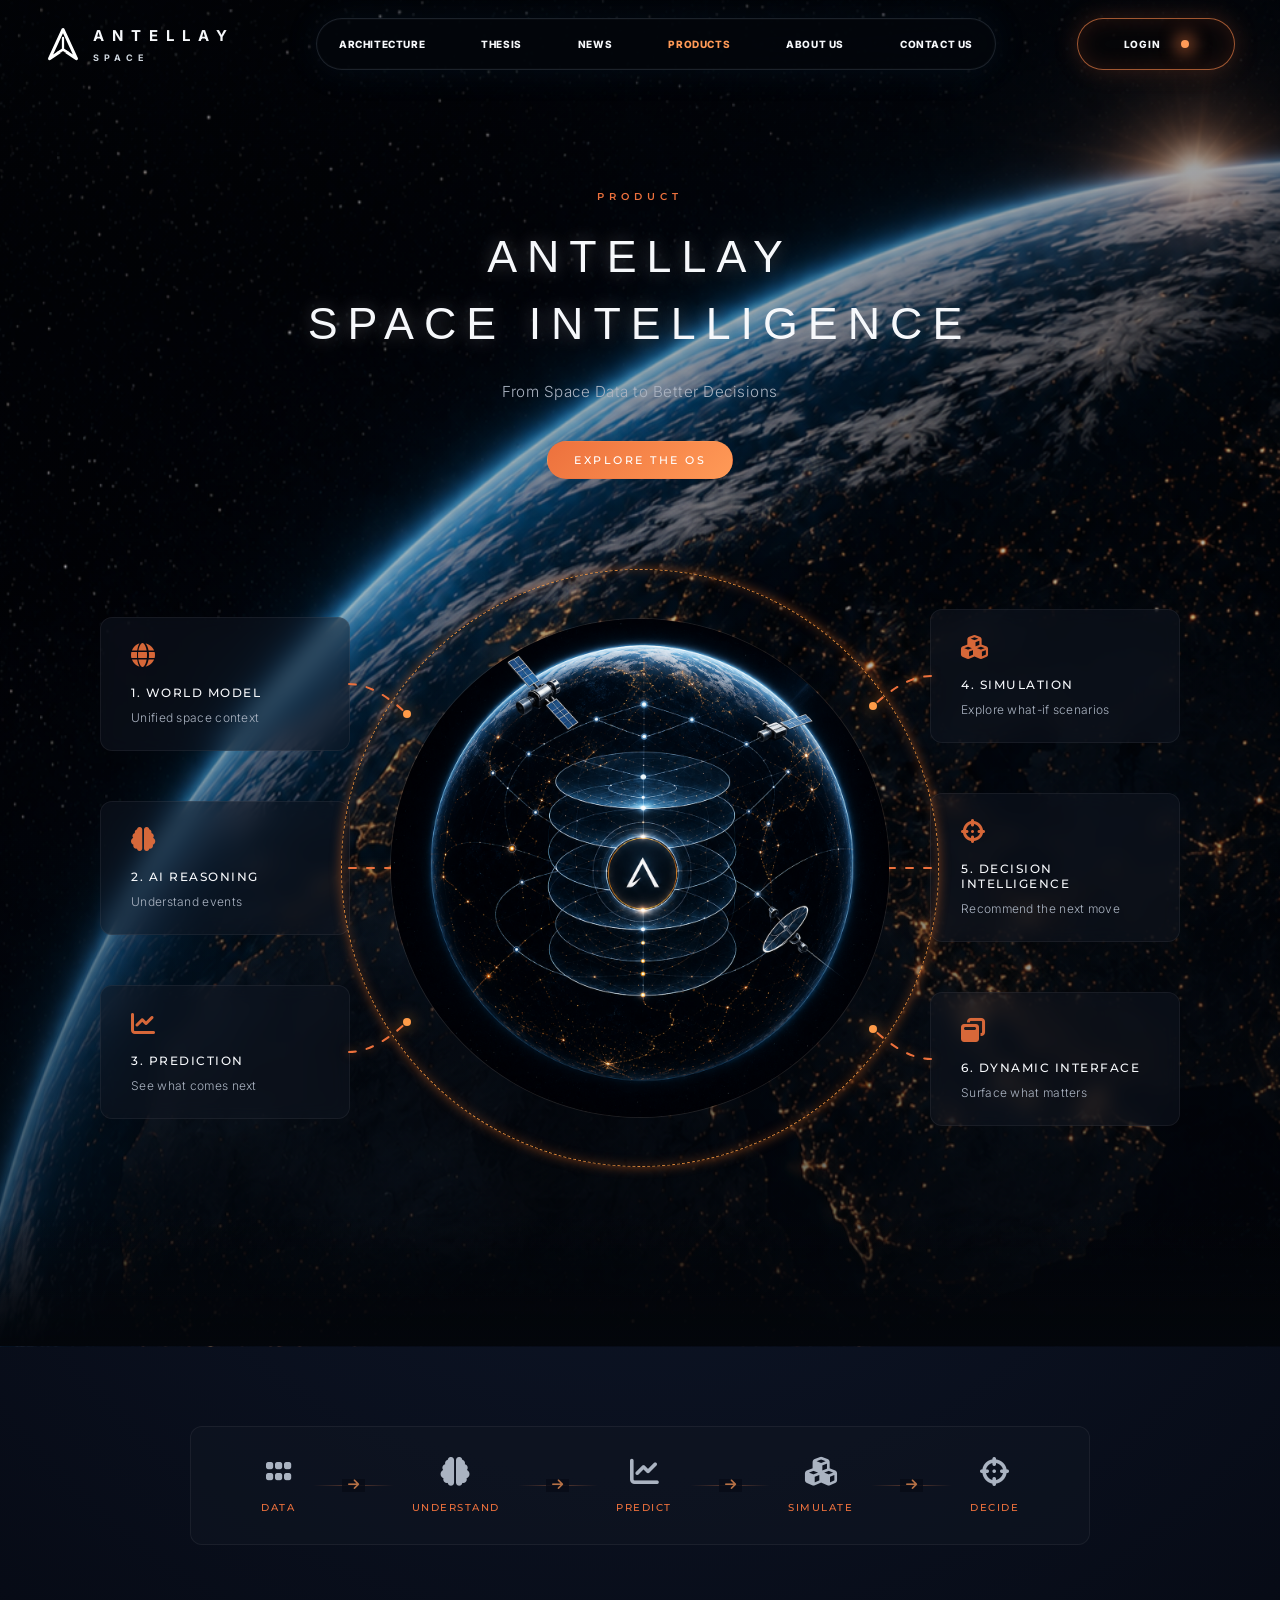
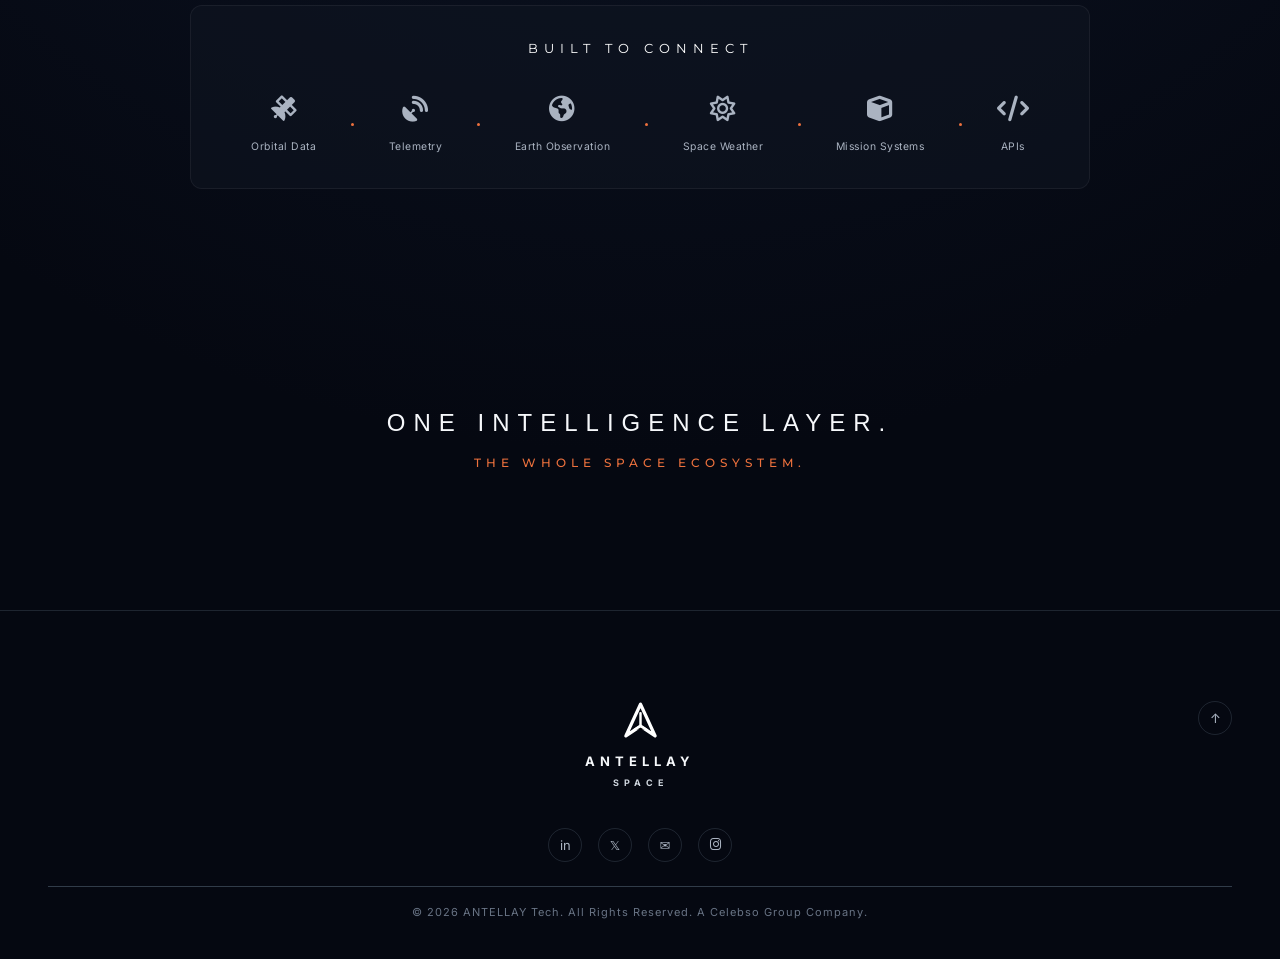
<file: product.html>
<!DOCTYPE html>
<html lang="en">
<head>
  <meta charset="UTF-8">
  <meta name="viewport" content="width=device-width, initial-scale=1.0">
  <title>Antellay Space - Products</title>
  <link rel="stylesheet" href="https://cdnjs.cloudflare.com/ajax/libs/font-awesome/6.4.0/css/all.min.css">
  <link rel="preconnect" href="https://fonts.googleapis.com">
  <link rel="preconnect" href="https://fonts.gstatic.com" crossorigin>
  <link href="https://fonts.googleapis.com/css2?family=Inter:wght@300;400;500&family=Montserrat:wght@300;400;500;600&family=Syncopate:wght@400;700&display=swap" rel="stylesheet">
  <link rel="stylesheet" href="css/style.css">
  <style>
    .nav a.active {
      color: var(--orange2);
    }

    body {
      background: radial-gradient(circle at 50% 35%, rgba(25, 40, 70, 0.5) 0%, transparent 65%), radial-gradient(circle at 80% -10%, rgba(255, 255, 255, 0.08) 0%, transparent 40%), #050811;
    }
    .upper-bg {
      position: relative;
      padding-bottom: 110px;
    }
    .upper-bg::after {
      content: "";
      position: absolute;
      inset: 0 calc(50% - 50vw - 90px);
      background: url('assets/images/ChatGPT Image Aug 19, 2026, 12_22_20 AM.png') center center / cover no-repeat;
      will-change: transform;
      animation: heroShrink 14s ease-in-out infinite alternate;
      z-index: 0;
    }
    @keyframes heroShrink {
      from { transform: scale(1.08) translate3d(0, 0, 0); }
      to { transform: scale(1) translate3d(-60px, 25px, 0); }
    }
    @keyframes heroZoom {
      from { transform: scale(1.06); }
      to { transform: scale(1); }
    }
    .upper-bg::before {
      content: "";
      position: absolute;
      inset: 0;
      background:
        linear-gradient(180deg, transparent 0%, transparent calc(100% - 130px), #03060b 100%),
        linear-gradient(180deg, rgba(3, 6, 11, 0.42) 0%, rgba(3, 6, 11, 0.26) 45%, rgba(3, 6, 11, 0.62) 100%);
      z-index: 1;
    }
    .upper-bg > * {
      position: relative;
      z-index: 2;
    }

    /* Hero */
    .product-hero {
      text-align: center;
      padding: 190px 40px 40px;
      position: relative;
      z-index: 1;
    }
    .hero-product {
      color: var(--orange);
      font-size: 0.65rem;
      font-family: 'Montserrat', sans-serif;
      font-weight: 600;
      letter-spacing: 5px;
      margin-bottom: 20px;
      text-transform: uppercase;
    }
    .hero-title {
      font-family: 'Syncopate', sans-serif;
      font-size: clamp(22px, 4vw, 2.8rem);
      font-weight: 400;
      letter-spacing: clamp(2px, 1.2vw, 10px);
      margin: 0;
      line-height: 1.5;
      text-transform: uppercase;
    }
    .hero-subtitle {
      font-family: 'Inter', sans-serif;
      color: var(--muted);
      margin-top: 25px;
      font-size: 0.95rem;
      font-weight: 300;
      letter-spacing: 0.5px;
    }
    .hero-actions {
      display: flex;
      justify-content: center;
      align-items: center;
      gap: 16px;
      margin-top: 40px;
    }
    .hero-btn {
      font-family: 'Montserrat', sans-serif;
      font-size: 0.68rem;
      font-weight: 500;
      letter-spacing: 2.5px;
      text-transform: uppercase;
      padding: 11px 26px;
      border-radius: 30px;
      border: 1px solid rgba(255, 255, 255, 0.18);
      color: #fff;
      background: rgba(16, 22, 35, 0.5);
      transition: all 0.3s ease;
      backdrop-filter: blur(6px);
    }
    .hero-btn:hover {
      border-color: var(--orange2);
      color: var(--orange2);
      transform: translateY(-2px);
      box-shadow: 0 6px 24px rgba(229, 106, 56, 0.25);
    }
    .hero-btn.solid {
      background: linear-gradient(135deg, var(--orange), var(--orange2));
      border-color: transparent;
    }
    .hero-btn.solid:hover {
      color: #fff;
      box-shadow: 0 8px 30px rgba(229, 106, 56, 0.5);
    }

    /* Diagram */
    .diagram-container {
      display: flex;
      justify-content: center;
      align-items: center;
      margin: 90px auto 110px auto;
      max-width: 1200px;
      position: relative;
      z-index: 1;
      flex-wrap: wrap;
    }
    .side-cards {
      display: flex;
      flex-direction: column;
      gap: 50px;
      z-index: 2;
    }
    .card {
      background: rgba(16, 22, 35, 0.5);
      border: 1px solid rgba(255, 255, 255, 0.06);
      border-radius: 12px;
      padding: 25px 30px;
      width: 250px;
      backdrop-filter: blur(10px);
      position: relative;
      transition: opacity 0.7s ease, transform 0.4s ease, border-color 0.4s ease, box-shadow 0.4s ease;
    }
    .card:hover {
      transform: translateY(-8px);
      border-color: rgba(255, 138, 77, 0.5);
      box-shadow: 0 18px 45px rgba(0, 0, 0, 0.5), 0 0 25px rgba(255, 120, 40, 0.15);
    }
    .connector {
      position: absolute;
      top: 50%;
      width: 60px;
      height: 84px;
      transform: translateY(-50%);
      pointer-events: none;
      z-index: 5;
      overflow: visible;
    }
    .card.left .connector { right: -60px; }
    .card.right .connector { left: -60px; }
    .connector path {
      fill: none;
      stroke: var(--orange);
      stroke-width: 2;
      stroke-linecap: round;
      stroke-linejoin: round;
      filter: drop-shadow(0 0 5px rgba(255, 132, 35, 0.7));
      stroke-dasharray: 7 11;
      animation: wireFlow 1.4s linear infinite;
    }
    .card.right .connector path { animation-direction: reverse; }
    @keyframes wireFlow {
      from { stroke-dashoffset: 0; }
      to { stroke-dashoffset: -36; }
    }
    .connector .node {
      fill: #ff9b48;
      filter: drop-shadow(0 0 8px rgba(255, 150, 50, 0.9));
      transform-origin: center;
      transform-box: fill-box;
      animation: wireDotPulse 1.6s ease-in-out infinite;
    }
    .connector .node:nth-of-type(2n) { animation-delay: 0.3s; }
    @keyframes wireDotPulse {
      0%, 100% { opacity: 0.5; transform: scale(1); }
      50% { opacity: 1; transform: scale(1.35); }
    }
    .card-icon {
      color: var(--orange);
      font-size: 1.5rem;
      margin-bottom: 18px;
      opacity: 0.9;
    }
    .card-title {
      font-family: 'Montserrat', sans-serif;
      font-size: 0.75rem;
      font-weight: 500;
      margin: 0 0 10px 0;
      letter-spacing: 1.5px;
      text-transform: uppercase;
    }
    .card-desc {
      color: var(--muted);
      font-size: 0.75rem;
      margin: 0;
      font-weight: 300;
      letter-spacing: 0.3px;
    }
    .center-globe-wrapper {
      width: 500px;
      height: 500px;
      margin: 0 40px;
      position: relative;
      display: flex;
      justify-content: center;
      align-items: center;
      border-radius: 50%;
      background:
        radial-gradient(circle at center, transparent 40%, rgba(229, 106, 56, 0.03) 65%),
        repeating-radial-gradient(circle at center, transparent, transparent 58px, rgba(255,255,255,0.03) 60px);
      border: 1px solid rgba(255,255,255,0.08);
      box-shadow: 0 0 100px rgba(0, 0, 0, 0.9) inset;
    }
    .core-ring {
      position: absolute;
      inset: -10%;
      border: 1.5px dashed rgba(255, 157, 65, 0.85);
      border-radius: 50%;
      animation: spin 18s linear infinite;
      box-shadow: 0 0 12px rgba(255, 120, 40, 0.45), inset 0 0 12px rgba(255, 120, 40, 0.25);
      z-index: 5;
    }
    @keyframes spin {
      from { transform: rotate(0deg); }
      to { transform: rotate(360deg); }
    }
    .center-image {
      width: 100%;
      height: 100%;
      object-fit: cover;
      border-radius: 50%;
      z-index: 10;
    }
    /* Process Flow */
    .process-flow {
      display: flex;
      justify-content: center;
      align-items: center;
      background: rgba(16, 22, 35, 0.5);
      border: 1px solid rgba(255, 255, 255, 0.06);
      border-radius: 12px;
      max-width: 900px;
      margin: 80px auto 60px auto;
      padding: 30px 70px;
      position: relative;
      z-index: 1;
      flex-wrap: wrap;
      gap: 12px;
    }
    .flow-item {
      text-align: center;
      display: flex;
      flex-direction: column;
      align-items: center;
      gap: 15px;
    }
    .flow-item i {
      font-size: 1.8rem;
      color: var(--muted);
      transition: color 0.3s;
    }
    .flow-item:hover i {
      color: #fff;
    }
    .flow-item span {
      font-family: 'Montserrat', sans-serif;
      font-size: 0.65rem;
      letter-spacing: 1.5px;
      color: var(--orange);
      text-transform: uppercase;
      font-weight: 500;
    }
    .flow-arrow {
      flex: 1;
      min-width: 28px;
      display: flex;
      align-items: center;
      justify-content: center;
      position: relative;
      color: var(--orange2);
      font-size: 0.85rem;
      opacity: 0.7;
    }
    .flow-arrow::before {
      content: '';
      position: absolute;
      left: 6px;
      right: 6px;
      height: 1px;
      background: linear-gradient(90deg, transparent, rgba(255, 138, 77, 0.5), transparent);
    }
    .flow-arrow i {
      position: relative;
      z-index: 1;
      background: rgba(7, 9, 19, 0.85);
      padding: 0 6px;
      font-size: 0.8rem;
    }

    /* Built to Connect */
    .built-to-connect {
      background: rgba(16, 22, 35, 0.5);
      border: 1px solid rgba(255, 255, 255, 0.06);
      border-radius: 12px;
      max-width: 900px;
      margin: 0 auto 100px auto;
      padding: 35px 60px;
      text-align: center;
      position: relative;
      z-index: 1;
    }
    .btc-title {
      font-family: 'Montserrat', sans-serif;
      letter-spacing: 6px;
      font-size: 0.8rem;
      margin-bottom: 40px;
      font-weight: 400;
      color: #fff;
      text-transform: uppercase;
    }
    .btc-icons {
      display: flex;
      justify-content: space-between;
      align-items: center;
      flex-wrap: wrap;
      gap: 20px;
    }
    .btc-item {
      display: flex;
      flex-direction: column;
      align-items: center;
      gap: 18px;
    }
    .btc-item i {
      font-size: 1.6rem;
      color: var(--muted);
    }
    .btc-item span {
      font-family: 'Inter', sans-serif;
      font-size: 0.65rem;
      color: var(--muted);
      letter-spacing: 0.5px;
    }
    .btc-dot {
      width: 3px;
      height: 3px;
      background: var(--orange);
      border-radius: 50%;
    }

    /* Footer Hero */
    .footer-hero {
      text-align: center;
      padding: 120px 20px 140px;
      position: relative;
      z-index: 10;
    }
    .fh-title {
      font-family: 'Syncopate', sans-serif;
      font-size: 1.5rem;
      letter-spacing: 8px;
      margin-bottom: 18px;
      font-weight: 400;
      text-transform: uppercase;
    }
    .fh-subtitle {
      font-family: 'Montserrat', sans-serif;
      color: var(--orange);
      font-size: 0.75rem;
      letter-spacing: 5px;
      text-transform: uppercase;
      font-weight: 500;
    }
    .bottom-glow {
      height: 200px;
      width: 100%;
      background: radial-gradient(ellipse at bottom, rgba(30, 45, 75, 0.7) 0%, transparent 70%);
      position: absolute;
      bottom: 0;
      z-index: 1;
    }

    @media (max-width: 1080px) {
      .product-hero {
        padding-top: 150px;
      }
      .hero-title {
        font-size: 2.2rem;
        letter-spacing: 7px;
      }
      .center-globe-wrapper {
        width: 320px;
        height: 320px;
        margin: 30px 0;
      }
    }
    @media (max-width: 640px) {
      .upper-bg {
        padding-bottom: 60px;
      }
      .upper-bg::after {
        animation: heroZoom 14s ease-in-out infinite alternate;
      }
      .core-ring {
        animation-duration: 24s;
      }
      .connector {
        display: none;
      }
      .product-hero {
        padding: 118px 20px 30px;
      }
      .hero-actions {
        flex-direction: column;
        gap: 12px;
      }
      .hero-btn {
        width: 100%;
        max-width: 280px;
      }
      .hero-title {
        font-size: clamp(18px, 6vw, 1.4rem);
        letter-spacing: 3px;
      }
      .card {
        width: 220px;
      }
      .center-globe-wrapper {
        flex: 0 0 auto;
        width: min(300px, 84vw);
        height: min(300px, 84vw);
        margin: 24px auto;
      }
      .diagram-container {
        margin: 56px auto 66px auto;
      }
      .process-flow {
        padding: 22px 16px;
        justify-content: center;
        gap: 8px;
        margin: 44px auto 34px auto;
      }
      .built-to-connect {
        padding: 24px 18px;
        margin-bottom: 70px;
      }
      .fh-title {
        font-size: 1.1rem;
        letter-spacing: 4px;
      }
      .footer-hero {
        padding: 90px 16px 110px;
      }
    }
    @media (max-width: 420px) {
      .product-hero {
        padding: 100px 14px 24px;
      }
      .hero-product {
        letter-spacing: 3px;
        margin-bottom: 14px;
      }
      .hero-title {
        font-size: clamp(16px, 5vw, 20px);
        letter-spacing: 2px;
      }
      .hero-subtitle {
        font-size: 0.82rem;
        margin-top: 18px;
      }
      .card {
        width: min(210px, 78vw);
        padding: 20px 22px;
      }
      .side-cards {
        gap: 30px;
      }
      .center-globe-wrapper {
        width: min(260px, 84vw);
        height: min(260px, 84vw);
      }
      .process-flow {
        padding: 18px 10px;
        gap: 6px;
      }
      .flow-item {
        gap: 10px;
      }
      .flow-item i {
        font-size: 1.25rem;
      }
      .flow-item span {
        font-size: 0.55rem;
        letter-spacing: 1px;
      }
      .flow-arrow {
        min-width: 14px;
        font-size: 0.65rem;
      }
      .built-to-connect {
        padding: 20px 12px;
      }
      .btc-icons {
        gap: 10px;
      }
      .btc-item {
        gap: 8px;
      }
      .btc-item i {
        font-size: 1.15rem;
      }
      .btc-item span {
        font-size: 0.58rem;
      }
      .fh-title {
        font-size: 0.85rem;
        letter-spacing: 2px;
        margin-bottom: 14px;
      }
      .fh-subtitle {
        font-size: 0.65rem;
        letter-spacing: 2px;
      }
    }
  </style>
</head>
<body>
  <header class="site-header">
    <a class="brand" href="index.html">
      <svg class="mark" viewBox="0 0 48 48" aria-hidden="true">
        <path d="M24 4 6 43l18-12 18 12L24 4Z" fill="none" stroke="#fff" stroke-width="4" stroke-linejoin="round"/>
        <path d="M24 15v16M17 35l7-4 7 4" stroke="#fff" stroke-width="3" stroke-linecap="round"/>
      </svg>
      <span><span class="brand-name">ANTELLAY</span><span class="brand-sub">SPACE</span></span>
    </a>
    <nav class="nav" aria-label="Primary">
      <a href="architecture.html">Architecture</a>
      <a href="thesis.html">Thesis</a>
      <a href="news.html">News</a>
      <a href="product.html" class="active">Products</a>
      <a href="about.html">About Us</a>
      <a href="contact.html">Contact Us</a>
    </nav>
    <a class="contact" href="login.html">Login</a>
    <button class="menu-toggle" type="button" aria-label="Toggle navigation" aria-expanded="false">
      <span></span><span></span><span></span>
    </button>
  </header>

  <!-- Mobile Menu -->
  <div class="mobile-menu" id="mobile-menu">
    <a href="architecture.html">Architecture</a>
    <a href="thesis.html">Thesis</a>
    <a href="news.html">News</a>
    <a href="product.html" class="active">Products</a>
    <a href="about.html">About Us</a>
    <a href="contact.html">Contact Us</a>
  </div>

  <main>
    <div class="upper-bg">
      <div class="product-hero">
        <div class="hero-product">Product</div>
        <h1 class="hero-title">ANTELLAY<br>SPACE INTELLIGENCE</h1>
        <div class="hero-subtitle">From Space Data to Better Decisions</div>
        <div class="hero-actions">
          <a href="os.html" class="hero-btn solid">Explore the OS</a>
        </div>
      </div>

      <div class="diagram-container">
        <div class="side-cards">
          <div class="card left">
            <i class="fa-solid fa-globe card-icon"></i>
            <h3 class="card-title">1. World Model</h3>
            <p class="card-desc">Unified space context</p>
            <svg class="connector" viewBox="0 0 60 84" aria-hidden="true">
              <path d="M 0 42 Q 26 42 58 72"></path>
              <circle class="node" cx="58" cy="72" r="4"></circle>
            </svg>
        </div>
        <div class="card left">
          <i class="fa-solid fa-brain card-icon"></i>
          <h3 class="card-title">2. AI Reasoning</h3>
          <p class="card-desc">Understand events</p>
          <svg class="connector" viewBox="0 0 60 84" aria-hidden="true">
            <path d="M 0 42 L 58 42"></path>
            <circle class="node" cx="58" cy="42" r="4"></circle>
          </svg>
        </div>
        <div class="card left">
          <i class="fa-solid fa-chart-line card-icon"></i>
          <h3 class="card-title">3. Prediction</h3>
          <p class="card-desc">See what comes next</p>
          <svg class="connector" viewBox="0 0 60 84" aria-hidden="true">
            <path d="M 0 42 Q 26 42 58 12"></path>
            <circle class="node" cx="58" cy="12" r="4"></circle>
          </svg>
        </div>
      </div>

      <div class="center-globe-wrapper">
        <img src="assets/images/ChatGPT Image Aug 18, 2026, 11_53_34 PM.png" alt="Antellay Space Intelligence" class="center-image">
        <div class="core-ring"></div>
      </div>

      <div class="side-cards">
        <div class="card right">
          <i class="fa-solid fa-cubes card-icon"></i>
          <h3 class="card-title">4. Simulation</h3>
          <p class="card-desc">Explore what-if scenarios</p>
          <svg class="connector" viewBox="0 0 60 84" aria-hidden="true">
            <path d="M 60 42 Q 34 42 2 72"></path>
            <circle class="node" cx="2" cy="72" r="4"></circle>
          </svg>
        </div>
        <div class="card right">
          <i class="fa-solid fa-crosshairs card-icon"></i>
          <h3 class="card-title">5. Decision Intelligence</h3>
          <p class="card-desc">Recommend the next move</p>
          <svg class="connector" viewBox="0 0 60 84" aria-hidden="true">
            <path d="M 60 42 L 2 42"></path>
            <circle class="node" cx="2" cy="42" r="4"></circle>
          </svg>
        </div>
        <div class="card right">
          <i class="fa-solid fa-window-restore card-icon"></i>
          <h3 class="card-title">6. Dynamic Interface</h3>
          <p class="card-desc">Surface what matters</p>
          <svg class="connector" viewBox="0 0 60 84" aria-hidden="true">
            <path d="M 60 42 Q 34 42 2 12"></path>
            <circle class="node" cx="2" cy="12" r="4"></circle>
          </svg>
          </div>
        </div>
      </div>
    </div>

    <div class="process-flow">
      <div class="flow-item">
        <i class="fa-solid fa-grip"></i>
        <span>Data</span>
      </div>
      <span class="flow-arrow"><i class="fa-solid fa-arrow-right"></i></span>
      <div class="flow-item">
        <i class="fa-solid fa-brain"></i>
        <span>Understand</span>
      </div>
      <span class="flow-arrow"><i class="fa-solid fa-arrow-right"></i></span>
      <div class="flow-item">
        <i class="fa-solid fa-chart-line"></i>
        <span>Predict</span>
      </div>
      <span class="flow-arrow"><i class="fa-solid fa-arrow-right"></i></span>
      <div class="flow-item">
        <i class="fa-solid fa-cubes"></i>
        <span>Simulate</span>
      </div>
      <span class="flow-arrow"><i class="fa-solid fa-arrow-right"></i></span>
      <div class="flow-item">
        <i class="fa-solid fa-crosshairs"></i>
        <span>Decide</span>
      </div>
    </div>

    <div class="built-to-connect">
      <div class="btc-title">Built to Connect</div>
      <div class="btc-icons">
        <div class="btc-item">
          <i class="fa-solid fa-satellite"></i>
          <span>Orbital Data</span>
        </div>
        <div class="btc-dot"></div>
        <div class="btc-item">
          <i class="fa-solid fa-satellite-dish"></i>
          <span>Telemetry</span>
        </div>
        <div class="btc-dot"></div>
        <div class="btc-item">
          <i class="fa-solid fa-earth-americas"></i>
          <span>Earth Observation</span>
        </div>
        <div class="btc-dot"></div>
        <div class="btc-item">
          <i class="fa-regular fa-sun"></i>
          <span>Space Weather</span>
        </div>
        <div class="btc-dot"></div>
        <div class="btc-item">
          <i class="fa-solid fa-cube"></i>
          <span>Mission Systems</span>
        </div>
        <div class="btc-dot"></div>
        <div class="btc-item">
          <i class="fa-solid fa-code"></i>
          <span>APIs</span>
        </div>
      </div>
    </div>

    <div class="footer-hero">
      <div class="fh-title">One Intelligence Layer.</div>
      <div class="fh-subtitle">The Whole Space Ecosystem.</div>
    </div>
  </main>

  <footer class="page" id="contact">
    <video class="footer-video" autoplay muted loop playsinline disablepictureinpicture src="assets/videos/WhatsApp Video 2026-08-11 at 12.12.58 PM.mp4"></video>
    <div class="footer-top">
      <div class="footer-center">
        <a class="brand" href="index.html">
          <svg class="mark" viewBox="0 0 48 48" aria-hidden="true"><path d="M24 4 6 43l18-12 18 12L24 4Z" fill="none" stroke="#fff" stroke-width="4" stroke-linejoin="round"/><path d="M24 15v16M17 35l7-4 7 4" stroke="#fff" stroke-width="3" stroke-linecap="round"/></svg>
          <span><span class="brand-name">ANTELLAY</span><span class="brand-sub">SPACE</span></span>
        </a>
        <div class="socials">
          <a href="https://www.linkedin.com/company/a-n-t-e-l-l-a-y-space/posts/?feedView=all" target="_blank" aria-label="LinkedIn">in</a>
          <a href="#" aria-label="Twitter">&#120143;</a>
          <a href="#" aria-label="Mail">&#9993;</a>
          <a href="https://www.instagram.com/antellay.tech?igsh=NDBoa3NoMjZ2Ynk3" target="_blank" aria-label="Instagram"><i class="fa-brands fa-instagram"></i></a>
        </div>
      </div>
      <a href="#contact" class="to-top" aria-label="Back to top">&#8593;</a>
    </div>
    <div class="copyright">&copy; 2026 ANTELLAY Tech. All Rights Reserved. A Celebso Group Company.</div>
  </footer>
  <script src="js/main.js"></script>
</body>
</html>
</file>
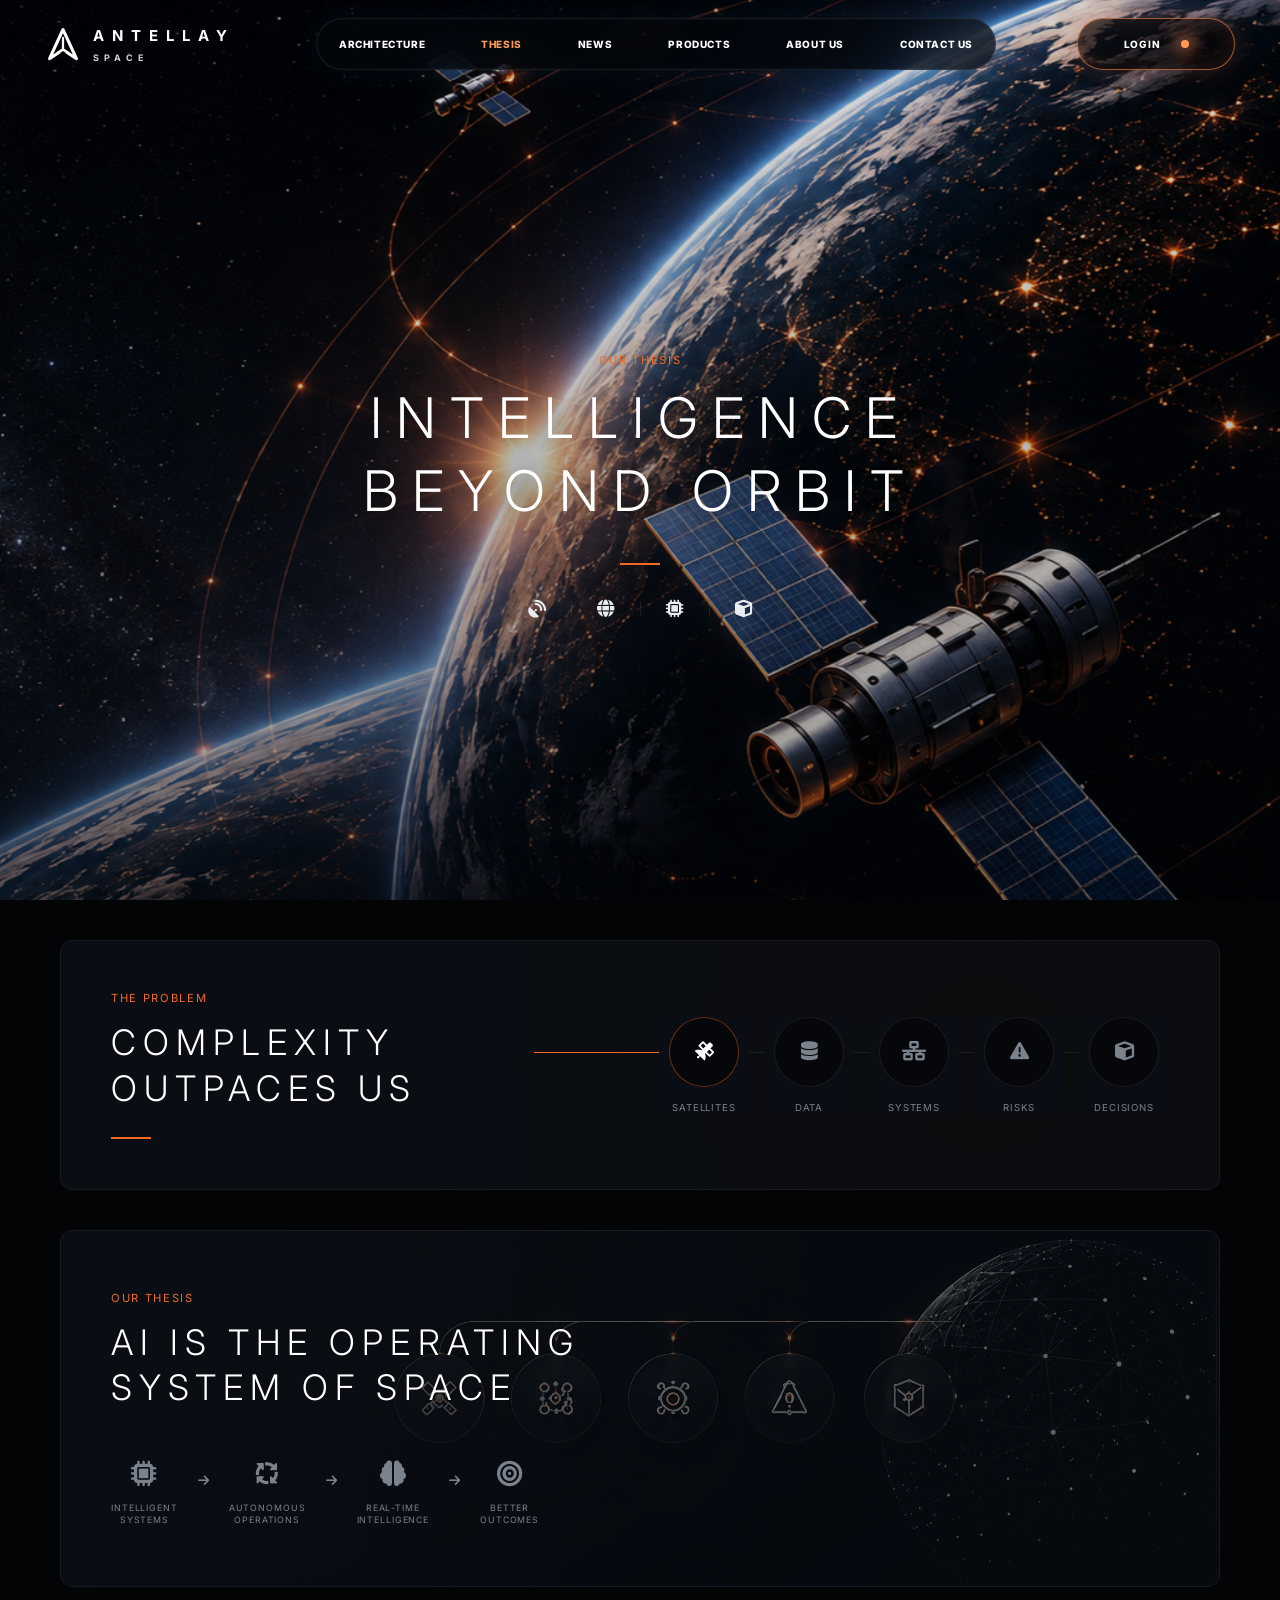
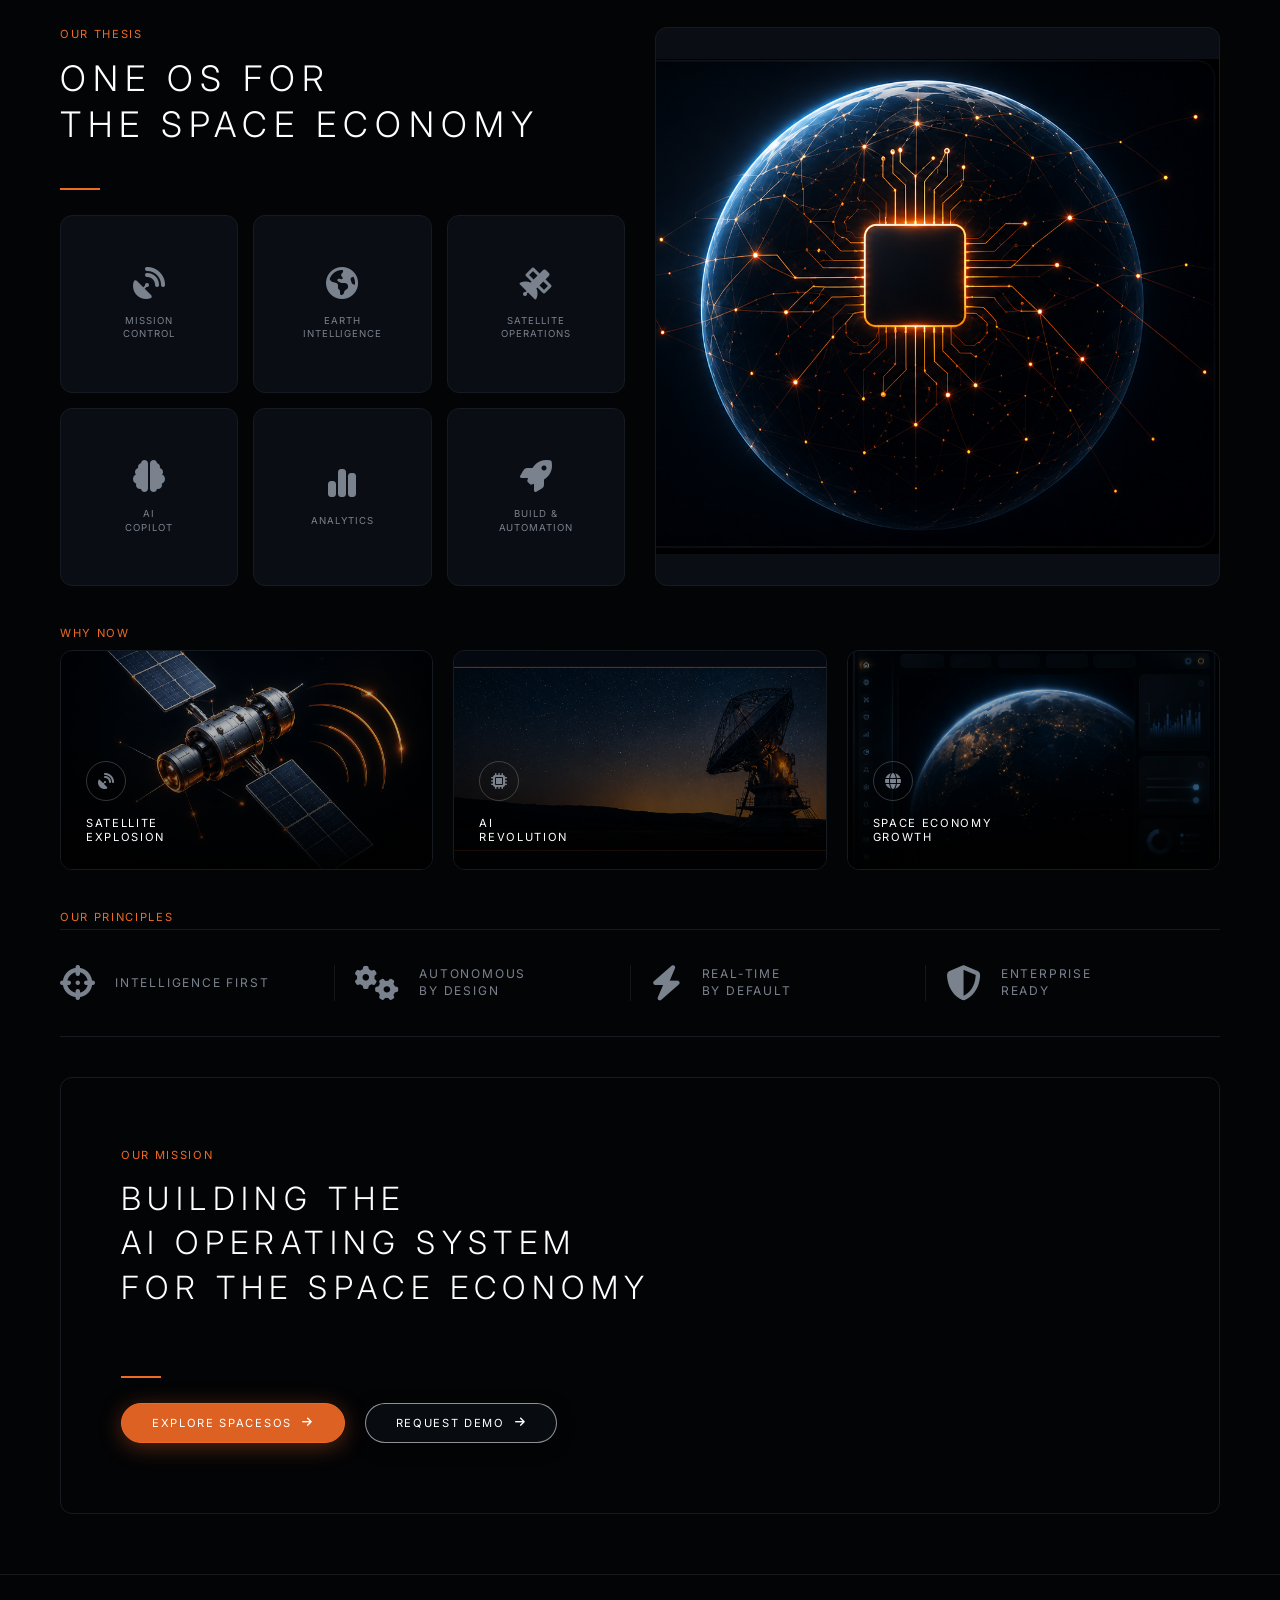
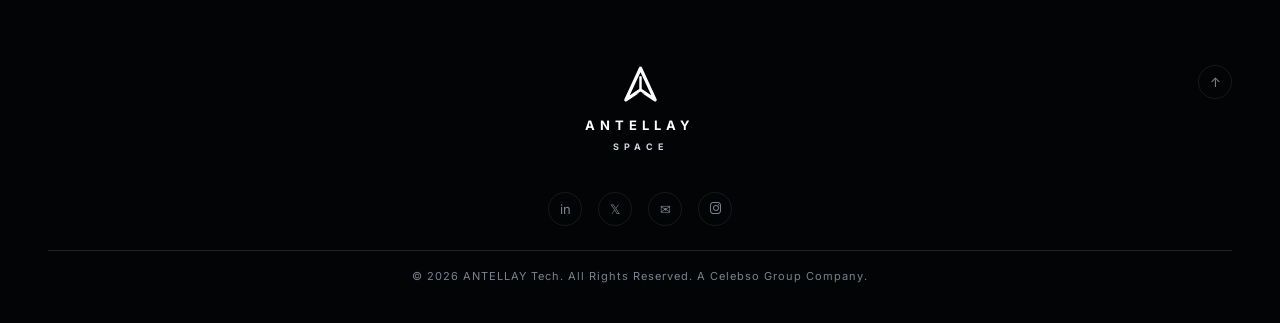
<file: thesis.html>
<!DOCTYPE html>

<html lang="en">

<head>
    
<meta charset="UTF-8">
    
<meta name="viewport" content="width=device-width, initial-scale=1.0">
    
<title>
Antellay Space - Thesis
</title>
    
<link rel="preconnect" href="https://fonts.googleapis.com">
    
<link rel="preconnect" href="https://fonts.gstatic.com" crossorigin>
    
<link href="https://fonts.googleapis.com/css2?family=Inter:wght@300;400;500;600&display=swap" rel="stylesheet">
    
<link rel="stylesheet" href="https://cdnjs.cloudflare.com/ajax/libs/font-awesome/6.4.0/css/all.min.css">
    
<style>
        :root {
            --bg-base: #030406;
            --bg-panel: #0a0e14;
            --accent: #f06a25;
            --text-main: #ffffff;
            --text-dim: #7a828e;
            --border-light: rgba(255, 255, 255, 0.08);
            --border-panel: #161b22;
        }
        * {
            margin: 0;
            padding: 0;
            box-sizing: border-box;
            font-family: 'Inter', sans-serif;
        }
        body {
            background-color: var(--bg-base);
            color: var(--text-main);
            overflow-x: hidden;
            display: flex;
            flex-direction: column;
        }
        /* --- SITE HEADER (same as index.html) --- */        .site-header {
            position: fixed;
            top: 18px;
            left: 50%;
            transform: translateX(-50%);
            width: min(1190px, calc(100% - 48px));
            z-index: 1000;
            display: grid;
            grid-template-columns: 190px 1fr 158px;
            align-items: center;
            gap: 20px;
        }
        .brand {
            display: flex;
            align-items: center;
            gap: 12px;
            min-width: 0;
            text-decoration: none;
            color: inherit;
        }
        .mark {
            width: 39px;
            height: 39px;
            display: grid;
            place-items: center;
        }
        .brand-name {
            font-size: 15px;
            font-weight: 700;
            letter-spacing: 8px;
            line-height: 1;
        }
        .brand-sub {
            display: block;
            margin-top: 7px;
            color: #cfd6de;
            font-size: 9px;
            font-weight: 700;
            letter-spacing: 5px;
        }
        .nav {
            justify-self: center;
            width: min(680px, 100%);
            height: 52px;
            padding: 0 14px;
            border: 1px solid var(--border-light);
            border-radius: 999px;
            background: rgba(4, 7, 13, .72);
            box-shadow: inset 0 0 0 1px rgba(255,255,255,.02), 0 0 36px rgba(38, 118, 180, .1);
            backdrop-filter: blur(18px);
            display: flex;
            align-items: center;
            justify-content: space-between;
            text-transform: uppercase;
            font-size: 10px;
            font-weight: 800;
            letter-spacing: .6px;
        }
        .nav a {
            display: inline-flex;
            align-items: center;
            padding: 6px 8px;
            white-space: nowrap;
            color: inherit;
            text-decoration: none;
        }
        .nav a:hover, .nav a.active {
            color: #ff9a57;
        }
        .contact {
            height: 52px;
            border: 1px solid rgba(255, 137, 77, .62);
            border-radius: 999px;
            background: rgba(8, 7, 9, .66);
            box-shadow: inset 0 0 22px rgba(239, 113, 61, .15), 0 0 24px rgba(239, 113, 61, .22);
            text-transform: uppercase;
            font-size: 10px;
            font-weight: 800;
            letter-spacing: .8px;
            display: inline-flex;
            align-items: center;
            justify-content: center;
            gap: 20px;
            padding: 0 24px;
            text-decoration: none;
            color: inherit;
        }
        .contact:after {
            content: "";
            width: 8px;
            height: 8px;
            border-radius: 50%;
            background: #ff9a57;
            box-shadow: 0 0 16px 6px rgba(255, 128, 67, .5);
        }
        .menu-toggle {
            display: none;
            width: 52px;
            height: 52px;
            border: 1px solid var(--border-light);
            border-radius: 999px;
            background: rgba(4, 7, 13, .72);
            cursor: pointer;
            flex-direction: column;
            align-items: center;
            justify-content: center;
            gap: 6px;
        }
        .menu-toggle span {
            display: block;
            width: 20px;
            height: 2px;
            background: #fff;
            border-radius: 2px;
        }
        .mobile-menu {
            display: none;
            position: fixed;
            top: 92px;
            left: 50%;
            transform: translateX(-50%);
            width: calc(100% - 44px);
            background: rgba(6, 8, 13, .96);
            border: 1px solid var(--border-light);
            border-radius: 12px;
            padding: 16px 20px;
            flex-direction: column;
            gap: 4px;
            z-index: 1001;
            backdrop-filter: blur(18px);
        }
        .mobile-menu a {
            padding: 12px 14px;
            border-radius: 8px;
            font-size: 11px;
            font-weight: 700;
            text-transform: uppercase;
            letter-spacing: 1.5px;
            color: #fff;
            text-decoration: none;
        }
.mobile-menu a:hover, .mobile-menu a.active {
 color: #ff9a57;
 }
        .mobile-menu.open {
            animation: menuIn .3s cubic-bezier(.2, .7, .2, 1);
        }
        @keyframes menuIn {
            from {
                opacity: 0;
                transform: translate(-50%, -12px) scale(.98);
            }
            to {
                opacity: 1;
                transform: translate(-50%, 0) scale(1);
            }
        }
        /* --- MAIN CONTENT --- */        main {
            width: 100%;
            padding: 100px 60px 60px;
            display: flex;
            flex-direction: column;
            gap: 40px;
        }
        .tag {
            color: var(--accent);
            font-size: 0.7rem;
            text-transform: uppercase;
            letter-spacing: 0.15em;
            margin-bottom: 15px;
            display: block;
        }
        .divider {
            width: 40px;
            height: 2px;
            background: var(--accent);
            margin: 25px 0;
        }
        .panel {
            background: var(--bg-panel);
            border: 1px solid var(--border-panel);
            border-radius: 12px;
            padding: 50px;
            position: relative;
            overflow: hidden;
        }
        /* --- SEC 1: HERO --- */        .hero {
            min-height: 100vh;
            padding: 130px 60px 60px;
            border-radius: 0;
            overflow: hidden;
            position: relative;
            display: flex;
            flex-direction: column;
            align-items: center;
            justify-content: center;
            text-align: center;
            margin: -100px -60px 0;
        }
        .hero-video {
            position: absolute;
            inset: -100px;
            width: calc(100% + 200px);
            height: calc(100% + 200px);
            object-fit: cover;
            z-index: 0;
            will-change: transform;
            animation: heroShrink 14s ease-in-out infinite alternate;
        }
        .hero::after {
            content: '';
            position: absolute;
            inset: 0;
            z-index: 1;
            background: linear-gradient(180deg, rgba(3,4,6,0.12) 0%, rgba(3,4,6,0.42) 100%);
        }
        @keyframes heroZoom {
            from {
 transform: scale(1.05) translateX(0);
 }
            to {
 transform: scale(1.15) translateX(-30px);
 }
        }
        @keyframes heroShrink {

      from {
 transform: scale(1.08) translate3d(0, 0, 0);
 }

      to {
 transform: scale(1) translate3d(-60px, 25px, 0);
 }

    }
            
        .hero .tag, .hero h1, .hero .divider, .hero .hero-icons {
            position: relative;
            z-index: 2;
        }
        .hero .tag, .hero h1 {
            text-shadow: 0 2px 24px rgba(0, 0, 0, .6);
        }
        .hero h1 {
            font-size: 3.5rem;
            font-weight: 300;
            letter-spacing: 0.25em;
            line-height: 1.3;
            margin-bottom: 10px;
        }
        .hero-icons {
            display: flex;
            gap: 25px;
            color: #e8edf2;
            font-size: 1.1rem;
            margin-top: 10px;
        }
        .hero-icons div {
            display: flex;
            align-items: center;
        }
        .hero-icons div:not(:last-child)::after {
            content: '';
            display: inline-block;
            width: 1px;
            height: 15px;
            background: var(--border-light);
            margin-left: 25px;
        }
        /* --- SEC 2: PROBLEM --- */        .problem-sec {
            display: flex;
            justify-content: space-between;
            align-items: center;
            background: radial-gradient(circle at 80% 50%, rgba(255,255,255,0.03) 0%, var(--bg-panel) 60%);
        }
        .problem-sec h2 {
            font-size: 2.2rem;
            font-weight: 300;
            letter-spacing: 0.2em;
            margin-bottom: 20px;
            line-height: 1.3;
        }
        .flow-diagram {
            display: flex;
            align-items: center;
            position: relative;
            width: 60%;
            justify-content: flex-end;
            gap: 15px;
        }
        .flow-diagram::before {
            content: '';
            position: absolute;
            top: 35px;
 left: 0;
 right: 40px;
            height: 1px;
            background: var(--border-light);
            z-index: 1;
        }
        .flow-diagram::after {
            content: '';
            position: absolute;
            top: 35px;
 left: 0;
 width: 30%;
            height: 1px;
            background: var(--accent);
            z-index: 1;
        }
        .node-circle {
            position: relative;
            z-index: 2;
            display: flex;
            flex-direction: column;
            align-items: center;
            gap: 15px;
            background: var(--bg-panel);
            padding: 0 10px;
        }
        .circle-icon {
            width: 70px;
 height: 70px;
            border-radius: 50%;
            border: 1px solid var(--border-light);
            display: flex;
            align-items: center;
            justify-content: center;
            background: rgba(0,0,0,0.5);
            color: var(--text-dim);
            font-size: 1.2rem;
        }
        .node-circle:nth-child(1) .circle-icon {
            border-color: rgba(240, 106, 37, 0.4);
            color: var(--text-main);
        }
        .node-circle span {
            font-size: 0.6rem;
            color: var(--text-dim);
            text-transform: uppercase;
            letter-spacing: 0.1em;
        }
        /* --- SEC 3: VISION --- */        .vision-sec {
            display: flex;
            justify-content: space-between;
            align-items: center;
            padding: 60px 50px;
        }
        .vision-bg {
            position: absolute;
            inset: 0;
            background: url('../assets/images/ChatGPT Image Aug 9, 2026, 09_03_05 AM.png') center / cover no-repeat;
            opacity: 0.35;
            z-index: 0;
        }
        .vision-sec::before {
            content: '';
            position: absolute;
            inset: 0;
            background: linear-gradient(to left, transparent 0%, transparent 50%, var(--bg-panel) 100%);
            z-index: 1;
        }
        .vision-content {
            position: relative;
            z-index: 2;
            width: 50%;
        }
        .vision-content h2 {
            font-size: 2.2rem;
            font-weight: 300;
            letter-spacing: 0.2em;
            margin-bottom: 50px;
            line-height: 1.3;
        }
        .ai-flow {
            display: flex;
            align-items: center;
            gap: 20px;
        }
        .ai-flow-item {
            display: flex;
            flex-direction: column;
            align-items: center;
            gap: 15px;
            text-align: center;
            opacity: 0;
            animation: fadeUp .7s cubic-bezier(.2,.6,.2,1) forwards;
        }
        .ai-flow-item i {
            font-size: 1.6rem;
            color: var(--text-dim);
        }
        .ai-flow-item span {
            font-size: 0.55rem;
            color: var(--text-dim);
            text-transform: uppercase;
            letter-spacing: 0.1em;
            line-height: 1.4;
        }
        .ai-arrow {
            color: var(--text-dim);
            font-size: 0.8rem;
            margin-bottom: 25px;
        }
        /* --- SEC 4: OS GRID --- */        .os-sec {
            display: flex;
            gap: 30px;
        }
        .os-left {
            width: 50%;
        }
        .os-left h2 {
            font-size: 2.2rem;
            font-weight: 300;
            letter-spacing: 0.2em;
            margin-bottom: 40px;
            line-height: 1.3;
        }
        .grid-container {
            display: grid;
            grid-template-columns: repeat(3, 1fr);
            gap: 15px;
        }
        .grid-card {
            background: var(--bg-panel);
            border: 1px solid var(--border-panel);
            border-radius: 12px;
            padding: 30px 15px;
            display: flex;
            flex-direction: column;
            align-items: center;
            justify-content: center;
            text-align: center;
            gap: 15px;
            aspect-ratio: 1;
        }
        .grid-card i {
            font-size: 2rem;
            color: var(--text-dim);
        }
        .grid-card span {
            font-size: 0.6rem;
            color: var(--text-dim);
            text-transform: uppercase;
            letter-spacing: 0.1em;
            line-height: 1.4;
        }
        .os-right {
            width: 50%;
            min-height: 400px;
            border-radius: 12px;
            border: 1px solid var(--border-panel);
            overflow: hidden;
            background: var(--bg-panel) url('../assets/images/ChatGPT Image Aug 9, 2026, 09_03_49 AM.png') center / contain no-repeat;
        }
        /* --- SEC 5: WHY NOW --- */        .why-now-grid {
            display: grid;
            grid-template-columns: repeat(3, 1fr);
            gap: 20px;
            margin-top: -20px;
        }
        .image-card {
            position: relative;
            height: 220px;
            border-radius: 12px;
            border: 1px solid var(--border-panel);
            overflow: hidden;
        }
        .image-card img {
            width: 100%;
            height: 100%;
            object-fit: cover;
            opacity: 0.7;
        }
        .card-overlay {
            position: absolute;
            bottom: 0;
 left: 0;
 right: 0;
            padding: 25px;
            background: linear-gradient(to top, rgba(0,0,0,0.9) 0%, transparent 100%);
            display: flex;
            flex-direction: column;
            gap: 15px;
        }
        .overlay-icon {
            width: 40px;
 height: 40px;
            border-radius: 50%;
            border: 1px solid rgba(255,255,255,0.2);
            display: flex;
            align-items: center;
            justify-content: center;
            color: var(--text-dim);
        }
        .card-overlay span {
            font-size: 0.7rem;
            letter-spacing: 0.15em;
            text-transform: uppercase;
        }
        /* --- SEC 6: PRINCIPLES --- */        .principles-row {
            display: flex;
            justify-content: space-between;
            align-items: center;
            border-top: 1px solid var(--border-panel);
            border-bottom: 1px solid var(--border-panel);
            padding: 35px 0;
            margin-top: -10px;
        }
        .principle {
            display: flex;
            align-items: center;
            gap: 20px;
            flex: 1;
        }
        .principle:not(:last-child) {
            border-right: 1px solid var(--border-light);
            margin-right: 20px;
        }
        .principle i {
            font-size: 2.2rem;
            color: var(--text-dim);
        }
        .principle span {
            font-size: 0.75rem;
            letter-spacing: 0.15em;
            line-height: 1.4;
            color: var(--text-dim);
            text-transform: uppercase;
        }
        /* --- SEC 7: MISSION --- */        .mission-panel {
            border-radius: 12px;
            padding: 70px 60px;
            border: 1px solid var(--border-panel);
            overflow: hidden;
            position: relative;
        }
        .mission-video {
            position: absolute;
            inset: 0;
            width: 100%;
            height: 100%;
            object-fit: cover;
            z-index: 0;
        }
        .mission-content {
            position: relative;
            z-index: 1;
            display: flex;
            flex-direction: column;
            align-items: flex-start;
        }
        .mission-panel h2 {
            font-size: 2rem;
            font-weight: 300;
            letter-spacing: 0.2em;
            line-height: 1.4;
            margin-bottom: 40px;
        }
        .btn-group {
            display: flex;
            gap: 20px;
        }
        .btn-solid, .btn-dim {
            padding: 12px 30px;
            border-radius: 25px;
            font-size: 0.7rem;
            letter-spacing: 0.15em;
            text-transform: uppercase;
            display: flex;
            align-items: center;
            gap: 10px;
            cursor: pointer;
            font-family: inherit;
            text-decoration: none;
        }
        .btn-solid {
            background: rgba(240, 106, 37, 0.92);
            color: #fff;
            border: 1px solid var(--accent);
            box-shadow: 0 4px 22px rgba(240, 106, 37, 0.35);
        }
        .btn-dim {
            background: rgba(10, 14, 20, 0.88);
            color: #fff;
            border: 1px solid rgba(255, 255, 255, 0.55);
            box-shadow: 0 4px 18px rgba(0, 0, 0, 0.45);
        }
        /* --- FOOTER (matches home page) --- */        .page {
            position: relative;
            z-index: 1;
            width: min(1190px, calc(100% - 48px));
            margin: 0 auto;
        }
        footer {
            border-top: 1px solid var(--border-light);
            padding: 90px 0 40px;
            display: flex;
            flex-direction: column;
            gap: 24px;
            position: relative;
            overflow: hidden;
        }
        .footer-video {
            position: absolute;
            inset: 0;
            width: 100%;
            height: 100%;
            object-fit: cover;
            opacity: 0.35;
            z-index: 0;
        }
        .footer-top {
            position: relative;
            z-index: 1;
            display: grid;
            grid-template-columns: 1fr auto 1fr;
            align-items: start;
            justify-items: center;
            gap: 30px;
        }
        .footer-center {
            grid-column: 2;
            display: flex;
            flex-direction: column;
            align-items: center;
            gap: 40px;
        }
        .footer-center .brand {
            order: 1;
        }
        .footer-center .socials {
            order: 2;
        }
        .footer-top .to-top {
            grid-column: 3;
            justify-self: end;
        }
        footer.page {
            width: 100%;
            max-width: none;
            margin: 0 auto;
            padding-left: 24px;
            padding-right: 24px;
        }
        footer.page .footer-top,
        footer.page .copyright {
            width: 100%;
            max-width: min(1190px, calc(100% - 48px));
            margin: 0 auto;
        }
        footer .brand {
 margin: 0;
 flex-direction: column;
 align-items: center;
 gap: 10px;
 text-align: center;
 }
        footer .brand-name {
 font-size: 13px;
 letter-spacing: 5px;
 }
        .socials {
            display: flex;
            align-items: center;
            gap: 16px;
            color: #d8dde5;
        }
        .socials a {
            display: inline-flex;
            align-items: center;
            justify-content: center;
            width: 34px;
            height: 34px;
            border: 1px solid var(--border-light);
            border-radius: 50%;
            color: var(--text-dim);
            font-size: 13px;
            text-decoration: none;
            transition: color .3s, border-color .3s;
        }
        .to-top {
            display: inline-flex;
            align-items: center;
            justify-content: center;
            width: 34px;
            height: 34px;
            border: 1px solid var(--border-light);
            border-radius: 50%;
            color: var(--text-dim);
            font-size: 13px;
            text-decoration: none;
            transition: color .3s, border-color .3s;
        }
        .copyright {
            position: relative;
            z-index: 1;
            border-top: 1px solid rgba(255, 255, 255, 0.12);
            padding-top: 18px;
            text-align: center;
            color: var(--text-dim);
            font-size: 11px;
            letter-spacing: 1px;
        }
        .socials a:hover {
 color: var(--accent);
 border-color: var(--accent);
 }
        .to-top:hover {
 color: var(--accent);
 border-color: var(--accent);
 }
        /* --- ANIMATIONS --- */        .reveal {
            opacity: 0;
            transform: translateY(40px);
            transition: opacity .8s cubic-bezier(.2,.6,.2,1), transform .8s cubic-bezier(.2,.6,.2,1);
        }
        .reveal.is-visible {
            opacity: 1;
            transform: none;
        }
        .fade-up {
 animation: fadeUp .8s cubic-bezier(.2,.6,.2,1) forwards;
 }
        .del-1 {
 animation-delay: .15s;
 }
        .del-2 {
 animation-delay: .3s;
 }
        .del-3 {
 animation-delay: .45s;
 }
        .hero-in {
            animation: heroIn 1.1s cubic-bezier(.2,.6,.2,1) forwards;
            opacity: 0;
        }
        @keyframes fadeUp {
            from {
 opacity: 0;
 transform: translateY(40px);
 }
            to {
 opacity: 1;
 transform: none;
 }
        }
        @keyframes heroIn {
            from {
 opacity: 0;
 transform: translateY(30px);
 }
            to {
 opacity: 1;
 transform: none;
 }
        }
        .hero-icons i {
            display: inline-block;
            animation: floatIcon 3.2s ease-in-out infinite;
        }
        .hero-icons div:nth-child(2) i {
 animation-delay: .4s;
 }
        .hero-icons div:nth-child(3) i {
 animation-delay: .8s;
 }
        .hero-icons div:nth-child(4) i {
 animation-delay: 1.2s;
 }
        @keyframes floatIcon {
            0%, 100% {
 transform: translateY(0);
 }
            50% {
 transform: translateY(-8px);
 }
        }
        .circle-icon {
            transition: transform .4s ease, border-color .4s ease, box-shadow .4s ease;
        }
        .node-circle:hover .circle-icon {
            transform: translateY(-6px) scale(1.06);
            border-color: var(--accent);
            box-shadow: 0 0 24px rgba(240, 106, 37, .35);
        }
        .node-circle:hover span {
            color: var(--accent);
        }
        .ai-flow-item i {
            transition: transform .4s ease, color .4s ease;
        }
        .ai-flow-item:hover i {
            transform: translateY(-5px) scale(1.15);
            color: var(--accent);
        }
        .ai-arrow {
            animation: arrowPulse 2s ease-in-out infinite;
        }
        .ai-arrow:nth-of-type(2) {
 animation-delay: .3s;
 }
        .ai-arrow:nth-of-type(3) {
 animation-delay: .6s;
 }
        .ai-arrow:nth-of-type(4) {
 animation-delay: .9s;
 }
        @keyframes arrowPulse {
            0%, 100% {
 opacity: .55;
 transform: translateX(0);
 }
            50% {
 opacity: 1;
 transform: translateX(6px);
 }
        }
        .grid-card {
            transition: transform .35s ease, border-color .35s ease, box-shadow .35s ease;
        }
        .grid-card:hover {
            transform: translateY(-6px);
            border-color: rgba(240, 106, 37, .5);
            box-shadow: 0 16px 34px rgba(0,0,0,.35), 0 0 20px rgba(240, 106, 37, .14);
        }
        .grid-card:nth-child(2) {
 transition-delay: .04s;
 }
        .grid-card:nth-child(3) {
 transition-delay: .08s;
 }
        .grid-card:nth-child(4) {
 transition-delay: .12s;
 }
        .grid-card:nth-child(5) {
 transition-delay: .16s;
 }
        .grid-card:nth-child(6) {
 transition-delay: .2s;
 }
        .image-card {
            transition: transform .4s ease, border-color .4s ease;
        }
        .image-card:hover {
            transform: translateY(-8px) scale(1.02);
            border-color: rgba(240, 106, 37, .5);
        }
        .image-card img {
            transition: transform .6s ease, opacity .4s ease;
        }
        .image-card:hover img {
            transform: scale(1.08);
            opacity: 0.95;
        }
        .principle {
            transition: transform .35s ease;
        }
        .principle:hover {
            transform: translateY(-4px);
        }
        .principle i {
            transition: color .35s ease, transform .35s ease;
        }
        .principle:hover i {
            color: var(--accent);
            transform: scale(1.15);
        }
        .principle:hover span {
            color: var(--text-main);
        }
        .btn-solid, .btn-dim {
            transition: background .3s ease, color .3s ease, transform .3s ease, box-shadow .3s ease;
        }
        .btn-solid:hover {
            transform: translateY(-3px);
            background: var(--accent);
            color: #fff;
            box-shadow: 0 0 30px rgba(240, 106, 37, .6);
        }
        .btn-dim:hover {
            transform: translateY(-3px);
            border-color: rgba(255, 255, 255, 0.9);
            background: rgba(240, 106, 37, 0.25);
            color: #fff;
            box-shadow: 0 0 22px rgba(240, 106, 37, .3);
        }
        .mission-panel .tag, .mission-panel h2, .mission-panel .divider, .mission-panel .btn-group {
            animation: none;
        }
        @keyframes slowZoom {
            from {
 transform: scale(1);
 }
            to {
 transform: scale(1.08);
 }
        }
        .mission-video {
            animation: slowZoom 20s ease-in-out infinite alternate;
        }
        .vision-bg {
            animation: bgDrift 16s ease-in-out infinite alternate;
        }
        @keyframes bgDrift {
            from {
 transform: scale(1.02) translateX(0);
 }
            to {
 transform: scale(1.08) translateX(-25px);
 }
        }
        @media (max-width: 980px) {
            .site-header {
 grid-template-columns: 1fr auto;
 }
            .nav {
 display: none;
 }
            .menu-toggle {
 display: flex;
 }
            .mobile-menu.open {
 display: flex;
 }
            main {
 padding: 90px 24px 60px 24px;
 }
            .hero {
 min-height: 100vh;
 padding: 120px 24px 60px;
 margin: -90px -24px 0;
 }
            .hero h1 {
 font-size: 2.4rem;
 }
            .flow-diagram {
 flex-wrap: wrap;
 justify-content: flex-start;
 }
            .problem-sec {
 flex-direction: column;
 align-items: flex-start;
 gap: 30px;
 }
            .flow-diagram {
 width: 100%;
 }
            .vision-content {
 width: 100%;
 }
            .vision-bg {
 display: none;
 }
            .ai-flow {
 flex-wrap: wrap;
 gap: 16px;
 }
            .os-sec {
 flex-direction: column;
 }
            .os-left, .os-right {
 width: 100%;
 }
            .os-right {
 min-height: 380px;
 }
            .why-now-grid {
 grid-template-columns: 1fr;
 gap: 15px;
 }
            .principles-row {
 flex-direction: column;
 gap: 25px;
 align-items: flex-start;
 }
            .principle {
 border-right: none;
 margin-right: 0;
 }
            .mission-panel {
 padding: 60px 40px;
 }
        }
        @media (max-width: 680px) {
            .site-header {
 top: 12px;
 width: min(100% - 24px, 1190px);
 grid-template-columns: 1fr auto;
 }
            .site-header .brand-name {
 font-size: 13px;
 letter-spacing: 5px;
 }
            .site-header .brand-sub {
 letter-spacing: 3px;
 }
            .contact {
 display: none;
 }
            main {
 width: 100%;
 padding: 80px 16px 60px;
 }
            .hero {
 min-height: 100vh;
 padding: 112px 16px 60px;
 margin: -80px -16px 0;
 }
            .hero h1 {
                font-size: clamp(1.6rem, 8vw, 2rem);
                letter-spacing: 0.1em;
                word-break: break-word;
            }
            .hero .hero-icons {
                font-size: 0.95rem;
                gap: 18px;
                flex-wrap: wrap;
            }
            .hero-icons div:not(:last-child)::after {
 margin-left: 18px;
 }
            main {
 gap: 25px;
 }
            .panel {
 padding: 26px 18px;
 }
            .problem-sec h2, .vision-content h2, .os-left h2 {
 font-size: 1.5rem;
 letter-spacing: 0.12em;
 }
            .flow-diagram::before, .flow-diagram::after {
                display: none;
            }
            .grid-container {
 grid-template-columns: repeat(2, 1fr);
 gap: 10px;
 }
            .grid-card {
 aspect-ratio: auto;
 min-height: 120px;
 padding: 20px 10px;
 }
            .ai-flow {
 justify-content: center;
 }
            .ai-flow-item span {
 font-size: 0.5rem;
 }
            .os-right {
 min-height: 260px;
 }
            .why-now-grid {
 grid-template-columns: 1fr;
 }
            .image-card {
 height: 180px;
 }
            .principles-row {
 margin-top: 0;
 }
            .principle span {
 font-size: 0.65rem;
 }
            .mission-panel {
 padding: 36px 18px;
 }
            .mission-panel h2 {
 font-size: 1.4rem;
 letter-spacing: 0.12em;
 }
            .btn-group {
 flex-direction: column;
 align-items: stretch;
 }
            .btn-solid, .btn-dim {
 justify-content: center;
 }
            footer {
 padding: 60px 16px 30px;
 gap: 40px;
 }
            .footer-top {
 grid-template-columns: 1fr;
 justify-items: center;
 gap: 14px;
 }
            .footer-center {
 grid-column: auto;
 }
            .footer-top .to-top {
 grid-column: auto;
 }
            .footer-top .socials,
            .footer-top .to-top {
 justify-self: center;
 }
        }
    
</style>

</head>

<body>
    
<!-- Site Header (same as index.html) -->
    
<header class="site-header">
        
<a class="brand" href="index.html">
            
<svg class="mark" viewBox="0 0 48 48" aria-hidden="true">
                
<path d="M24 4 6 43l18-12 18 12L24 4Z" fill="none" stroke="#fff" stroke-width="4" stroke-linejoin="round"/>
                
<path d="M24 15v16M17 35l7-4 7 4" stroke="#fff" stroke-width="3" stroke-linecap="round"/>
            
</svg>
            
<span>

<span class="brand-name">
ANTELLAY
</span>

<span class="brand-sub">
SPACE
</span>

</span>
        
</a>
        
<nav class="nav" aria-label="Primary">
            
<a href="architecture.html">
Architecture
</a>
            
<a href="thesis.html" class="active">
Thesis
</a>
            
<a href="news.html">
News
</a>
        
<a href="product.html">
Products
</a>
            
<a href="about.html">
About Us
</a>
            
<a href="contact.html">
Contact Us
</a>
        
</nav>
        
<a class="contact" href="login.html">
Login
</a>
        
<button class="menu-toggle" type="button" aria-label="Toggle navigation" aria-expanded="false">
            
<span>

</span>

<span>

</span>

<span>

</span>
        
</button>
    
</header>
    
<!-- Mobile Menu -->
    
<div class="mobile-menu" id="mobile-menu">
        
<a href="architecture.html">
Architecture
</a>
        
<a href="thesis.html" class="active">
Thesis
</a>
        
<a href="news.html">
News
</a>
        
<a href="product.html">
Products
</a>
        
<a href="about.html">
About Us
</a>
        
<a href="contact.html">
Contact Us
</a>
    
</div>
    
<!-- Main Content -->
    
<main>
        
<!-- SECTION 1: HERO -->
        
<section class="hero">
            
<img class="hero-video" src="assets/images/ChatGPT Image Aug 6, 2026, 01_37_51 PM.png" alt="Antellay Space thesis">
            
<span class="tag hero-in">
OUR THESIS
</span>
            
<h1 class="hero-in del-1">
INTELLIGENCE
<br>
BEYOND ORBIT
</h1>
            
<div class="divider hero-in del-2">

</div>
            
<div class="hero-icons hero-in del-3">
                
<div>

<i class="fa-solid fa-satellite-dish">

</i>

</div>
                
<div>

<i class="fa-solid fa-globe">

</i>

</div>
                
<div>

<i class="fa-solid fa-microchip">

</i>

</div>
                
<div>

<i class="fa-solid fa-cube">

</i>

</div>
            
</div>
        
</section>
        
<!-- SECTION 2: PROBLEM -->
        
<section class="panel problem-sec reveal">
            
<div>
                
<span class="tag">
THE PROBLEM
</span>
                
<h2>
COMPLEXITY
<br>
OUTPACES US
</h2>
                
<div class="divider" style="margin-bottom:0;">

</div>
            
</div>
            
<div class="flow-diagram">
                
<div class="node-circle">
                    
<div class="circle-icon">

<i class="fa-solid fa-satellite">

</i>

</div>
                    
<span>
SATELLITES
</span>
                
</div>
                
<div class="node-circle">
                    
<div class="circle-icon">

<i class="fa-solid fa-database">

</i>

</div>
                    
<span>
DATA
</span>
                
</div>
                
<div class="node-circle">
                    
<div class="circle-icon">

<i class="fa-solid fa-network-wired">

</i>

</div>
                    
<span>
SYSTEMS
</span>
                
</div>
                
<div class="node-circle">
                    
<div class="circle-icon">

<i class="fa-solid fa-triangle-exclamation">

</i>

</div>
                    
<span>
RISKS
</span>
                
</div>
                
<div class="node-circle">
                    
<div class="circle-icon">

<i class="fa-solid fa-cube">

</i>

</div>
                    
<span>
DECISIONS
</span>
                
</div>
            
</div>
        
</section>
        
<!-- SECTION 3: VISION -->
        
<section class="panel vision-sec reveal">
            
<div class="vision-bg">

</div>
            
<div class="vision-content">
                
<span class="tag">
OUR THESIS
</span>
                
<h2>
AI IS THE OPERATING
<br>
SYSTEM OF SPACE
</h2>
                
<div class="ai-flow">
                    
<div class="ai-flow-item del-1">
                        
<i class="fa-solid fa-microchip">

</i>
                        
<span>
INTELLIGENT
<br>
SYSTEMS
</span>
                    
</div>
                    
<i class="fa-solid fa-arrow-right ai-arrow">

</i>
                    
<div class="ai-flow-item del-2">
                        
<i class="fa-solid fa-arrows-spin">

</i>
                        
<span>
AUTONOMOUS
<br>
OPERATIONS
</span>
                    
</div>
                    
<i class="fa-solid fa-arrow-right ai-arrow">

</i>
                    
<div class="ai-flow-item del-3">
                        
<i class="fa-solid fa-brain">

</i>
                        
<span>
REAL-TIME
<br>
INTELLIGENCE
</span>
                    
</div>
                    
<i class="fa-solid fa-arrow-right ai-arrow">

</i>
                    
<div class="ai-flow-item del-3">
                        
<i class="fa-solid fa-bullseye">

</i>
                        
<span>
BETTER
<br>
OUTCOMES
</span>
                    
</div>
                
</div>
            
</div>
        
</section>
        
<!-- SECTION 4: OS GRID -->
        
<section class="os-sec reveal">
            
<div class="os-left">
                
<span class="tag">
OUR THESIS
</span>
                
<h2>
ONE OS FOR
<br>
THE SPACE ECONOMY
</h2>
                
<div class="divider">

</div>
                
<div class="grid-container">
                    
<div class="grid-card">
                        
<i class="fa-solid fa-satellite-dish">

</i>
                        
<span>
MISSION
<br>
CONTROL
</span>
                    
</div>
                    
<div class="grid-card">
                        
<i class="fa-solid fa-earth-americas">

</i>
                        
<span>
EARTH
<br>
INTELLIGENCE
</span>
                    
</div>
                    
<div class="grid-card">
                        
<i class="fa-solid fa-satellite">

</i>
                        
<span>
SATELLITE
<br>
OPERATIONS
</span>
                    
</div>
                    
<div class="grid-card">
                        
<i class="fa-solid fa-brain">

</i>
                        
<span>
AI
<br>
COPILOT
</span>
                    
</div>
                    
<div class="grid-card">
                        
<i class="fa-solid fa-chart-simple">

</i>
                        
<span>
ANALYTICS
</span>
                    
</div>
                    
<div class="grid-card">
                        
<i class="fa-solid fa-rocket">

</i>
                        
<span>
BUILD &
<br>
AUTOMATION
</span>
                    
</div>
                
</div>
            
</div>
            
<div class="os-right">

</div>
        
</section>
        
<!-- SECTION 5: WHY NOW -->
        
<section class="reveal">
            
<span class="tag" style="margin-bottom: 30px;">
WHY NOW
</span>
            
<div class="why-now-grid">
                
<div class="image-card">
                    
<img src="assets/images/ChatGPT Image Aug 6, 2026, 02_57_06 PM.png" alt="Satellite explosion">
                    
<div class="card-overlay">
                        
<div class="overlay-icon">

<i class="fa-solid fa-satellite-dish">

</i>

</div>
                        
<span>
SATELLITE
<br>
EXPLOSION
</span>
                    
</div>
                
</div>
                
<div class="image-card">
                    
<img src="assets/images/ChatGPT Image Aug 8, 2026, 03_21_21 PM.png" alt="AI revolution">
                    
<div class="card-overlay">
                        
<div class="overlay-icon">

<i class="fa-solid fa-microchip">

</i>

</div>
                        
<span>
AI
<br>
REVOLUTION
</span>
                    
</div>
                
</div>
                
<div class="image-card">
                    
<img src="assets/images/ChatGPT Image Aug 9, 2026, 09_04_47 AM.png" alt="Space economy growth">
                    
<div class="card-overlay">
                        
<div class="overlay-icon">

<i class="fa-solid fa-globe">

</i>

</div>
                        
<span>
SPACE ECONOMY
<br>
GROWTH
</span>
                    
</div>
                
</div>
            
</div>
        
</section>
        
<!-- SECTION 6: PRINCIPLES -->
        
<section class="reveal">
            
<span class="tag">
OUR PRINCIPLES
</span>
            
<div class="principles-row">
                
<div class="principle">
                    
<i class="fa-solid fa-crosshairs">

</i>
                    
<span>
INTELLIGENCE FIRST
</span>
                
</div>
                
<div class="principle">
                    
<i class="fa-solid fa-gears">

</i>
                    
<span>
AUTONOMOUS
<br>
BY DESIGN
</span>
                
</div>
                
<div class="principle">
                    
<i class="fa-solid fa-bolt">

</i>
                    
<span>
REAL-TIME
<br>
BY DEFAULT
</span>
                
</div>
                
<div class="principle" style="border:none; margin:0;">
                    
<i class="fa-solid fa-shield-halved">

</i>
                    
<span>
ENTERPRISE
<br>
READY
</span>
                
</div>
            
</div>
        
</section>
        
<!-- SECTION 7: MISSION -->
        
<section class="mission-panel reveal">
            
<video class="mission-video" autoplay muted loop playsinline src="assets/videos/WhatsApp Video 2026-08-09 at 11.51.44 AM.mp4"></video>
            
<div class="mission-content">
                
<span class="tag">
OUR MISSION
</span>
                
<h2>
BUILDING THE
<br>
AI OPERATING SYSTEM
<br>
FOR THE SPACE ECONOMY
</h2>
                
<div class="divider">

</div>
                
<div class="btn-group">
                    
<a class="btn-solid" href="index.html#spaceos">
EXPLORE SPACESOS 
<i class="fa-solid fa-arrow-right">

</i>

</a>
                    
<a class="btn-dim" href="contact.html">
REQUEST DEMO 
<i class="fa-solid fa-arrow-right">

</i>

</a>
                
</div>
            
</div>
        
</section>
        
</main>
        
<!-- FOOTER -->
        
<footer class="page">
            
<video class="footer-video" autoplay muted loop playsinline disablepictureinpicture src="assets/videos/WhatsApp Video 2026-08-11 at 12.12.58 PM.mp4"></video>
            
<div class="footer-top">
                
<div class="footer-center">
                    
<div class="socials">
                    
<a href="https://www.linkedin.com/company/a-n-t-e-l-l-a-y-space/posts/?feedView=all" target="_blank" aria-label="LinkedIn">
in
</a>
                    
<a href="#" aria-label="Twitter">
&#120143;
</a>
                    
<a href="#" aria-label="Mail">
&#9993;
</a>
                    
<a href="https://www.instagram.com/antellay.tech?igsh=NDBoa3NoMjZ2Ynk3" target="_blank" aria-label="Instagram">
<i class="fa-brands fa-instagram"></i>
</a>
                
</div>
                
<a class="brand" href="index.html">
                    
<svg class="mark" viewBox="0 0 48 48" aria-hidden="true">

<path d="M24 4 6 43l18-12 18 12L24 4Z" fill="none" stroke="#fff" stroke-width="4" stroke-linejoin="round"/>

<path d="M24 15v16M17 35l7-4 7 4" stroke="#fff" stroke-width="3" stroke-linecap="round"/>

</svg>
                    
<span>

<span class="brand-name">
ANTELLAY
</span>

<span class="brand-sub">
SPACE
</span>

</span>
                
</a>
                
</div>
                
<a href="#" class="to-top" aria-label="Back to top">
&#8593;
</a>
            
</div>
            
<div class="copyright">
&copy; 2026 ANTELLAY Tech. All Rights Reserved. A Celebso Group Company.
</div>
        
</footer>
    
<script>
        const menuToggle = document.querySelector(".menu-toggle");        const mobileMenu = document.querySelector("#mobile-menu");        if (menuToggle && mobileMenu) {            menuToggle.addEventListener("click", () =>
 {                const isOpen = mobileMenu.classList.toggle("open");                menuToggle.setAttribute("aria-expanded", String(isOpen));            });            mobileMenu.querySelectorAll("a").forEach((link) =>
 {                link.addEventListener("click", () =>
 {                    mobileMenu.classList.remove("open");                    menuToggle.setAttribute("aria-expanded", "false");                });            });        }        const revealItems = document.querySelectorAll(".reveal");        const revealObserver = new IntersectionObserver((entries) =>
 {            entries.forEach((entry) =>
 {                if (entry.isIntersecting) {                    entry.target.classList.add("is-visible");                    revealObserver.unobserve(entry.target);                }            });        }, { threshold: 0.1, rootMargin: "0px 0px -60px 0px" });        revealItems.forEach((item) =>
 revealObserver.observe(item));    
</script>

</body>

</html>
</file>
<file: css/style.css>
:root {
      --bg: #03060b;
      --panel: rgba(5, 10, 18, .72);
      --panel2: rgba(10, 16, 26, .84);
      --line: rgba(154, 179, 202, .17);
      --line2: rgba(255, 130, 67, .34);
      --text: #f6f8fb;
      --muted: #aab3c1;
      --dim: #687384;
      --orange: #ed713d;
      --orange2: #ff9a57;
      --green: #64e5bd;
      --blue: #83cdfb;
      --radius: 8px;
      --max: 1190px;
      font-family: Inter, ui-sans-serif, system-ui, -apple-system, BlinkMacSystemFont, "Segoe UI", sans-serif;
    }
    * {
 box-sizing: border-box;
 }
    html {
      background: var(--bg);
      scroll-behavior: smooth;
      overflow-x: hidden;
      overflow-x: clip;
    }
    body {
      margin: 0;
      min-height: 100vh;
      color: var(--text);
      background:        radial-gradient(circle at 78% 8%, rgba(68, 140, 202, .22), transparent 31rem),        radial-gradient(circle at 16% 50%, rgba(232, 108, 53, .10), transparent 24rem),        #03060b;
      overflow-x: hidden;
      overflow-x: clip;
    }
    a {
 color: inherit;
 text-decoration: none;
 }
    button {
      font: inherit;
      color: inherit;
      background: none;
      border: 0;
      padding: 0;
      cursor: pointer;
    }
    button:focus-visible, a:focus-visible {
      outline: 2px solid var(--orange2);
      outline-offset: 3px;
    }
    .page {
      position: relative;
      z-index: 1;
      width: min(var(--max), calc(100% - 48px));
      margin: 0 auto;
    }
    .site-header {
      position: absolute;
      top: 18px;
      left: 50%;
      transform: translateX(-50%);
      width: min(var(--max), calc(100% - 48px));
      z-index: 10;
      display: grid;
      grid-template-columns: 190px 1fr 158px;
      align-items: center;
      gap: 20px;
    }
    .brand {
      display: flex;
      align-items: center;
      gap: 12px;
      min-width: 0;
    }
    .mark {
      width: 39px;
      height: 39px;
      display: grid;
      place-items: center;
    }
    .brand-name {
      font-size: 15px;
      font-weight: 700;
      letter-spacing: 8px;
      line-height: 1;
    }
    .brand-sub {
      display: block;
      margin-top: 7px;
      color: #cfd6de;
      font-size: 9px;
      font-weight: 700;
      letter-spacing: 5px;
    }
    .nav {
      justify-self: center;
      width: min(680px, 100%);
      height: 52px;
      padding: 0 14px;
      border: 1px solid var(--line);
      border-radius: 999px;
      background: rgba(4, 7, 13, .72);
      box-shadow: inset 0 0 0 1px rgba(255,255,255,.02), 0 0 36px rgba(38, 118, 180, .1);
      backdrop-filter: blur(18px);
      display: flex;
      align-items: center;
      justify-content: space-between;
      text-transform: uppercase;
      font-size: 10px;
      font-weight: 800;
      letter-spacing: .6px;
    }
    .nav a {
      display: inline-flex;
      align-items: center;
      padding: 6px 8px;
      white-space: nowrap;
    }
    .nav a:hover {
      color: var(--orange2);
    }
    .contact {
      height: 52px;
      border: 1px solid rgba(255, 137, 77, .62);
      border-radius: 999px;
      background: rgba(8, 7, 9, .66);
      box-shadow: inset 0 0 22px rgba(239, 113, 61, .15), 0 0 24px rgba(239, 113, 61, .22);
      text-transform: uppercase;
      font-size: 10px;
      font-weight: 800;
      letter-spacing: .8px;
      display: inline-flex;
      align-items: center;
      justify-content: center;
      gap: 20px;
      padding: 0 24px;
    }
    .contact:after {
      content: "";
      width: 8px;
      height: 8px;
      border-radius: 50%;
      background: var(--orange2);
      box-shadow: 0 0 16px 6px rgba(255, 128, 67, .5);
    }
    .menu-toggle {
      display: none;
      width: 52px;
      height: 52px;
      border: 1px solid var(--line);
      border-radius: 999px;
      background: rgba(4, 7, 13, .72);
      cursor: pointer;
      flex-direction: column;
      align-items: center;
      justify-content: center;
      gap: 6px;
    }
    .menu-toggle span {
      display: block;
      width: 20px;
      height: 2px;
      background: #fff;
      border-radius: 2px;
      transition: transform .3s ease, opacity .3s ease, background .3s ease;
    }
    .menu-toggle[aria-expanded="true"] span:nth-child(1) {
 transform: translateY(8px) rotate(45deg);
 background: var(--orange2);
 }
    .menu-toggle[aria-expanded="true"] span:nth-child(2) {
 opacity: 0;
 }
    .menu-toggle[aria-expanded="true"] span:nth-child(3) {
 transform: translateY(-8px) rotate(-45deg);
 background: var(--orange2);
 }
    .mobile-menu {
      display: none;
      position: fixed;
      top: 92px;
      left: 50%;
      transform: translateX(-50%);
      width: calc(100% - 44px);
      background: rgba(6, 8, 13, .96);
      border: 1px solid var(--line);
      border-radius: 16px;
      padding: 12px;
      flex-direction: column;
      gap: 4px;
      z-index: 14;
      backdrop-filter: blur(18px);
      box-shadow: 0 24px 60px rgba(0, 0, 0, .55);
      transform-origin: top center;
    }
    .mobile-menu.open {
      animation: menuIn .3s cubic-bezier(.2, .7, .2, 1);
    }
    @keyframes menuIn {
      from {
        opacity: 0;
        transform: translate(-50%, -12px) scale(.98);
      }
      to {
        opacity: 1;
        transform: translate(-50%, 0) scale(1);
      }
    }
    .mobile-menu a {
      padding: 14px 16px;
      border-radius: 10px;
      font-size: 12px;
      font-weight: 700;
      text-transform: uppercase;
      letter-spacing: 1.5px;
      color: #fff;
      display: flex;
      align-items: center;
      justify-content: space-between;
      transition: background .25s ease, color .25s ease, padding-left .25s ease;
    }
    .mobile-menu a::after {
      content: "";
      width: 6px;
      height: 6px;
      border-radius: 50%;
      border: 1px solid rgba(255, 137, 77, .55);
      transition: background .25s ease, box-shadow .25s ease;
    }
    .mobile-menu a:hover, .mobile-menu a.active {
      background: rgba(255, 137, 77, .12);
      color: var(--orange2);
      padding-left: 20px;
    }
    .mobile-menu a:hover::after, .mobile-menu a.active::after {
      background: var(--orange2);
      box-shadow: 0 0 12px rgba(255, 137, 77, .7);
    }
    .hero {
      min-height: 100vh;
      padding: 122px 0 0;
      position: relative;
      display: flex;
      flex-direction: column;
      justify-content: center;
    }
    .hero-bg {
      position: absolute;
      inset: 0 calc(50% - 50vw - 90px);
      background:        linear-gradient(180deg, rgba(3,6,11,.42) 0%, rgba(3,6,11,.26) 45%, rgba(3,6,11,.62) 100%),        url("../assets/images/ChatGPT Image Aug 6, 2026, 01_37_51 PM.png") center center / cover no-repeat;
      z-index: -2;
      will-change: transform;
      animation: heroShrink 14s ease-in-out infinite alternate;
    }
    .hero-bg:after {
      content: "";
      position: absolute;
      inset: auto 0 0;
      height: 130px;
      background: linear-gradient(transparent, #03060b);
    }
    .orbit-dots {
      position: absolute;
      left: 6px;
      top: 155px;
      width: 11px;
      height: 230px;
      display: flex;
      flex-direction: column;
      align-items: center;
      justify-content: space-between;
      opacity: .9;
    }
    .orbit-dots:before {
      content: "";
      position: absolute;
      top: 8px;
      bottom: 8px;
      width: 1px;
      background: linear-gradient(#73808e, var(--orange), #73808e);
      opacity: .55;
    }
    .orbit-dots i {
      position: relative;
      width: 6px;
      height: 6px;
      border: 1px solid #c7d2de;
      border-radius: 50%;
      background: #03060b;
    }
    .orbit-dots i:nth-child(2), .orbit-dots i:nth-child(3) {
      width: 8px;
      height: 8px;
      border-color: var(--orange);
      background: var(--orange);
      box-shadow: 0 0 15px rgba(255, 111, 58, .8);
      animation: pulseDot 1.9s ease-in-out infinite;
    }
    .hero-copy {
      width: min(560px, 64vw);
      margin: 0 auto;
      text-align: center;
    }
    h1 {
      margin: 0;
      font-weight: 400;
      font-size: clamp(34px, 4vw, 48px);
      line-height: 1.18;
      letter-spacing: 12px;
      text-transform: uppercase;
      text-shadow: 0 0 18px rgba(255,255,255,.28);
    }
    h1 span {
      display: block;
      color: var(--orange);
      text-shadow: 0 0 20px rgba(241, 113, 58, .55);
    }
    .hero-copy p {
      width: 100%;
      max-width: 460px;
      margin: 18px auto 28px;
      color: #d8dde5;
      font-size: 16px;
      line-height: 1.45;
      font-weight: 300;
    }
    .hero-copy .divider {
      width: 40px;
      height: 2px;
      background: var(--orange2);
      margin: 20px auto 22px;
      box-shadow: 0 0 12px var(--orange);
    }
    .hero-actions {
      display: flex;
      gap: 23px;
      align-items: center;
      justify-content: center;
    }
    .hero-icons {
      display: flex;
      gap: 25px;
      color: #e8edf2;
      font-size: 1.1rem;
      margin-top: 10px;
      justify-content: center;
      align-items: center;
    }
    .hero-icons div {
      display: flex;
      align-items: center;
    }
    .hero-icons div:not(:last-child)::after {
      content: '';
      display: inline-block;
      width: 1px;
      height: 15px;
      background: rgba(255, 255, 255, 0.08);
      margin-left: 25px;
    }
    .hero-icons i {
      display: inline-block;
      animation: floatIcon 3.2s ease-in-out infinite;
    }
    .hero-icons div:nth-child(2) i { animation-delay: .4s; }
    .hero-icons div:nth-child(3) i { animation-delay: .8s; }
    .hero-icons div:nth-child(4) i { animation-delay: 1.2s; }
    @keyframes floatIcon {
      0%, 100% { transform: translateY(0); }
      50% { transform: translateY(-8px); }
    }
    .cta {
      min-width: 210px;
      height: 52px;
      padding: 0 23px;
      border: 1px solid rgba(255, 141, 79, .62);
      border-radius: 999px;
      background: linear-gradient(135deg, rgba(231, 96, 42, .92), rgba(74, 30, 19, .5));
      box-shadow: inset 0 0 23px rgba(255,255,255,.11), 0 0 32px rgba(239, 112, 57, .45);
      display: inline-flex;
      align-items: center;
      justify-content: center;
      gap: 14px;
      text-transform: uppercase;
      font-size: 12px;
      font-weight: 800;
      letter-spacing: .8px;
      cursor: pointer;
      transition: transform .25s ease, box-shadow .25s ease, border-color .25s ease;
    }
    .cta:hover, .learn:hover {
      transform: translateY(-2px);
      border-color: rgba(255, 168, 105, .86);
      box-shadow: inset 0 0 24px rgba(255,255,255,.12), 0 0 34px rgba(239, 112, 57, .55);
    }
    .cta.ghost {
      min-width: 174px;
      background: rgba(7, 10, 16, .62);
      box-shadow: inset 0 0 20px rgba(255,255,255,.04), 0 0 24px rgba(255, 112, 58, .18);
    }
    .play {
      width: 28px;
      height: 28px;
      border-radius: 50%;
      display: grid;
      place-items: center;
      background: rgba(255,255,255,.12);
      border: 1px solid rgba(255,255,255,.22);
      flex: 0 0 auto;
    }
    .play:before {
      content: "";
      margin-left: 2px;
      width: 0;
      height: 0;
      border-top: 7px solid transparent;
      border-bottom: 7px solid transparent;
      border-left: 10px solid white;
    }
    .play, .big-play {
      animation: playGlow 2.5s ease-in-out infinite;
    }
    .panel, .stat-card, .why-card, .engine, .video-band, .stat-strip {
      border: 1px solid var(--line);
      border-radius: var(--radius);
      background: linear-gradient(180deg, rgba(10,16,26,.67), rgba(4,8,14,.86));
      box-shadow: inset 0 1px 0 rgba(255,255,255,.03), 0 0 0 1px rgba(0,0,0,.28);
    }
    .panel, .engine, .video-band, .stat-card, .why-copy, .why-card, footer {
      --reveal-y: 0px;
      --hover-y: 0px;
      transform: translateY(calc(var(--reveal-y) + var(--hover-y)));
    }
    .metric:hover, .stat-card:hover, .why-card:hover {
      --hover-y: -6px;
      border-color: rgba(255, 138, 78, .52);
      background: linear-gradient(180deg, rgba(16,25,39,.82), rgba(6,10,17,.94));
      box-shadow: inset 0 1px 0 rgba(255,255,255,.05), 0 16px 38px rgba(0,0,0,.32), 0 0 22px rgba(239,113,61,.12);
    }
    .dashboard {
      display: grid;
      grid-template-columns: 1fr 1fr;
      gap: 27px;
      margin-top: 15px;
      align-items: stretch;
    }
    .earth-panel {
      min-height: 350px;
      position: relative;
      overflow: hidden;
    }
    .earth-panel img {
      width: 100%;
      height: 100%;
      min-height: 350px;
      object-fit: cover;
      display: block;
      animation: slowZoom 18s ease-in-out infinite alternate;
    }
    .live-feed {
      position: absolute;
      left: 22px;
      bottom: 22px;
      padding: 13px 16px;
      min-width: 190px;
      border: 1px solid var(--line);
      border-radius: 7px;
      background: rgba(4, 8, 13, .78);
      backdrop-filter: blur(10px);
    }
    .live-feed strong {
      display: block;
      margin-bottom: 8px;
      font-size: 10px;
      text-transform: uppercase;
      letter-spacing: 1px;
    }
    .live-feed small {
      color: #c4ccd6;
      font-size: 10px;
      letter-spacing: .3px;
    }
    .live-feed em {
      color: var(--green);
      font-style: normal;
      margin-left: 7px;
    }
    .copy-panel {
      padding: 20px 24px;
      display: flex;
      flex-direction: column;
      justify-content: space-between;
    }
    .copy-panel img {
      width: 100%;
      height: 100%;
      min-height: 350px;
      object-fit: cover;
      display: block;
      border-radius: 6px;
      animation: slowZoom 18s ease-in-out infinite alternate;
    }
    .eyebrow {
      color: #c9ced8;
      text-transform: uppercase;
      letter-spacing: 4px;
      font-size: 13px;
      font-weight: 500;
    }
    .why-now {
      padding: 70px 0 20px;
    }
    .why-now .eyebrow {
      color: var(--orange2);
      font-size: 13px;
      font-weight: 700;
      letter-spacing: 5px;
      margin-bottom: 30px;
      display: block;
    }
    .why-now-grid {
      display: grid;
      grid-template-columns: repeat(3, 1fr);
      gap: 20px;
    }
    .image-card {
      position: relative;
      height: 220px;
      border-radius: 12px;
      border: 1px solid rgba(22, 27, 34, 1);
      overflow: hidden;
      transition: transform .4s ease, border-color .4s ease;
    }
    .image-card:hover {
      transform: translateY(-8px) scale(1.02);
      border-color: rgba(255, 154, 87, .5);
    }
    .image-card img {
      width: 100%;
      height: 100%;
      object-fit: cover;
      opacity: 0.7;
      transition: transform .6s ease, opacity .4s ease;
    }
    .image-card:hover img {
      transform: scale(1.08);
      opacity: 0.95;
    }
    .card-overlay {
      position: absolute;
      bottom: 0;
      left: 0;
      right: 0;
      padding: 25px;
      background: linear-gradient(to top, rgba(0,0,0,0.9) 0%, transparent 100%);
      display: flex;
      flex-direction: column;
      gap: 15px;
    }
    .overlay-icon {
      width: 40px;
      height: 40px;
      border-radius: 50%;
      border: 1px solid rgba(255,255,255,0.2);
      display: flex;
      align-items: center;
      justify-content: center;
      color: #7a828e;
    }
    .card-overlay span {
      font-size: 0.7rem;
      letter-spacing: 0.15em;
      text-transform: uppercase;
    }
    h2 {
      margin: 6px 0 6px;
      font-size: clamp(28px, 3.2vw, 36px);
      line-height: 1.08;
      font-weight: 300;
      letter-spacing: 1px;
    }
    .copy-panel > p {
      margin: 0 0 20px;
      color: var(--muted);
      font-size: 14px;
      line-height: 1.45;
    }
    .metric-grid {
      display: grid;
      grid-template-columns: repeat(2, 1fr);
      gap: 12px;
    }
    .metric {
      --hover-y: 0px;
      height: 105px;
      border: 1px solid var(--line);
      border-radius: 7px;
      background: rgba(8, 13, 22, .8);
      padding: 14px 16px;
      position: relative;
      overflow: hidden;
      transform: translateY(var(--hover-y));
      transition: transform .28s ease, border-color .28s ease, background .28s ease, box-shadow .28s ease;
    }
    .metric:after {
      content: "";
      position: absolute;
      right: 12px;
      bottom: 10px;
      width: 72px;
      height: 72px;
      border-radius: 50%;
      border: 1px solid rgba(105, 210, 255, .35);
      box-shadow: inset 0 0 30px rgba(84, 203, 255, .15), 0 0 20px rgba(84, 203, 255, .08);
      opacity: .65;
      animation: scanPulse 3s ease-in-out infinite;
    }
    .metric:nth-child(2):after {
      border-radius: 0;
      width: 88px;
      background: url("../assets/images/ChatGPT Image Aug 6, 2026, 03_10_05 PM.png") center 61% / 104px auto no-repeat;
      border: 0;
    }
    .metric:nth-child(3):after {
      border-radius: 0;
      border: 0;
      background:        linear-gradient(140deg, transparent 43%, rgba(99,203,255,.75) 44% 47%, transparent 48%),        repeating-linear-gradient(90deg, rgba(99,203,255,.75) 0 8px, transparent 8px 16px);
      clip-path: polygon(0 76%, 18% 56%, 38% 63%, 58% 34%, 80% 45%, 100% 12%, 100% 100%, 0 100%);
    }
    .metric:nth-child(4):after {
      border-radius: 0;
      width: 93px;
      background: url("../assets/images/ChatGPT Image Aug 6, 2026, 03_08_32 PM.png") center / contain no-repeat;
      border: 0;
    }
    .metric b {
      display: block;
      margin-bottom: 9px;
      text-transform: uppercase;
      font-size: 10px;
      letter-spacing: 1.1px;
    }
    .metric strong {
      display: block;
      color: var(--green);
      font-size: 29px;
      font-weight: 300;
      line-height: 1;
    }
    .metric small {
      color: var(--muted);
      font-size: 11px;
    }
    .metric .ai {
      display: inline-grid;
      place-items: center;
      margin: 3px 0 7px;
      width: 42px;
      height: 33px;
      color: var(--green);
      border-radius: 6px;
      background: rgba(56, 222, 179, .12);
      font-size: 24px;
      font-weight: 500;
    }
    .engine {
      margin-top: 17px;
      padding: 21px 31px 20px;
      overflow: hidden;
      position: relative;
    }
    .gs-cards {
      position: relative;
      z-index: 1;
      display: grid;
      grid-template-columns: repeat(3, 1fr);
      gap: 16px;
    }
    .gs-card {
      background: linear-gradient(180deg, #07111b 0%, #040b12 100%);
      border: 1px solid #1d2d3b;
      border-radius: 14px;
      overflow: hidden;
      box-shadow: 0 0 25px rgba(0, 0, 0, .25);
    }
    .gs-header {
      padding: 18px 20px 14px;
    }
    .gs-project-id {
      color: var(--orange);
      font-size: 12px;
      font-weight: 600;
      margin-bottom: 9px;
    }
    .gs-title {
      color: #f2f5f8;
      font-size: 17px;
      font-weight: 500;
      line-height: 1.25;
      margin-bottom: 14px;
      letter-spacing: 0;
    }
    .gs-location {
      display: flex;
      align-items: center;
      gap: 8px;
      color: #b5bec8;
      font-size: 13px;
    }
    .gs-location svg {
      width: 15px;
      height: 15px;
      stroke: #aeb8c2;
      fill: none;
    }
    .gs-divider {
      height: 1px;
      background: #172631;
      margin-top: 16px;
    }
    .gs-image {
      width: 100%;
      height: 200px;
      overflow: hidden;
      padding: 0 10px;
    }
    .gs-img {
      width: 100%;
      height: 100%;
      object-fit: contain;
      display: block;
      border-radius: 12px;
      background: #040b12;
    }
    .gs-specs {
      padding: 16px 20px 18px;
    }
    .gs-spec-title {
      color: var(--orange);
      font-size: 11px;
      font-weight: 600;
      letter-spacing: .4px;
      margin-bottom: 12px;
    }
    .gs-row {
      display: grid;
      grid-template-columns: 26px 1fr auto;
      align-items: center;
      min-height: 38px;
      border-bottom: 1px solid #172631;
      gap: 8px;
    }
    .gs-row:last-child {
      border-bottom: none;
    }
    .gs-icon {
      width: 20px;
      height: 20px;
      stroke: #b8c0c8;
      stroke-width: 1.5;
      fill: none;
    }
    .gs-name {
      color: #c2c9d0;
      font-size: 13px;
    }
    .gs-value {
      color: #e0e5ea;
      font-size: 13px;
      text-align: right;
      white-space: nowrap;
    }
    .engine:after {
      content: "";
      position: absolute;
      left: 0;
      right: 0;
      bottom: 0;
      height: 45px;
      background: linear-gradient(transparent, rgba(117, 118, 126, .12));
      clip-path: polygon(0 100%, 5% 72%, 12% 88%, 24% 64%, 36% 78%, 48% 53%, 62% 76%, 76% 57%, 91% 72%, 100% 42%, 100% 100%);
      opacity: .65;
    }
    .engine-image {
      position: relative;
      z-index: 1;
      border-radius: 12px;
      overflow: hidden;
      background: #0a0e14;
    }
    .engine-image img {
      display: block;
      width: 100%;
      height: 480px;
      object-fit: cover;
      object-position: top;
    }
    .section-label {
      margin-bottom: 18px;
      color: #ccd3dc;
      text-transform: uppercase;
      font-size: 12px;
      letter-spacing: 2px;
    }
    .engine-steps {
      position: relative;
      z-index: 1;
      display: grid;
      grid-template-columns: repeat(6, 1fr);
      gap: 21px;
    }
    .engine-steps:before {
      content: "";
      position: absolute;
      top: 31px;
      left: 36px;
      right: 36px;
      height: 1px;
      background: linear-gradient(90deg, transparent, var(--orange2), transparent);
      box-shadow: 0 0 12px var(--orange);
      z-index: -1;
      animation: engineLine 2.8s ease-in-out infinite;
    }
    .step {
      text-align: center;
    }
    .step .icon {
      width: 58px;
      height: 58px;
      margin: 0 auto 9px;
      border-radius: 50%;
      border: 1px solid rgba(255,255,255,.24);
      background: rgba(3,6,10,.78);
      display: grid;
      place-items: center;
      box-shadow: inset 0 0 20px rgba(255,255,255,.04);
      transition: transform .25s ease, border-color .25s ease, box-shadow .25s ease;
    }
    .step:hover .icon {
      transform: translateY(-5px) rotate(6deg);
      border-color: rgba(255, 142, 82, .7);
      box-shadow: inset 0 0 22px rgba(255,255,255,.05), 0 0 22px rgba(239, 113, 61, .22);
    }
    .step b {
      color: var(--orange2);
      margin-right: 9px;
      font-size: 11px;
    }
    .step strong {
      text-transform: uppercase;
      font-size: 12px;
      font-weight: 600;
      letter-spacing: .7px;
    }
    .step p {
      margin: 7px auto 0;
      max-width: 105px;
      color: var(--muted);
      font-size: 10px;
      line-height: 1.25;
    }
    .video-band {
      position: relative;
      min-height: 210px;
      margin-top: 17px;
      overflow: hidden;
      display: grid;
      place-items: center;
      text-align: center;
      background: #03060b;
    }
    #capabilities.video-band {
      min-height: 100vh;
    }
    .video-band video {
      position: absolute;
      inset: 0;
      width: 100%;
      height: 100%;
      object-fit: cover;
    }
    .video-band:after {
      content: "";
      position: absolute;
      inset: 0;
      background: linear-gradient(90deg, rgba(3,6,11,.62), transparent 38%, rgba(3,6,11,.22)), linear-gradient(180deg, rgba(3,6,11,.08), rgba(3,6,11,.58));
    }
    .video-copy {
      position: relative;
      z-index: 1;
      margin-top: 8px;
    }
    .video-copy .eyebrow {
      color: var(--orange);
      font-size: 13px;
      letter-spacing: 5px;
    }
    .video-copy h2 {
      max-width: 630px;
      margin: 4px auto 23px;
      font-size: 34px;
      line-height: 1.05;
    }
    .watch:hover {
      color: #fff;
      text-shadow: 0 0 12px rgba(255, 136, 75, .6);
    }
    .watch {
      color: #d6dce4;
      font-size: 10px;
      text-transform: uppercase;
      letter-spacing: 1px;
      cursor: pointer;
      border: 0;
      background: transparent;
      padding: 0;
    }
    .showcase {
      position: relative;
      margin: 16px auto 0;
      width: min(var(--max), calc(100% - 48px));
      overflow: hidden;
      border: 1px solid var(--line);
      border-radius: 12px;
      background: #03060b;
    }
    .showcase img {
      width: 100%;
      height: auto;
      display: block;
    }
    .video-modal {
      position: fixed;
      inset: 0;
      z-index: 100;
      display: none;
      align-items: center;
      justify-content: center;
      padding: 24px;
      background: rgba(0, 0, 0, .82);
      backdrop-filter: blur(14px);
      overflow: auto;
    }
    .video-modal.is-open {
      display: flex;
    }
    .video-frame {
      width: min(980px, 100%);
      border: 1px solid rgba(255, 138, 78, .45);
      border-radius: 8px;
      background: #02050a;
      box-shadow: 0 0 50px rgba(239, 113, 61, .24);
      position: relative;
      overflow: hidden;
    }
    .video-frame video {
      width: 100%;
      display: block;
      aspect-ratio: 16 / 9;
      max-height: 76vh;
      object-fit: contain;
      background: #02050a;
      margin: 0 auto;
    }
    .close-video {
      position: absolute;
      right: 12px;
      top: 12px;
      z-index: 2;
      width: 38px;
      height: 38px;
      border: 1px solid rgba(255,255,255,.25);
      border-radius: 50%;
      background: rgba(3,6,11,.75);
      cursor: pointer;
    }
    .close-video:before,    .close-video:after {
      content: "";
      position: absolute;
      left: 11px;
      top: 18px;
      width: 16px;
      height: 1px;
      background: #fff;
    }
    .close-video:before {
 transform: rotate(45deg);
 }
    .close-video:after {
 transform: rotate(-45deg);
 }
    .stat-strip {
      display: grid;
      grid-template-columns: repeat(4, 1fr);
      gap: 7px;
      margin-top: 13px;
      padding: 0;
      border: 0;
      background: transparent;
      box-shadow: none;
    }
    .stat-card {
      min-height: 86px;
      padding: 15px 24px;
      display: flex;
      align-items: center;
      gap: 20px;
      transition: transform .28s ease, border-color .28s ease, background .28s ease, box-shadow .28s ease;
    }
    .stat-icon, .why-icon {
      width: 48px;
      height: 48px;
      border-radius: 50%;
      border: 1px solid rgba(255, 124, 62, .45);
      display: grid;
      place-items: center;
      color: var(--orange2);
      background: rgba(255, 111, 58, .06);
      flex: 0 0 auto;
      animation: iconPulse 3.4s ease-in-out infinite;
    }
    .stat-card .stat-text {
      min-width: 0;
    }
    .stat-card .stat-text strong {
      display: block;
      color: var(--text);
      font-size: 29px;
      line-height: 1;
      font-weight: 300;
    }
    .stat-card .stat-text span {
      display: block;
      margin-top: 4px;
      color: var(--muted);
      font-size: 13px;
      line-height: 1.18;
    }
    .why {
      position: relative;
      margin: 16px auto 25px;
      display: grid;
      grid-template-columns: 270px 1fr;
      gap: 22px;
    }
    .why-orbit {
      position: absolute;
      right: calc(50% - 50vw);
      bottom: -78px;
      width: 270px;
      height: 270px;
      border-radius: 50%;
      overflow: hidden;
      opacity: .64;
      filter: drop-shadow(0 0 22px rgba(56, 154, 226, .25));
      z-index: -1;
      pointer-events: none;
    }
    .why-orbit video {
      position: absolute;
      inset: 0;
      width: 100%;
      height: 100%;
      object-fit: cover;
      transition: opacity 1.2s ease;
    }
    .why-orbit video.alt {
      opacity: 0;
    }
    .why-copy h2 {
      margin: 0 0 12px;
      text-transform: uppercase;
      font-size: 18px;
      font-weight: 500;
      letter-spacing: 2px;
    }
    .why-copy p {
      margin: 0 0 22px;
      color: #c2cad5;
      font-size: 14px;
      line-height: 1.42;
    }
    .learn {
      width: 132px;
      height: 42px;
      border-radius: 999px;
      border: 1px solid rgba(255, 132, 72, .44);
      background: rgba(8, 12, 19, .7);
      color: #f6f8fb;
      text-transform: uppercase;
      font-size: 11px;
      letter-spacing: .8px;
      transition: transform .25s ease, box-shadow .25s ease, border-color .25s ease, background .25s ease;
    }
    .learn:hover {
      transform: translateY(-2px);
      border-color: rgba(255, 168, 105, .86);
      background: rgba(16, 22, 34, .85);
      box-shadow: inset 0 0 20px rgba(255,255,255,.06), 0 0 24px rgba(239, 112, 57, .32);
    }
    .why-grid {
      display: grid;
      grid-template-columns: repeat(6, minmax(0, 1fr));
      gap: 9px;
    }
    .why-card {
      min-height: 130px;
      padding: 17px 13px;
      transition: transform .28s ease, border-color .28s ease, background .28s ease, box-shadow .28s ease;
    }
    .why-icon {
      width: 30px;
      height: 30px;
      border-radius: 5px;
      margin-bottom: 17px;
    }
    .why-card h3 {
      margin: 0 0 8px;
      font-size: 13px;
      line-height: 1.14;
      font-weight: 600;
    }
    .why-card p {
      margin: 0;
      color: var(--muted);
      font-size: 11px;
      line-height: 1.28;
    }
    footer {
      border-top: 1px solid var(--line);
      padding: 90px 0 40px;
      display: flex;
      flex-direction: column;
      gap: 24px;
      position: relative;
      overflow: hidden;
    }
    .footer-video {
      position: absolute;
      inset: 0;
      width: 100%;
      height: 100%;
      object-fit: cover;
      opacity: 0.35;
      z-index: 0;
    }
    video::-webkit-media-controls-picture-in-picture-button {
      display: none !important;
    }
    .footer-top {
      position: relative;
      z-index: 1;
      display: grid;
      grid-template-columns: 1fr auto 1fr;
      align-items: start;
      justify-items: center;
      gap: 30px;
    }
    .footer-center {
      grid-column: 2;
      display: flex;
      flex-direction: column;
      align-items: center;
      gap: 40px;
    }
    .footer-center .brand {
      order: 1;
    }
    .footer-center .socials {
      order: 2;
    }
    .footer-top .to-top {
      grid-column: 3;
      justify-self: end;
    }
    footer.page {
      width: 100%;
      max-width: none;
      margin: 0 auto;
      padding-left: 24px;
      padding-right: 24px;
    }
    footer.page .footer-top,
    footer.page .copyright {
      width: 100%;
      max-width: min(var(--max), calc(100% - 48px));
      margin: 0 auto;
    }
    footer .brand {
 margin: 0;
 flex-direction: column;
 align-items: center;
 gap: 10px;
 text-align: center;
 }
    footer .brand-name {
 font-size: 13px;
 letter-spacing: 5px;
 }
    .socials {
      display: flex;
      align-items: center;
      gap: 16px;
      color: #d8dde5;
    }
    .socials a {
      display: inline-flex;
      align-items: center;
      justify-content: center;
      width: 34px;
      height: 34px;
      border: 1px solid var(--line);
      border-radius: 50%;
      color: var(--muted);
      font-size: 13px;
      text-decoration: none;
      transition: color .3s, border-color .3s;
    }
    .to-top {
      display: inline-flex;
      align-items: center;
      justify-content: center;
      width: 34px;
      height: 34px;
      border: 1px solid var(--line);
      border-radius: 50%;
      color: var(--muted);
      font-size: 13px;
      text-decoration: none;
      transition: color .3s, border-color .3s;
    }
    .copyright {
      position: relative;
      z-index: 1;
      border-top: 1px solid rgba(154, 179, 202, .3);
      padding-top: 18px;
      text-align: center;
      color: var(--dim);
      font-size: 11px;
      letter-spacing: 1px;
    }
    section, footer {
      scroll-margin-top: 26px;
    }
    .socials a:hover {
 color: var(--orange2);
 border-color: var(--orange2);
 }
    .to-top:hover {
 color: var(--orange2);
 border-color: var(--orange2);
 }
    .svg {
      width: 24px;
      height: 24px;
      stroke: currentColor;
      stroke-width: 1.6;
      fill: none;
      stroke-linecap: round;
      stroke-linejoin: round;
    }
    .reveal {
      opacity: 0;
      --reveal-y: 22px;
      transition: opacity .7s ease, transform .7s ease;
    }
    .reveal.is-visible {
      opacity: 1;
      --reveal-y: 0px;
    }
    @keyframes heroFloat {
      from {
 transform: scale(1.05) translate3d(0, 0, 0);
 }
      to {
 transform: scale(1.1) translate3d(-70px, 25px, 0);
 }
    }
    @keyframes slowZoom {
      from {
 transform: scale(1);
 }
      to {
 transform: scale(1.055);
 }
    }
    @keyframes heroShrink {

      from {
 transform: scale(1.08) translate3d(0, 0, 0);
 }

      to {
 transform: scale(1) translate3d(-60px, 25px, 0);
 }

    }
      
    @keyframes baseDrift {
      from {
 transform: scale(1.02) translateX(0);
 }
      to {
 transform: scale(1.06) translateX(-18px);
 }
    }
    @keyframes pulseDot {
      0%, 100% {
 opacity: .7;
 transform: scale(.92);
 }
      50% {
 opacity: 1;
 transform: scale(1.22);
 }
    }
    @keyframes playGlow {
      0%, 100% {
 box-shadow: 0 0 14px rgba(239, 112, 57, .22);
 }
      50% {
 box-shadow: 0 0 27px rgba(239, 112, 57, .62);
 }
    }
    @keyframes scanPulse {
      0%, 100% {
 opacity: .45;
 transform: scale(.95);
 }
      50% {
 opacity: .85;
 transform: scale(1.05);
 }
    }
    @keyframes engineLine {
      0%, 100% {
 opacity: .42;
 filter: brightness(.9);
 }
      50% {
 opacity: 1;
 filter: brightness(1.35);
 }
    }
    @keyframes iconPulse {
      0%, 100% {
 box-shadow: 0 0 0 rgba(239, 113, 61, 0);
 }
      50% {
 box-shadow: 0 0 18px rgba(239, 113, 61, .24);
 }
    }
    @media (prefers-reduced-motion: reduce) {
      *, *:before, *:after {
        animation-duration: .01ms !important;
        animation-iteration-count: 1 !important;
        transition-duration: .01ms !important;
      }
    }
    @media (max-width: 980px) {
      .site-header {
        grid-template-columns: 1fr auto;
      }
      .nav {
 display: none;
 }
      .menu-toggle {
 display: flex;
 }
      .mobile-menu.open {
 display: flex;
 }
      .engine-steps, .why-grid {
 grid-template-columns: repeat(3, 1fr);
 }
      .dashboard, .why {
 grid-template-columns: 1fr;
 }
      .hero-copy {
 width: min(620px, 100%);
 }
    }
    @media (max-width: 680px) {
      .page, .site-header {
 width: min(100% - 24px, var(--max));
 }
      .site-header {
 top: 12px;
 grid-template-columns: 1fr auto;
 }
      .site-header .brand-name {
 font-size: 13px;
 letter-spacing: 5px;
 }
      .site-header .brand-sub {
 letter-spacing: 3px;
 }
      .contact {
 display: none;
 }
      .hero {
 padding-top: 104px;
 min-height: 100vh;
 }
      .hero-bg {
        background:          linear-gradient(180deg, rgba(3,6,11,.45), rgba(3,6,11,.55)),          url("../assets/images/ChatGPT Image Aug 6, 2026, 01_37_51 PM.png") center center / cover no-repeat;
      }
      .hero-copy {
 width: 100%;
 }
      .orbit-dots {
 display: none;
 }
      h1 {
 font-size: clamp(19px, 5.4vw, 28px);
 letter-spacing: clamp(2px, 1.4vw, 4px);
 white-space: normal;
 }
      .hero-copy p {
 width: 100%;
 font-size: clamp(13px, 3.6vw, 15px);
 }
      .hero-icons {
 font-size: 0.95rem;
 gap: 18px;
 flex-wrap: wrap;
 }
      .hero-icons div:not(:last-child)::after {
 margin-left: 18px;
 }
      .hero-copy p {
        max-width: 300px;
      }
      .hero-actions {
 flex-direction: column;
 align-items: center;
 gap: 12px;
 }
      .dashboard {
 gap: 18px;
 }
      .earth-panel, .earth-panel img {
 min-height: 260px;
 }
      .metric-grid {
 grid-template-columns: repeat(2, 1fr);
 gap: 10px;
 }
       .engine-steps, .stat-strip, footer {
 grid-template-columns: 1fr;
 }
      .gs-cards {
 grid-template-columns: 1fr;
 gap: 14px;
 }
      .gs-image {
 height: 220px;
 }
       .why-grid {
 grid-template-columns: repeat(2, 1fr);
 gap: 10px;
 }
      .why-now {
 padding: 40px 0 10px;
 }
      .why-now-grid {
 grid-template-columns: 1fr;
 gap: 15px;
 }
      .image-card {
 height: 180px;
 }
      .why-copy {
 text-align: center;
 }
      .why-copy p {
 margin-left: auto;
 margin-right: auto;
 }
      .learn {
 margin: 0 auto;
 }
      .metric {
 height: auto;
 min-height: 88px;
 }
      .copy-panel {
 padding: 20px 16px;
 }
      .engine {
 padding: 18px 16px;
 }
      .engine-steps:before {
 display: none;
 }
      .engine-steps {
 gap: 24px 0;
 }
      .step p {
 max-width: 190px;
 }
      .video-copy h2 {
 font-size: clamp(22px, 6vw, 27px);
 }
      .stat-card {
 padding: 14px 16px;
 gap: 14px;
 }
      .stat-card .stat-text strong {
 font-size: 24px;
 }
      .why {
 gap: 20px;
 }
      .why-orbit {
 display: none;
 }
      footer {
 gap: 18px;
 }
      .footer-top {
 grid-template-columns: 1fr;
 justify-items: center;
 gap: 14px;
 }
      .footer-center {
 grid-column: auto;
 }
      .footer-top .to-top {
 grid-column: auto;
 }
      .footer-top .socials,
      .footer-top .to-top {
 justify-self: center;
 }
      #capabilities.video-band {
  min-height: 52vh;
  }
      .video-modal {
 padding: 12px;
 }
    }
    @media (max-width: 400px) {
      h1 {
 font-size: 18px;
 letter-spacing: 1.5px;
 }
      .hero-copy p {
 font-size: 13px;
 }
      .metric strong {
 font-size: 25px;
 }
      .metric-grid {
 gap: 9px;
 }
      .why-grid {
 gap: 9px;
 }
      .why-card {
 padding: 15px 11px;
 }
    }
</file>
